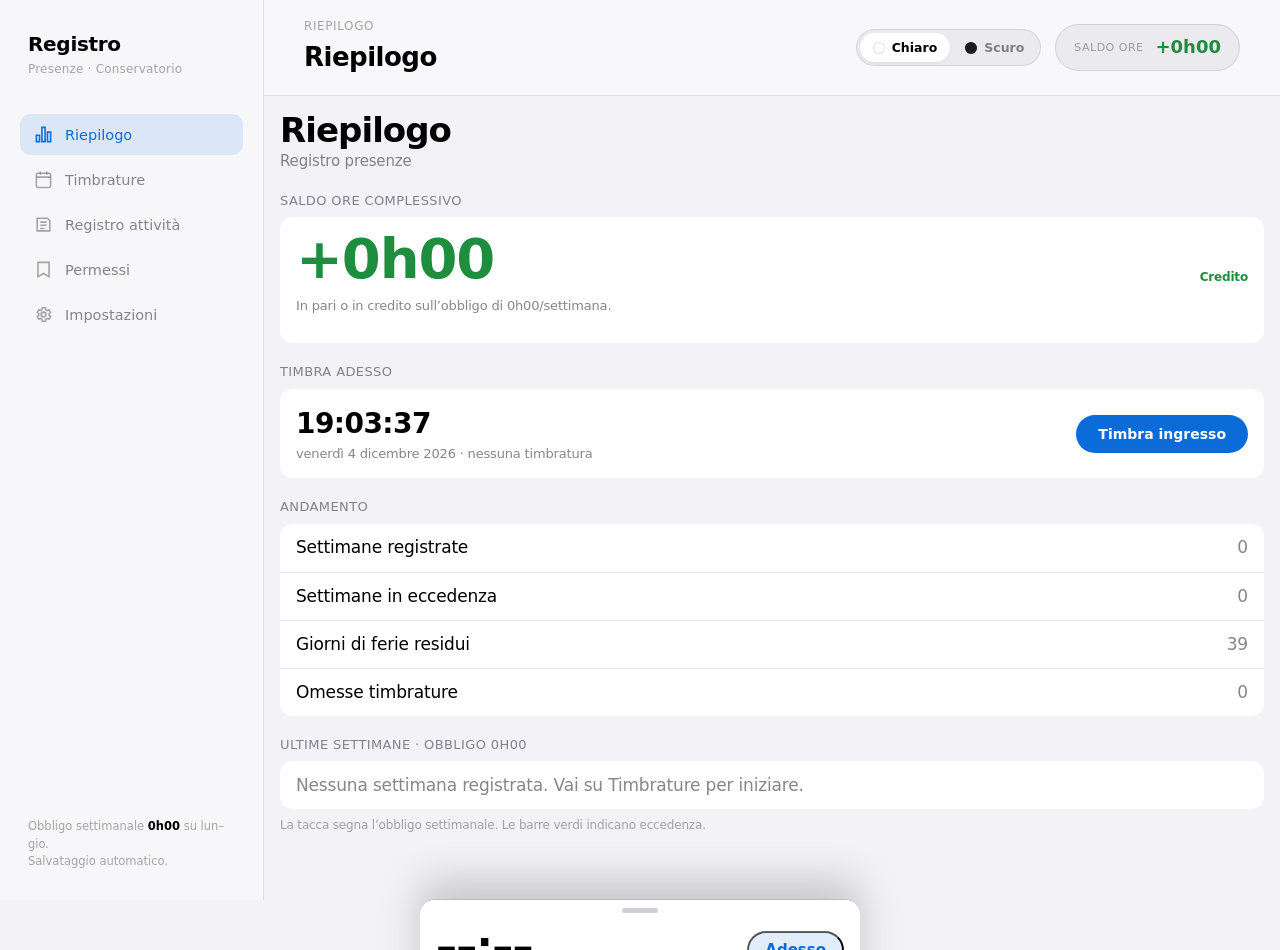
<file: registro-presenze.html>
<!DOCTYPE html>
<html lang="it">
<head>
<meta charset="utf-8">
<meta name="viewport" content="width=device-width, initial-scale=1, viewport-fit=cover">
<meta name="theme-color" content="#F2F2F7">
<title>Registro presenze · Conservatorio</title>
<style>
  *{box-sizing:border-box}
  html,body{margin:0;padding:0}
  html,body{margin:0;background:#F2F2F7}

  #appRoot{
    --sans:-apple-system,BlinkMacSystemFont,"SF Pro Text","Helvetica Neue",system-ui,"Segoe UI",Roboto,sans-serif;
    --mono:-apple-system,BlinkMacSystemFont,"SF Pro Display","SF Pro Text","Helvetica Neue",system-ui,sans-serif;
    --shadow:0 1px 3px rgba(0,0,0,.06);
    --shadow-lg:0 2px 6px rgba(20,20,30,.06),0 26px 64px -22px rgba(20,20,30,.32);
    background:var(--paper);color:var(--ink);font-family:var(--sans);
    -webkit-font-smoothing:antialiased;line-height:1.45;min-height:100vh;
  }
  #appRoot{--bar:rgba(249,249,251,.82)}
  #appRoot svg{stroke-width:2}


  #appRoot[data-theme="dark"]{
    --paper:#000000; --surface:#1C1C1E; --panel:#2C2C2E; --rest:#1C1C1E;
    --line:rgba(84,84,88,.5); --line-strong:rgba(84,84,88,.65);
    --ink:#FFFFFF; --ink-soft:rgba(235,235,245,.62); --muted:rgba(235,235,245,.42);
    --side-bg:rgba(28,28,30,.86); --bar:rgba(20,20,22,.8);
    --accent:#409CFF; --accent2:#5aa8ff; --accent-soft:rgba(64,156,255,.2);
    --grad:linear-gradient(135deg,var(--accent),var(--accent2));
    --pos:#30D158; --pos-soft:rgba(48,209,88,.2);
    --neg:#FF9F0A; --neg-soft:rgba(255,159,10,.2);
  }
  #appRoot[data-theme="light"]{
    --paper:#F2F2F7; --surface:#FFFFFF; --panel:#EAEAEF; --rest:#F2F2F7;
    --line:rgba(60,60,67,.13); --line-strong:rgba(60,60,67,.24);
    --ink:#000000; --ink-soft:rgba(60,60,67,.62); --muted:rgba(60,60,67,.45);
    --side-bg:rgba(249,249,251,.86); --bar:rgba(249,249,251,.82);
    --accent:#0B6CD9; --accent2:#3f93e6; --accent-soft:rgba(11,108,217,.12);
    --grad:linear-gradient(135deg,var(--accent),var(--accent2));
    --pos:#1E8E3E; --pos-soft:rgba(30,142,62,.14);
    --neg:#C2560A; --neg-soft:rgba(194,86,10,.14);
  }

  button{font-family:inherit;cursor:pointer}
  .mono{font-family:var(--mono);font-variant-numeric:tabular-nums}
  .app{display:flex;min-height:100vh}

  /* ---- Sidebar ---- */
  .side{width:264px;flex:none;background:var(--side-bg);color:var(--ink-soft);padding:30px 20px;display:flex;flex-direction:column;gap:6px;position:sticky;top:0;height:100vh;border-right:1px solid var(--line)}
  .brand{display:flex;flex-direction:column;gap:2px;margin-bottom:30px;padding:0 8px}
  .brand .mark{font-size:20px;font-weight:700;color:var(--ink);letter-spacing:-.3px}
  .brand .sub{font-size:12px;color:var(--muted);letter-spacing:.2px}
  .nav{display:flex;flex-direction:column;gap:4px}
  .nav button{display:flex;align-items:center;gap:12px;width:100%;text-align:left;background:none;border:0;color:var(--ink-soft);padding:11px 14px;border-radius:10px;font-size:14.5px;font-weight:500;transition:.15s}
  .nav button .ic{width:19px;height:19px;flex:none;opacity:.72}
  .nav button:hover{background:rgba(0,0,0,.045);color:var(--ink)}
  .nav button.active{background:var(--accent-soft);color:var(--accent)}
  .nav button.active .ic{opacity:1}
  .side-foot{margin-top:auto;padding:0 8px;font-size:11.5px;color:var(--muted);line-height:1.5}
  .side-foot b{color:var(--ink)}

  /* ---- Main ---- */
  .main{flex:1;min-width:0;display:flex;flex-direction:column}
  .topbar{display:flex;align-items:center;justify-content:space-between;gap:16px;padding:18px 40px;border-bottom:.5px solid var(--line);background:var(--bar);backdrop-filter:saturate(180%) blur(20px);-webkit-backdrop-filter:saturate(180%) blur(20px);position:sticky;top:0;z-index:20}
  .topbar h1{font-weight:700;font-size:26px;margin:0;letter-spacing:-.5px}
  .topbar .crumb{font-size:12px;color:var(--muted);margin-bottom:4px;letter-spacing:.6px;text-transform:uppercase}
  .topbar-right{display:flex;align-items:center;gap:14px;flex-wrap:wrap;justify-content:flex-end}
  .theme-switch{display:inline-flex;background:var(--panel);border:1px solid var(--line);border-radius:999px;padding:3px;gap:2px}
  .theme-switch button{border:0;background:none;padding:7px 13px;border-radius:999px;font-size:12.5px;font-weight:600;color:var(--ink-soft);display:flex;align-items:center;gap:7px}
  .theme-switch button .sw{width:12px;height:12px;border-radius:50%;display:inline-block;box-shadow:inset 0 0 0 1px rgba(0,0,0,.12)}
  .theme-switch button.active{background:var(--surface);color:var(--ink);box-shadow:var(--shadow)}
  .balance-chip{display:flex;align-items:center;gap:12px;background:var(--panel);border:1px solid var(--line);border-radius:999px;padding:9px 18px}
  .balance-chip .lab{font-size:11px;color:var(--muted);text-transform:uppercase;letter-spacing:.5px}
  .balance-chip .val{font-size:18px;font-weight:700}
  .pos{color:var(--pos)} .neg{color:var(--neg)}
  .content{padding:36px 40px 90px;max-width:1040px}

  /* ---- Cards / generic ---- */
  .card{background:var(--surface);border-radius:12px;box-shadow:var(--shadow)}
  .sec-h{font-size:19px;font-weight:700;margin:0 0 3px;letter-spacing:-.3px}
  .sec-d{font-size:13px;color:var(--muted);margin:0 0 18px}

  /* ---- Hero ---- */
  .hero{padding:36px 36px 30px;margin-bottom:24px;display:flex;flex-wrap:wrap;gap:36px;align-items:flex-start}
  .hero .big{flex:1;min-width:240px}
  .hero .eyebrow{font-size:11.5px;letter-spacing:.6px;text-transform:uppercase;color:var(--muted);margin-bottom:10px}
  .hero .figure{font-variant-numeric:tabular-nums;font-size:56px;font-weight:700;line-height:1;letter-spacing:-2px}
  .hero .note{font-size:13.5px;color:var(--ink-soft);margin-top:12px;max-width:340px}
  .stat-grid{display:grid;grid-template-columns:repeat(3,1fr);gap:12px;min-width:290px}
  .stat{background:var(--panel);border:1px solid var(--line);border-radius:12px;padding:16px 16px}
  .stat .n{font-family:var(--mono);font-size:24px;font-weight:800;line-height:1}
  .stat .l{font-size:11.5px;color:var(--muted);margin-top:7px;letter-spacing:.2px}
  .stat:nth-child(6n+1){background:#fdeee6;border-color:#f8ddcd}
  .stat:nth-child(6n+2){background:#e3f3ec;border-color:#cfeadd}
  .stat:nth-child(6n+3){background:#ece8fa;border-color:#ddd5f2}
  .stat:nth-child(6n+4){background:#e4f0fb;border-color:#d0e3f6}
  .stat:nth-child(6n+5){background:#fdf2d8;border-color:#f5e5be}
  .stat:nth-child(6n+6){background:#fce7ee;border-color:#f4d0de}

  .bars{padding:26px 30px;margin-bottom:24px}
  .bars-head{display:flex;justify-content:space-between;align-items:baseline;margin-bottom:20px}
  .barrow{display:grid;grid-template-columns:128px 1fr 92px;align-items:center;gap:14px;padding:8px 0;border-top:1px solid var(--line)}
  .barrow:first-of-type{border-top:0}
  .barrow .wk{font-size:12.5px;color:var(--ink-soft)}
  .barrow .track{position:relative;height:12px;background:var(--panel);border-radius:999px;overflow:hidden}
  .barrow .fill{position:absolute;inset:0 auto 0 0;background:var(--ink);border-radius:999px}
  .barrow .fill.over{background:var(--pos)}
  .barrow .goal{position:absolute;top:-3px;bottom:-3px;width:2px;background:var(--line-strong)}
  .barrow .res{font-family:var(--mono);font-size:13px;text-align:right;font-weight:500}

  /* ---- Week navigator ---- */
  .weeknav{display:flex;align-items:center;justify-content:space-between;gap:14px;margin-bottom:16px}
  .weeknav .arrows{display:flex;gap:8px}
  .iconbtn{width:40px;height:40px;border-radius:10px;border:1px solid var(--line);background:var(--surface);display:grid;place-items:center;color:var(--ink);font-size:17px}
  .iconbtn:hover{background:var(--panel)}
  .weeklabel{font-size:20px;font-weight:700;letter-spacing:-.3px}
  .weeklabel .yr{color:var(--muted);font-weight:400;font-size:14px;margin-left:8px}
  .wk-summary{display:flex;align-items:center;gap:18px;flex-wrap:wrap;background:var(--surface);border:1px solid var(--line);border-radius:12px;padding:13px 20px;margin-bottom:16px;box-shadow:var(--shadow)}
  .wk-summary .blk{display:flex;flex-direction:column}
  .wk-summary .blk .l{font-size:11px;text-transform:uppercase;letter-spacing:.4px;color:var(--muted)}
  .wk-summary .blk .v{font-family:var(--mono);font-size:17px;font-weight:700}
  .wk-summary .esito{margin-left:auto;font-size:13px;font-weight:600;padding:6px 14px;border-radius:999px}
  .auth-bar{display:flex;align-items:center;gap:11px;flex-wrap:wrap;background:var(--neg-soft);border:1px solid color-mix(in srgb,var(--neg) 20%,transparent);border-radius:11px;padding:12px 18px;margin:0 0 16px;font-size:13.5px;color:var(--ink-soft)}
  .auth-bar.done{background:var(--pos-soft);border-color:color-mix(in srgb,var(--pos) 20%,transparent)}
  .auth-bar .ab-sp{flex:1}
  .auth-bar .ab-txt b{color:var(--ink)}
  .auth-bar .ab-u{font-weight:600;margin-left:-4px}
  .auth-bar .btn{padding:8px 15px;font-size:13px}
  .auth-num{width:68px;font-family:var(--mono);font-size:15px;font-weight:600;text-align:center;border:1px solid var(--line-strong);border-radius:12px;padding:7px}
  .wk-actions{display:flex;align-items:center;gap:8px;flex-wrap:wrap;margin:-4px 0 16px;font-size:13px}
  .wk-actions .wa-lab{color:var(--muted);margin-right:4px}
  .study-in{background:var(--pos-soft)}
  .esito.ok{background:var(--panel);color:var(--ink-soft)}
  .esito.over{background:var(--pos-soft);color:var(--pos)}
  .esito.under{background:var(--neg-soft);color:var(--neg)}

  .day{display:grid;grid-template-columns:100px 1fr;border-top:1px solid var(--line);border-left:4px solid var(--dac,transparent)}
  .daylist .day:first-child{border-top:0}
  .day.rest{background:var(--rest)}
  .day .dcol{padding:14px 16px;display:flex;flex-direction:column;gap:2px;border-right:1px solid var(--line);justify-content:center}
  .day .dname{font-size:13px;font-weight:600;text-transform:capitalize}
  .day .ddate{font-family:var(--mono);font-size:12px;color:var(--muted)}
  .day.today{background:color-mix(in srgb,var(--accent-soft) 45%,var(--surface))}
  .day.today.rest{background:color-mix(in srgb,var(--accent-soft) 45%,var(--rest))}
  .today-pill{display:inline-block;font-size:9px;font-weight:700;text-transform:uppercase;letter-spacing:.4px;color:#fff;background:var(--grad);border-radius:999px;padding:2px 8px;margin-left:6px;vertical-align:middle}
  .tdur{font-family:var(--mono);font-size:11.5px;color:var(--muted);align-self:center;margin-left:2px}
  .study-chip{align-self:center;font-size:12px;color:var(--pos);background:var(--pos-soft);border:1px solid color-mix(in srgb,var(--pos) 25%,transparent);border-radius:10px;padding:5px 10px;white-space:nowrap}
  .study-chip b{font-family:var(--mono);font-weight:700}
  .wk-progress{flex-basis:100%;margin-top:4px}
  .wp-track{position:relative;height:7px;background:var(--panel);border-radius:999px;overflow:hidden}
  .wp-fill{position:absolute;inset:0 auto 0 0;background:var(--ink);border-radius:999px}
  .wp-fill.over{background:var(--pos)}
  .wp-goal{position:absolute;top:-2px;bottom:-2px;width:2px;background:var(--line-strong)}
  .wjump{position:relative;overflow:hidden}
  .wjump input[type=date]{position:absolute;inset:0;opacity:0;cursor:pointer;font-size:16px}
  .day .body{padding:14px 16px;display:flex;flex-wrap:wrap;gap:12px 16px;align-items:center}
  .day .total{margin-left:auto;font-family:var(--mono);font-weight:700;font-size:15px;text-align:right;min-width:70px}
  .day .total small{display:block;font-weight:400;font-size:10px;color:var(--muted);letter-spacing:.3px}
  .dayremove{font-size:12px;padding:4px 6px;order:99;margin-left:6px}
  .autobreak{flex-basis:100%;text-align:right;font-size:11.5px;color:var(--neg);font-weight:500;margin-top:-4px}
  .field{display:flex;flex-direction:column;gap:3px}
  .field label{font-size:9.5px;text-transform:uppercase;letter-spacing:.3px;color:var(--muted)}
  select,input[type=time],input[type=number],input[type=text],input[type=date]{font-family:inherit;font-size:14px;color:var(--ink);border:1px solid var(--line-strong);background:var(--surface);border-radius:10px;padding:9px 12px}
  select:focus,input:focus{outline:none;border-color:var(--accent);box-shadow:0 0 0 3px var(--accent-soft)}
  .day select{min-width:150px}
  .day input[type=time]{width:104px}
  .tinput{width:64px;text-align:center;font-family:var(--mono);font-size:15px;font-weight:500;letter-spacing:.5px;cursor:pointer;caret-color:transparent}
  .tinput::placeholder{letter-spacing:1px;color:#c2bdad}
  .tinput:focus{outline:none;border-color:var(--accent);box-shadow:0 0 0 3px var(--accent-soft)}
  .tsep{color:var(--muted);font-size:13px;align-self:center}

  /* tastierino orario */
  .kp{position:fixed;left:0;right:0;bottom:0;z-index:70;transform:translateY(115%);transition:transform .22s ease;pointer-events:none}
  .kp.show{transform:translateY(0);pointer-events:auto}
  .kp-sheet{background:var(--surface);border-top:1px solid var(--line);border-radius:10px 24px 0 0;box-shadow:0 -14px 44px -18px rgba(20,26,48,.4);padding:16px 16px calc(18px + env(safe-area-inset-bottom));max-width:440px;margin:0 auto}
  .kp-head{display:flex;align-items:center;justify-content:space-between;gap:12px;margin-bottom:14px}
  .kp-label{font-size:12px;color:var(--muted)}
  .kp-label b{display:block;color:var(--ink);font-size:13.5px;font-weight:600;text-transform:capitalize;margin-top:2px}
  .kp-display{font-size:32px;font-weight:700;letter-spacing:2px}
  .kp-tools{display:grid;grid-template-columns:repeat(3,1fr);gap:9px;margin-bottom:9px}
  .kp-tool{padding:11px 0;border:1px solid var(--line);background:var(--panel);border-radius:10px;font-size:13.5px;font-weight:600;color:var(--ink-soft)}
  .kp-tool:active{background:var(--line)}
  .kp-tool.kp-now{background:var(--pos-soft);color:var(--pos);border-color:transparent}
  .kp-grid{display:grid;grid-template-columns:repeat(3,1fr);gap:9px}
  .kp-grid button{font-family:var(--mono);font-size:21px;font-weight:600;padding:17px 0;border:1px solid var(--line);background:var(--surface);border-radius:11px;color:var(--ink)}
  .kp-grid button:active{background:var(--panel);transform:scale(.97)}
  .kp-grid .kp-act{font-family:var(--sans);font-size:16px;color:var(--ink-soft)}
  .kp-done{width:100%;margin-top:10px;padding:15px 0;border:0;background:var(--accent);color:#fff;border-radius:11px;font-size:15px;font-weight:600}
  .kp-done:active{filter:brightness(.93)}
  .content.kp-open{padding-bottom:340px}
  .day input.note{flex:1;min-width:130px}
  .times{display:flex;gap:10px;flex-wrap:wrap}
  .rest-tag{font-size:12.5px;color:var(--muted);font-style:italic}

  /* ---- Permessi ---- */
  .perm-grid{display:grid;grid-template-columns:repeat(2,1fr);gap:14px}
  .perm{background:var(--surface);border:1px solid var(--line);border-radius:13px;padding:18px 18px;box-shadow:var(--shadow)}
  .perm .top{display:flex;justify-content:space-between;align-items:baseline;gap:8px;margin-bottom:11px}
  .perm .name{font-weight:600;font-size:14.5px}
  .perm .unit{font-size:11px;color:var(--muted);text-transform:uppercase;letter-spacing:.4px}
  .perm .track{height:9px;background:var(--panel);border-radius:999px;overflow:hidden}
  .perm .fill{height:100%;background:var(--ink);border-radius:999px}
  .perm .fill.full{background:var(--neg)}
  .perm .nums{display:flex;justify-content:space-between;margin-top:10px;font-size:12.5px}
  .perm .nums .r{font-weight:600}
  .perm .nums .mono{font-family:var(--mono)}
  .perm-note{margin-top:7px;font-size:11px;color:var(--pos);font-weight:600;text-transform:uppercase;letter-spacing:.3px}

  /* ---- Impostazioni ---- */
  .setrow{display:flex;flex-wrap:wrap;gap:18px;align-items:flex-end;margin-bottom:22px}
  .sched{display:grid;grid-template-columns:repeat(7,1fr);gap:10px;margin:6px 0 4px}
  .sched .d{display:flex;flex-direction:column;gap:5px}
  .sched .d span{font-size:11px;text-transform:uppercase;letter-spacing:.3px;color:var(--muted);text-align:center}
  .sched .d input{text-align:center;padding:8px 4px}
  .schhead{display:grid;grid-template-columns:44px 78px 1fr 74px;gap:10px;align-items:center;padding:0 2px 6px;font-size:10.5px;text-transform:uppercase;letter-spacing:.3px;color:var(--muted)}
  .schhead span:nth-child(3){padding-left:2px}
  .schlist{display:flex;flex-direction:column}
  .schrow{display:grid;grid-template-columns:44px 78px 1fr 74px;gap:10px;align-items:center;padding:7px 2px;border-top:1px solid var(--line)}
  .schrow:first-child{border-top:0}
  .schd{font-size:13px;font-weight:600;text-transform:capitalize}
  .schog{display:flex;align-items:center;gap:5px}
  .schpz{display:flex;align-items:center;gap:4px}
  .schpzin{width:52px;text-align:center;font-family:var(--mono)}
  .schfg{display:flex;align-items:center;gap:6px}
  .schoro{display:inline-block;min-width:56px;text-align:center;font-family:var(--mono);font-size:13px;font-weight:700;color:var(--ink);background:var(--panel);border:1px solid var(--line);border-radius:9px;padding:7px 6px}
  .schu{font-size:12px;color:var(--muted)}
  .scht{flex:1;min-width:0;padding:7px 8px;font-family:var(--mono);font-size:13px}
  .scharr{color:var(--muted);font-size:12px}
  .saldo-edit{display:flex;align-items:center;gap:7px}
  .saldo-edit select{padding:9px 8px}
  .period{border:1px solid var(--line);border-radius:11px;padding:14px 16px;margin-bottom:12px;background:var(--panel)}
  .period-head{display:flex;align-items:flex-end;gap:14px;flex-wrap:wrap;margin-bottom:8px}
  .period-head .field{gap:4px}
  .period-sum{font-family:var(--mono);font-size:13px;font-weight:700;color:var(--ink)}
  .period-base{font-size:11.5px;color:var(--muted);text-transform:uppercase;letter-spacing:.3px}
  .period .schhead,.period .schrow{grid-template-columns:44px 78px 1fr 74px}
  .addperiod{font-size:13.5px;padding:9px 16px;margin-top:2px}
  .ent-table{width:100%;border-collapse:collapse;margin-top:8px}
  .ent-table th{font-size:11px;text-transform:uppercase;letter-spacing:.4px;color:var(--muted);text-align:left;font-weight:500;padding:6px 8px;border-bottom:1px solid var(--line)}
  .ent-table td{padding:5px 8px;border-bottom:1px solid var(--line);font-size:13.5px}
  .ent-table input{width:74px;padding:6px 8px}
  .ent-table select{padding:6px 8px;font-size:13px}
  .ent-table td:first-child{font-weight:500}
  .btn{border:0;background:var(--grad);color:#fff;padding:11px 22px;border-radius:999px;font-size:14px;font-weight:600}
  .btn:hover{filter:brightness(1.04)}
  .btn.ghost{background:var(--panel);color:var(--ink)}
  .btn.ghost:hover{background:var(--line);filter:none}
  .btn.danger{border:1px solid var(--neg);color:var(--neg);background:transparent}
  .btn.danger:hover{background:var(--neg-soft);filter:none}
  .btn.warn{border:1px solid #c99a3a;color:#9a6a12;background:transparent}
  .btn.warn:hover{background:#f7edd6;filter:none}
  .hint{font-size:12.5px;color:var(--muted);margin-top:5px}
  .divider{height:1px;background:var(--line);margin:28px 0}
  .share-wrap{display:flex;gap:18px;align-items:center;flex-wrap:wrap}
  .qr-box{width:180px;height:180px;flex:0 0 auto;background:#fff;border:1px solid var(--line);border-radius:10px;padding:10px;display:flex;align-items:center;justify-content:center}
  .qr-box svg{width:100%;height:100%;display:block}
  .share-side{flex:1;min-width:200px;display:flex;flex-direction:column;gap:8px;align-items:flex-start}
  .share-lbl{font-size:11px;text-transform:uppercase;letter-spacing:.4px;color:var(--muted)}
  .share-url{font-family:var(--mono);font-size:12.5px;word-break:break-all;background:var(--panel);border-radius:9px;padding:9px 11px;width:100%}
  .ok-chip{font-size:13px;font-weight:600;color:var(--pos);background:var(--pos-soft);border-radius:12px;padding:7px 14px}
  .toast{position:fixed;bottom:24px;left:50%;transform:translateX(-50%) translateY(20px);background:var(--ink);color:var(--surface);padding:12px 20px;border-radius:10px;font-size:13.5px;opacity:0;transition:.25s;pointer-events:none;z-index:50}
  .toast.show{opacity:1;transform:translateX(-50%) translateY(0)}

  /* ---- Timbratura ---- */
  .punch{display:flex;align-items:center;justify-content:space-between;gap:24px;flex-wrap:wrap;padding:22px 28px;margin-bottom:24px;background:linear-gradient(180deg,var(--surface),var(--panel))}
  .punch-date{font-size:12.5px;color:var(--muted);text-transform:capitalize;letter-spacing:.3px}
  .punch-clock{font-size:46px;font-weight:800;line-height:1;letter-spacing:-1.5px;margin-top:2px;background:var(--grad);-webkit-background-clip:text;background-clip:text;-webkit-text-fill-color:transparent}
  .punch-today{font-size:12.5px;color:var(--ink-soft);margin-top:8px}
  .punch-btn{font-size:16px;font-weight:600;padding:16px 28px;border-radius:999px;display:inline-flex;align-items:center;gap:11px}
  .punch-btn svg{width:19px;height:19px}
  .punch-btn:disabled{cursor:default;background:var(--panel);color:var(--muted);border:1px solid var(--line);filter:none}

  /* ---- Registro attività (calendario) ---- */
  .diary-intro{font-size:13px;color:var(--muted);margin:0 0 16px}
  .seg{display:inline-flex;background:var(--panel);border:1px solid var(--line);border-radius:10px;padding:4px;gap:2px;margin-bottom:18px}
  .seg button{border:0;background:none;padding:8px 16px;border-radius:10px;font-size:13.5px;font-weight:600;color:var(--ink-soft)}
  .seg button.active{background:var(--surface);color:var(--ink);box-shadow:var(--shadow)}

  .cal-wrap{overflow-x:auto;border:1px solid var(--line);border-radius:12px;background:var(--surface);box-shadow:var(--shadow)}
  .cal{min-width:660px;position:relative}
  .cal-head{display:grid;grid-template-columns:54px repeat(7,1fr);position:sticky;top:0;background:var(--surface);z-index:5;border-bottom:1px solid var(--line)}
  .cal-head .ch{padding:9px 4px;text-align:center;border-left:1px solid var(--line)}
  .cal-head .ch:first-child{border-left:0}
  .cal-head .dn{font-size:10.5px;text-transform:uppercase;letter-spacing:.4px;color:var(--muted)}
  .cal-head .dd{font-family:var(--mono);font-size:16px;font-weight:700;margin-top:2px}
  .cal-head .ch.today .dd{color:var(--accent)}
  .cal-body{display:grid;grid-template-columns:54px repeat(7,1fr)}
  .cal-gutter .hr{height:46px;position:relative}
  .cal-gutter .hr span{position:absolute;top:-7px;right:7px;font-family:var(--mono);font-size:10px;color:var(--muted)}
  .cal-col{position:relative;border-left:1px solid var(--line)}
  .cal-col.today{background:color-mix(in srgb,var(--accent-soft) 35%,var(--surface))}
  .cal-col .hr{height:46px;border-top:1px solid var(--line)}
  .cal-col .hr:first-child{border-top:0}
  .cal-band{position:absolute;left:0;right:0;pointer-events:none;z-index:1}
  .cal-band.pres{background:rgba(47,111,94,.13);border-top:2px solid rgba(47,111,94,.4);border-bottom:2px solid rgba(47,111,94,.4)}
  .cal-band.study{background:rgba(212,170,40,.20);border-top:2px solid rgba(190,140,20,.5);border-bottom:2px solid rgba(190,140,20,.5)}
  .lg-dot{display:inline-block;width:10px;height:10px;border-radius:3px;vertical-align:middle;margin:0 2px 0 6px}
  .lg-dot.pres{background:rgba(47,111,94,.35)}
  .lg-dot.study{background:rgba(212,170,40,.5)}
  .event{position:absolute;border-radius:9px;padding:3px 7px;overflow:hidden;cursor:grab;color:#fff;box-shadow:0 1px 3px rgba(20,26,48,.18);z-index:3;touch-action:none;user-select:none}
  .event.dragging,.event:active{cursor:grabbing}
  .event .et{font-weight:600;font-size:11.5px;white-space:nowrap;overflow:hidden;text-overflow:ellipsis}
  .event .eh{font-family:var(--mono);font-size:9.5px;opacity:.92}
  .event .rep{position:absolute;top:2px;right:4px;font-size:10px;opacity:.9}

  /* modale */
  .modal-bg{position:fixed;inset:0;background:rgba(20,26,48,.42);display:none;align-items:center;justify-content:center;z-index:60;padding:18px}
  .modal-bg.show{display:flex}
  .modal{background:var(--surface);border-radius:10px;width:100%;max-width:450px;box-shadow:var(--shadow-lg);max-height:92vh;overflow:auto}
  .modal h3{font-size:20px;font-weight:700;margin:0;padding:20px 22px 0;letter-spacing:-.3px}
  .modal .mbody{padding:15px 22px 4px;display:flex;flex-direction:column;gap:13px}
  .mfield{display:flex;flex-direction:column;gap:5px}
  .mfield label{font-size:11px;text-transform:uppercase;letter-spacing:.4px;color:var(--muted)}
  .mfield input,.mfield select,.mfield textarea{font-family:inherit;font-size:14px;border:1px solid var(--line-strong);border-radius:12px;padding:9px 11px;color:var(--ink);background:var(--surface);width:100%}
  .mfield textarea{resize:vertical;min-height:54px;line-height:1.5}
  .mfield input:focus,.mfield select:focus,.mfield textarea:focus{outline:none;border-color:var(--accent);box-shadow:0 0 0 3px var(--accent-soft)}
  .mrow{display:flex;gap:12px}.mrow .mfield{flex:1}
  .mcheck{display:flex;align-items:center;gap:9px;font-size:14px;font-weight:500}
  .mcheck input{width:17px;height:17px}
  .mnote{font-size:11.5px;color:var(--muted);margin:2px 0 0}
  .mfoot{display:flex;gap:10px;align-items:center;padding:14px 22px 20px}
  .mfoot .spacer{flex:1}

  /* persone & ore */
  .ppl-add{display:flex;gap:10px;flex-wrap:wrap;align-items:flex-end;margin-bottom:20px}
  .ppl{display:flex;flex-direction:column;gap:8px}
  .ppl-item{display:flex;align-items:center;gap:12px;padding:12px 15px;border:1px solid var(--line);border-radius:10px;background:var(--surface)}
  .dot{width:12px;height:12px;border-radius:50%;flex:none}
  .ppl-item .nm{font-weight:600;font-size:14px}
  .ppl-item .rl{font-size:11px;text-transform:uppercase;letter-spacing:.4px;color:var(--muted)}
  .ppl-item .sp{flex:1}
  .linkbtn{background:none;border:0;color:var(--ink-soft);font-size:13px;font-weight:600;padding:6px 9px;border-radius:9px}
  .linkbtn:hover{background:var(--panel)}
  .linkbtn.del{color:var(--neg)}
  .subh{font-size:12px;text-transform:uppercase;letter-spacing:.5px;color:var(--muted);margin:24px 0 6px}
  .hours-row{display:grid;grid-template-columns:1fr 96px;align-items:center;gap:16px;padding:13px 0;border-top:1px solid var(--line)}
  .hours-row:first-of-type{border-top:0}
  .who{display:flex;align-items:center;gap:11px;font-size:14.5px}
  .who-sub{font-size:11.5px;color:var(--muted);font-weight:400}
  .ppl-teacher{font-size:13px;padding:7px 9px;border:1px solid var(--line-strong);border-radius:12px;background:var(--surface);max-width:150px}
  .hbar{height:8px;background:var(--panel);border-radius:999px;overflow:hidden;margin:8px 0 4px}
  .hbar i{display:block;height:100%;border-radius:999px}
  .hours-row .meta{font-size:11.5px;color:var(--muted)}
  .hours-row .htot{font-family:var(--mono);font-weight:700;font-size:16px;text-align:right}

  /* ---- Mobile ---- */
  .mobnav{display:none}
  @media(max-width:820px){
    .app{flex-direction:column}
    .side{display:none}
    .mobnav{display:flex;position:fixed;bottom:0;left:0;right:0;top:auto;z-index:40;background:var(--bar);backdrop-filter:saturate(180%) blur(20px);-webkit-backdrop-filter:saturate(180%) blur(20px);border-top:.5px solid var(--line);padding:6px 4px calc(6px + env(safe-area-inset-bottom));gap:0}
    .mobnav button{flex:1;min-width:0;display:flex;flex-direction:column;align-items:center;gap:3px;background:none;border:0;color:var(--muted);padding:6px 2px;border-radius:12px;font-size:9.5px;font-weight:600;min-height:50px;letter-spacing:-.1px}
    .mobnav button svg{width:21px;height:21px}
    .mobnav button span{max-width:100%;overflow:hidden;text-overflow:ellipsis;white-space:nowrap}
    .mobnav button.active{color:var(--accent)}
    .topbar{padding:15px 18px;flex-wrap:wrap}
    .topbar h1{font-size:20px}
    .topbar-right{gap:10px}
    .theme-switch button{padding:7px 11px;font-size:12px}
    .content{padding:20px 16px 104px}
    .hero{padding:24px 20px}
    .stat-grid{grid-template-columns:repeat(3,1fr);min-width:0;width:100%}
    .perm-grid{grid-template-columns:1fr}
    .barrow{grid-template-columns:74px 1fr 72px;gap:8px}
    .sched{grid-template-columns:repeat(4,1fr)}
    .iconbtn{width:44px;height:44px}
    select,input[type=time],input[type=number],input[type=text],input[type=date]{font-size:16px;padding:11px 12px}
    .btn{padding:13px 20px}
    .linkbtn{padding:9px 11px}
    .seg button{padding:11px 16px}
    .card.daylist{background:transparent;border:0;box-shadow:none;border-radius:0}
    .daylist .day{display:block;border:1px solid var(--line);border-radius:12px;background:var(--surface);box-shadow:var(--shadow);margin-bottom:11px;overflow:hidden}
    .daylist .day.rest{background:var(--rest)}
    .day .dcol{flex-direction:row;align-items:baseline;gap:8px;border-right:0;border-bottom:1px solid var(--line);padding:12px 15px}
    .day .dcol .dname{font-size:15px}
    .day .dcol .ddate{margin-left:auto;font-size:13px}
    .day .body{padding:14px 15px;flex-direction:column;align-items:stretch;gap:14px}
    .day .field{width:100%}
    .day select{width:100%;min-width:0;min-height:46px}
    .day .times{gap:10px}
    .tinput{flex:1;width:auto;min-height:48px;font-size:18px}
    .day .note{width:100%;min-height:46px}
    .day .total{margin-left:0;text-align:left;display:flex;align-items:baseline;gap:8px;font-size:18px;padding-top:2px;border-top:1px solid var(--line)}
    .day .total small{display:inline;margin-left:0}
    .dayremove{flex-basis:auto;text-align:center;border:1px solid var(--line);border-radius:12px;padding:11px}
    .auth-bar,.wk-actions{margin-top:0}
    .wk-actions{gap:8px}
    .wk-actions .linkbtn{border:1px solid var(--line);border-radius:10px}
    .cal{min-width:600px}
    .toast{bottom:96px}
  }
  @media(prefers-reduced-motion:reduce){*{transition:none!important}}
  /* ============ PORT iOS (guscio Claude Design) — vista Timbrature ============ */
  #appRoot{
    --tint:var(--accent); --tint-weak:var(--accent-soft); --on-tint:#fff;
    --pos-weak:var(--pos-soft); --neg-weak:var(--neg-soft);
    --card:var(--surface); --card-2:var(--panel); --bg:var(--paper);
    --sep:var(--line); --fill:var(--panel); --fill-2:var(--line-strong);
    --ink-2:var(--ink-soft); --ink-3:var(--muted); --f:var(--sans); --f-num:var(--mono);
    --r-card:12px; --r-ctl:10px; --hit:44px; --gutter:16px;
    --s1:4px;--s2:8px;--s3:12px;--s4:16px;--s5:20px;--s6:28px;--s7:40px;
    --t-caption2:11px;--t-caption:12px;--t-footnote:13px;--t-sub:15px;--t-body:17px;--t-title3:20px;--t-title2:22px;--t-title1:28px;--t-large:34px;--t-hero:56px;
  }
  .content.bare{padding:0;max-width:none}
  .content.bare.kp-open{padding:0 0 360px}
  .ios{padding:8px 0 calc(96px + env(safe-area-inset-bottom));font-size:var(--t-body);line-height:1.35;letter-spacing:-.01em}
  .ios .num,.ios .mono{font-family:var(--f-num);font-variant-numeric:tabular-nums;letter-spacing:-.02em}
  .ios .muted{color:var(--ink-2)} .ios .pos{color:var(--pos)} .ios .neg{color:var(--neg)}
  .ios .hero-title{padding:8px var(--gutter) 12px;display:flex;align-items:flex-end;justify-content:space-between;gap:12px}
  .ios .large-title{font-size:var(--t-large);font-weight:700;line-height:1.1;letter-spacing:-.028em;margin:0}
  .ios .hero-title p{color:var(--ink-2);font-size:var(--t-sub);margin:2px 0 0}
  .ios .stack{display:flex;flex-direction:column;gap:20px;padding:8px 0 20px}
  .ios .card{background:var(--card);border-radius:var(--r-card);margin:0 var(--gutter);padding:16px;box-shadow:none;border:0}
  .ios .foot{font-size:var(--t-footnote)} .ios .sub{font-size:var(--t-sub)}
  .ios .badge{display:inline-flex;align-items:center;font-size:var(--t-caption);font-weight:600;background:transparent;color:var(--ink-2);white-space:nowrap;padding:0}
  .ios .badge--pos{color:var(--pos)}
  .ios .badge--neg{color:var(--neg)}
  .ios .badge--tint{color:var(--tint)}
  .ios .badge--today{color:var(--tint)}
  .ios .meter{position:relative;height:8px;background:var(--fill);border-radius:999px;display:block}
  .ios .meter__fill{position:absolute;inset:0 auto 0 0;background:var(--tint);border-radius:999px}
  .ios .meter__fill--pos{background:var(--pos)} .ios .meter__fill--neg{background:var(--neg)}
  .ios .meter__goal{position:absolute;top:-3px;bottom:-3px;width:2px;border-radius:2px;background:var(--ink);opacity:.55}
  .ios .navbtn{min-height:var(--hit);min-width:var(--hit);border-radius:999px;background:var(--fill);color:var(--ink);font-size:20px;font-weight:600;display:inline-flex;align-items:center;justify-content:center}
  .ios .navbtn:active{opacity:.5}
  .ios .wjump2{position:relative;overflow:hidden}
  .ios .wjump2 input{position:absolute;inset:0;opacity:0;cursor:pointer;font-size:16px}
  .ios .daylist{display:flex;flex-direction:column;gap:12px}
  .ios .day{background:var(--card);border-radius:var(--r-card);margin:0 var(--gutter);overflow:hidden}
  .ios .day--oggi{box-shadow:0 0 0 2px var(--tint)}
  .ios .day__head{display:flex;align-items:center;justify-content:space-between;gap:8px;padding:11px 16px;border-bottom:.5px solid var(--sep)}
  .ios .day__hl{display:flex;align-items:center;gap:10px;flex-wrap:wrap;min-width:0}
  .ios .day__kindline{width:3px;height:20px;border-radius:2px;background:var(--dac,var(--tint))}
  .ios .day__name{font-size:var(--t-body);font-weight:600;text-transform:capitalize}
  .ios .day__date{font-size:var(--t-sub);color:var(--ink-2);font-family:var(--f-num)}
  .ios .act-sel{border:0;background:var(--tint-weak);color:var(--tint);font-weight:600;font-size:var(--t-caption);border-radius:999px;padding:6px 10px;min-height:34px;max-width:150px;-webkit-appearance:none;appearance:none;text-align:center}
  .ios .day__body{padding:12px 16px;display:flex;flex-direction:column;gap:10px}
  .ios .punch{display:flex;align-items:center;gap:8px}
  .ios .input--time{background:var(--fill);border:0;border-radius:var(--r-ctl);min-height:var(--hit);min-width:88px;font-family:var(--f-num);font-variant-numeric:tabular-nums;font-weight:500;font-size:var(--t-body);text-align:center;color:var(--ink)}
  .ios .input--time.is-empty{color:var(--ink-3)}
  .ios .input--time.is-active{box-shadow:inset 0 0 0 2px var(--tint);color:var(--tint)}
  .ios .punch__arrow{color:var(--ink-3)}
  .ios .punch__dur{margin-left:auto;font-size:var(--t-footnote);color:var(--ink-2);font-family:var(--f-num)}
  .ios .note{width:100%;background:var(--fill);border:0;border-radius:var(--r-ctl);min-height:40px;padding:10px 12px;font-size:var(--t-sub);color:var(--ink)}
  .ios .note::placeholder{color:var(--ink-3)}
  .ios .day__foot{display:flex;align-items:center;justify-content:space-between;gap:8px;padding-top:12px;border-top:.5px solid var(--sep)}
  .ios .day__total{font-size:var(--t-title3);font-weight:600;font-family:var(--f-num);font-variant-numeric:tabular-nums}
  .ios .day__total small{display:block;font-size:var(--t-caption2);color:var(--ink-2);font-weight:400;font-family:var(--f);text-align:right}
  .ios .day__note{font-size:var(--t-caption);color:var(--neg);text-align:right}
  .ios .phfield{display:flex;align-items:center;gap:8px;font-size:var(--t-sub)}
  .ios .phield input{width:90px}
  .ios .day--riposo{display:flex;align-items:center;justify-content:space-between;gap:8px;padding:13px 16px;background:transparent;box-shadow:inset 0 0 0 .5px var(--sep)}
  .ios .day__leaverow{display:flex;align-items:center;justify-content:space-between;gap:8px}
  .ios .linkrow{display:flex;align-items:center;gap:14px;flex-wrap:wrap;font-size:var(--t-sub)}
  .ios .ilink{display:inline-flex;align-items:center;gap:5px;min-height:34px;padding:7px 15px;border-radius:999px;background:var(--tint-weak);color:var(--tint);font-weight:600;font-size:14px}
  .ios .idanger{display:inline-flex;align-items:center;gap:5px;min-height:34px;padding:7px 15px;border-radius:999px;background:var(--neg-weak);color:var(--neg);font-weight:600;font-size:14px}
  .ios .ilink:active,.ios .idanger:active,.ios .ios-btn:active{opacity:.55}
  .ios .authbox{background:var(--card);border-radius:var(--r-card);margin:0 var(--gutter);padding:14px 16px;display:flex;align-items:center;gap:10px;flex-wrap:wrap;font-size:var(--t-sub)}
  .ios .authbox input{width:60px;background:var(--fill);border:0;border-radius:8px;min-height:38px;text-align:center;font-family:var(--f-num)}
  .ios .ios-btn{min-height:40px;padding:9px 16px;border-radius:999px;background:var(--tint);color:#fff;font-weight:600;font-size:var(--t-sub)}
  .ios .esito-badge{align-self:center}
  .ios .group-header{font-size:13px;color:var(--ink-2);text-transform:uppercase;letter-spacing:.03em;margin:0 var(--gutter) 8px}
  .ios .group{background:var(--card);border-radius:var(--r-card);margin:0 var(--gutter);overflow:hidden}
  .ios .row{display:flex;align-items:center;justify-content:space-between;gap:12px;min-height:48px;padding:11px 16px;border-top:.5px solid var(--sep)}
  .ios .row:first-child{border-top:0}
  .ios .row__label{font-size:var(--t-body)}
  .ios .row__value{font-size:var(--t-body);color:var(--ink-2);font-family:var(--f-num);font-variant-numeric:tabular-nums}
  .ios .weekrow{display:grid;grid-template-columns:52px 1fr auto;align-items:center;gap:12px;min-height:44px;padding:9px 16px;border-top:.5px solid var(--sep)}
  .ios .weekrow:first-child{border-top:0}
  .ios .weekrow__k{font-size:13px;color:var(--ink-2);font-family:var(--f-num)}
  .ios .weekrow__v{font-size:14px;font-weight:600;font-family:var(--f-num);text-align:right;min-width:56px}
  .ios .group-note{font-size:12px;color:var(--ink-3);margin:8px var(--gutter) 0}
  .ios .btn--filled{background:var(--tint);color:#fff;border:0}
  .ios .btn--pill{border-radius:999px}
  .ios .btn[disabled]{opacity:.4}

  /* foglio tastierino (stile iOS) */
  .kp-scrim{position:fixed;inset:0;z-index:60;background:rgba(0,0,0,.4);opacity:0;pointer-events:none;transition:opacity .25s}
  .kp-scrim.is-open{opacity:1;pointer-events:auto}
  .sheet2{position:fixed;left:0;right:0;bottom:0;z-index:70;background:var(--surface);
    border-radius:14px 14px 0 0;box-shadow:0 -1px 0 var(--line),0 -20px 40px rgba(0,0,0,.18);
    padding:8px 16px calc(20px + env(safe-area-inset-bottom));max-width:440px;margin:0 auto;
    transform:translateY(100%);transition:transform .32s cubic-bezier(.32,.72,0,1)}
  .sheet2.is-open{transform:none}
  .sheet2 .grab{width:36px;height:5px;border-radius:999px;background:var(--line-strong);margin:0 auto 12px}
  .sheet2 .kphead{display:flex;align-items:flex-end;justify-content:space-between;gap:12px;padding-bottom:12px;margin-bottom:16px;border-bottom:.5px solid var(--line)}
  .sheet2 .kplabel{font-size:13px;color:var(--ink-soft)}
  .sheet2 .kpval{font-size:42px;font-weight:600;font-family:var(--mono);font-variant-numeric:tabular-nums;line-height:1.05;letter-spacing:-.02em;color:var(--ink)}
  .sheet2 .kpnow{background:var(--accent-soft);color:var(--accent);border-radius:999px;padding:8px 16px;font-weight:600;font-size:15px}
  .sheet2 .kpgrid{display:grid;grid-template-columns:repeat(3,1fr);gap:12px}
  .sheet2 .kpgrid button{min-height:56px;border-radius:14px;background:var(--panel);font-size:26px;font-family:var(--mono);color:var(--ink)}
  .sheet2 .kpgrid button:active{background:var(--line-strong)}
  .sheet2 .kpgrid button.alt{background:transparent;font-family:var(--sans);font-size:15px;font-weight:500;color:var(--ink-soft)}
  .sheet2 .kpdone{width:100%;min-height:50px;margin-top:16px;border-radius:14px;background:var(--accent);color:#fff;font-weight:600;font-size:17px}
  /* ---- rifiniture mobile-first (iOS) ---- */
  .ios .punch{gap:8px}
  .ios .input--time{flex:1 1 0;min-width:0;padding-left:6px;padding-right:6px}
  .ios .punch__arrow{flex:0 0 auto}
  .ios .punch__dur{flex:0 0 auto;margin-left:2px;white-space:nowrap}
  .ios .act-sel{max-width:46%}
  .ios .day__head{flex-wrap:wrap;row-gap:6px}
  @media(max-width:820px){
    .topbar{padding:calc(9px + env(safe-area-inset-top)) 16px 9px}
    .topbar h1{font-size:18px;letter-spacing:-.3px}
    .topbar .crumb{display:none}
    .ios{padding-top:4px}
    .ios .hero-title{flex-wrap:wrap;row-gap:8px}
    .ios .large-title{font-size:30px}
    .ios .navbtn{min-width:40px;min-height:40px;font-size:19px}
    .ios .card,.ios .group,.ios .day,.ios .group-header,.ios .group-note,.ios .authbox,.ios .hero-title,.ios .linkrow{margin-left:12px;margin-right:12px}
    .ios .hero-title{padding-left:0;padding-right:0}
  }
</style>
</head>
<body>
<div id="appRoot" data-theme="light">
  <div class="app">
    <aside class="side">
      <div class="brand">
        <div class="mark">Registro</div>
        <div class="sub">Presenze · Conservatorio</div>
      </div>
      <nav class="nav" id="nav">
        <button data-v="riepilogo" class="active"><svg class="ic" viewBox="0 0 24 24" fill="none" stroke="currentColor"><path d="M3 13h4v8H3zM10 3h4v18h-4zM17 9h4v12h-4z"></path></svg>Riepilogo</button>
        <button data-v="registro"><svg class="ic" viewBox="0 0 24 24" fill="none" stroke="currentColor"><rect x="3" y="4" width="18" height="18" rx="2"></rect><path d="M3 9h18M8 2v4M16 2v4"></path></svg>Timbrature</button>
        <button data-v="attivita"><svg class="ic" viewBox="0 0 24 24" fill="none" stroke="currentColor"><path d="M4 4h13l3 3v13H4z"></path><path d="M8 9h8M8 13h8M8 17h5"></path></svg>Registro attività</button>
        <button data-v="permessi"><svg class="ic" viewBox="0 0 24 24" fill="none" stroke="currentColor"><path d="M5 3h14v18l-7-4-7 4z"></path></svg>Permessi</button>
        <button data-v="impostazioni"><svg class="ic" viewBox="0 0 24 24" fill="none" stroke="currentColor"><circle cx="12" cy="12" r="3"></circle><path d="M19 12a7 7 0 0 0-.1-1l2-1.6-2-3.4-2.4 1a7 7 0 0 0-1.7-1l-.3-2.5h-4l-.3 2.5a7 7 0 0 0-1.7 1l-2.4-1-2 3.4 2 1.6a7 7 0 0 0 0 2l-2 1.6 2 3.4 2.4-1a7 7 0 0 0 1.7 1l.3 2.5h4l.3-2.5a7 7 0 0 0 1.7-1l2.4 1 2-3.4-2-1.6c.07-.33.1-.66.1-1z"></path></svg>Impostazioni</button>
      </nav>
      <div class="side-foot">Obbligo settimanale <b id="footObl">24h</b> su lun–gio.<br>Salvataggio automatico.</div>
    </aside>

    <nav class="mobnav" id="mobnav">
      <button data-v="riepilogo" class="active"><svg viewBox="0 0 24 24" fill="none" stroke="currentColor"><path d="M3 13h4v8H3zM10 3h4v18h-4zM17 9h4v12h-4z"></path></svg><span>Riepilogo</span></button>
      <button data-v="registro"><svg viewBox="0 0 24 24" fill="none" stroke="currentColor"><rect x="3" y="4" width="18" height="18" rx="2"></rect><path d="M3 9h18M8 2v4M16 2v4"></path></svg><span>Timbrature</span></button>
      <button data-v="attivita"><svg viewBox="0 0 24 24" fill="none" stroke="currentColor"><path d="M4 4h13l3 3v13H4z"></path><path d="M8 9h8M8 13h8M8 17h5"></path></svg><span>Attività</span></button>
      <button data-v="permessi"><svg viewBox="0 0 24 24" fill="none" stroke="currentColor"><path d="M5 3h14v18l-7-4-7 4z"></path></svg><span>Permessi</span></button>
      <button data-v="impostazioni"><svg viewBox="0 0 24 24" fill="none" stroke="currentColor"><circle cx="12" cy="12" r="3"></circle><path d="M19 12a7 7 0 0 0-.1-1l2-1.6-2-3.4-2.4 1a7 7 0 0 0-1.7-1l-.3-2.5h-4l-.3 2.5a7 7 0 0 0-1.7 1l-2.4-1-2 3.4 2 1.6a7 7 0 0 0 0 2l-2 1.6 2 3.4 2.4-1a7 7 0 0 0 1.7 1l.3 2.5h4l.3-2.5a7 7 0 0 0 1.7-1l2.4 1 2-3.4-2-1.6c.07-.33.1-.66.1-1z"></path></svg><span>Impostazioni</span></button>
    </nav>

    <div class="main">
      <header class="topbar">
        <div>
          <div class="crumb" id="crumb">Riepilogo</div>
          <h1 id="title">Riepilogo</h1>
        </div>
        <div class="topbar-right">
          <div class="theme-switch" id="themeSwitch">
            <button data-theme="light"><span class="sw" style="background:#ffffff"></span>Chiaro</button>
            <button data-theme="dark"><span class="sw" style="background:#1c1c1e"></span>Scuro</button>
          </div>

          <div class="balance-chip">
            <span class="lab">Saldo ore</span>
            <span class="val mono" id="chipBal">—</span>
          </div>
        </div>
      </header>
      <div class="content" id="view"></div>
    </div>
  </div>
  <div class="toast" id="toast"></div>
  <div class="modal-bg" id="modalBg"></div>
  <div class="kp-scrim" id="kpScrim"></div>
  <div class="sheet2" id="keypad" role="dialog" aria-label="Inserimento orario"></div>
</div>
<script>
/* qrcode-generator (MIT, Kazuhiko Arase) */
//---------------------------------------------------------------------
//
// QR Code Generator for JavaScript
//
// Copyright (c) 2009 Kazuhiko Arase
//
// URL: http://www.d-project.com/
//
// Licensed under the MIT license:
//  http://www.opensource.org/licenses/mit-license.php
//
// The word 'QR Code' is registered trademark of
// DENSO WAVE INCORPORATED
//  http://www.denso-wave.com/qrcode/faqpatent-e.html
//
//---------------------------------------------------------------------

var qrcode = function() {

  //---------------------------------------------------------------------
  // qrcode
  //---------------------------------------------------------------------

  /**
   * qrcode
   * @param typeNumber 1 to 40
   * @param errorCorrectionLevel 'L','M','Q','H'
   */
  var qrcode = function(typeNumber, errorCorrectionLevel) {

    var PAD0 = 0xEC;
    var PAD1 = 0x11;

    var _typeNumber = typeNumber;
    var _errorCorrectionLevel = QRErrorCorrectionLevel[errorCorrectionLevel];
    var _modules = null;
    var _moduleCount = 0;
    var _dataCache = null;
    var _dataList = [];

    var _this = {};

    var makeImpl = function(test, maskPattern) {

      _moduleCount = _typeNumber * 4 + 17;
      _modules = function(moduleCount) {
        var modules = new Array(moduleCount);
        for (var row = 0; row < moduleCount; row += 1) {
          modules[row] = new Array(moduleCount);
          for (var col = 0; col < moduleCount; col += 1) {
            modules[row][col] = null;
          }
        }
        return modules;
      }(_moduleCount);

      setupPositionProbePattern(0, 0);
      setupPositionProbePattern(_moduleCount - 7, 0);
      setupPositionProbePattern(0, _moduleCount - 7);
      setupPositionAdjustPattern();
      setupTimingPattern();
      setupTypeInfo(test, maskPattern);

      if (_typeNumber >= 7) {
        setupTypeNumber(test);
      }

      if (_dataCache == null) {
        _dataCache = createData(_typeNumber, _errorCorrectionLevel, _dataList);
      }

      mapData(_dataCache, maskPattern);
    };

    var setupPositionProbePattern = function(row, col) {

      for (var r = -1; r <= 7; r += 1) {

        if (row + r <= -1 || _moduleCount <= row + r) continue;

        for (var c = -1; c <= 7; c += 1) {

          if (col + c <= -1 || _moduleCount <= col + c) continue;

          if ( (0 <= r && r <= 6 && (c == 0 || c == 6) )
              || (0 <= c && c <= 6 && (r == 0 || r == 6) )
              || (2 <= r && r <= 4 && 2 <= c && c <= 4) ) {
            _modules[row + r][col + c] = true;
          } else {
            _modules[row + r][col + c] = false;
          }
        }
      }
    };

    var getBestMaskPattern = function() {

      var minLostPoint = 0;
      var pattern = 0;

      for (var i = 0; i < 8; i += 1) {

        makeImpl(true, i);

        var lostPoint = QRUtil.getLostPoint(_this);

        if (i == 0 || minLostPoint > lostPoint) {
          minLostPoint = lostPoint;
          pattern = i;
        }
      }

      return pattern;
    };

    var setupTimingPattern = function() {

      for (var r = 8; r < _moduleCount - 8; r += 1) {
        if (_modules[r][6] != null) {
          continue;
        }
        _modules[r][6] = (r % 2 == 0);
      }

      for (var c = 8; c < _moduleCount - 8; c += 1) {
        if (_modules[6][c] != null) {
          continue;
        }
        _modules[6][c] = (c % 2 == 0);
      }
    };

    var setupPositionAdjustPattern = function() {

      var pos = QRUtil.getPatternPosition(_typeNumber);

      for (var i = 0; i < pos.length; i += 1) {

        for (var j = 0; j < pos.length; j += 1) {

          var row = pos[i];
          var col = pos[j];

          if (_modules[row][col] != null) {
            continue;
          }

          for (var r = -2; r <= 2; r += 1) {

            for (var c = -2; c <= 2; c += 1) {

              if (r == -2 || r == 2 || c == -2 || c == 2
                  || (r == 0 && c == 0) ) {
                _modules[row + r][col + c] = true;
              } else {
                _modules[row + r][col + c] = false;
              }
            }
          }
        }
      }
    };

    var setupTypeNumber = function(test) {

      var bits = QRUtil.getBCHTypeNumber(_typeNumber);

      for (var i = 0; i < 18; i += 1) {
        var mod = (!test && ( (bits >> i) & 1) == 1);
        _modules[Math.floor(i / 3)][i % 3 + _moduleCount - 8 - 3] = mod;
      }

      for (var i = 0; i < 18; i += 1) {
        var mod = (!test && ( (bits >> i) & 1) == 1);
        _modules[i % 3 + _moduleCount - 8 - 3][Math.floor(i / 3)] = mod;
      }
    };

    var setupTypeInfo = function(test, maskPattern) {

      var data = (_errorCorrectionLevel << 3) | maskPattern;
      var bits = QRUtil.getBCHTypeInfo(data);

      // vertical
      for (var i = 0; i < 15; i += 1) {

        var mod = (!test && ( (bits >> i) & 1) == 1);

        if (i < 6) {
          _modules[i][8] = mod;
        } else if (i < 8) {
          _modules[i + 1][8] = mod;
        } else {
          _modules[_moduleCount - 15 + i][8] = mod;
        }
      }

      // horizontal
      for (var i = 0; i < 15; i += 1) {

        var mod = (!test && ( (bits >> i) & 1) == 1);

        if (i < 8) {
          _modules[8][_moduleCount - i - 1] = mod;
        } else if (i < 9) {
          _modules[8][15 - i - 1 + 1] = mod;
        } else {
          _modules[8][15 - i - 1] = mod;
        }
      }

      // fixed module
      _modules[_moduleCount - 8][8] = (!test);
    };

    var mapData = function(data, maskPattern) {

      var inc = -1;
      var row = _moduleCount - 1;
      var bitIndex = 7;
      var byteIndex = 0;
      var maskFunc = QRUtil.getMaskFunction(maskPattern);

      for (var col = _moduleCount - 1; col > 0; col -= 2) {

        if (col == 6) col -= 1;

        while (true) {

          for (var c = 0; c < 2; c += 1) {

            if (_modules[row][col - c] == null) {

              var dark = false;

              if (byteIndex < data.length) {
                dark = ( ( (data[byteIndex] >>> bitIndex) & 1) == 1);
              }

              var mask = maskFunc(row, col - c);

              if (mask) {
                dark = !dark;
              }

              _modules[row][col - c] = dark;
              bitIndex -= 1;

              if (bitIndex == -1) {
                byteIndex += 1;
                bitIndex = 7;
              }
            }
          }

          row += inc;

          if (row < 0 || _moduleCount <= row) {
            row -= inc;
            inc = -inc;
            break;
          }
        }
      }
    };

    var createBytes = function(buffer, rsBlocks) {

      var offset = 0;

      var maxDcCount = 0;
      var maxEcCount = 0;

      var dcdata = new Array(rsBlocks.length);
      var ecdata = new Array(rsBlocks.length);

      for (var r = 0; r < rsBlocks.length; r += 1) {

        var dcCount = rsBlocks[r].dataCount;
        var ecCount = rsBlocks[r].totalCount - dcCount;

        maxDcCount = Math.max(maxDcCount, dcCount);
        maxEcCount = Math.max(maxEcCount, ecCount);

        dcdata[r] = new Array(dcCount);

        for (var i = 0; i < dcdata[r].length; i += 1) {
          dcdata[r][i] = 0xff & buffer.getBuffer()[i + offset];
        }
        offset += dcCount;

        var rsPoly = QRUtil.getErrorCorrectPolynomial(ecCount);
        var rawPoly = qrPolynomial(dcdata[r], rsPoly.getLength() - 1);

        var modPoly = rawPoly.mod(rsPoly);
        ecdata[r] = new Array(rsPoly.getLength() - 1);
        for (var i = 0; i < ecdata[r].length; i += 1) {
          var modIndex = i + modPoly.getLength() - ecdata[r].length;
          ecdata[r][i] = (modIndex >= 0)? modPoly.getAt(modIndex) : 0;
        }
      }

      var totalCodeCount = 0;
      for (var i = 0; i < rsBlocks.length; i += 1) {
        totalCodeCount += rsBlocks[i].totalCount;
      }

      var data = new Array(totalCodeCount);
      var index = 0;

      for (var i = 0; i < maxDcCount; i += 1) {
        for (var r = 0; r < rsBlocks.length; r += 1) {
          if (i < dcdata[r].length) {
            data[index] = dcdata[r][i];
            index += 1;
          }
        }
      }

      for (var i = 0; i < maxEcCount; i += 1) {
        for (var r = 0; r < rsBlocks.length; r += 1) {
          if (i < ecdata[r].length) {
            data[index] = ecdata[r][i];
            index += 1;
          }
        }
      }

      return data;
    };

    var createData = function(typeNumber, errorCorrectionLevel, dataList) {

      var rsBlocks = QRRSBlock.getRSBlocks(typeNumber, errorCorrectionLevel);

      var buffer = qrBitBuffer();

      for (var i = 0; i < dataList.length; i += 1) {
        var data = dataList[i];
        buffer.put(data.getMode(), 4);
        buffer.put(data.getLength(), QRUtil.getLengthInBits(data.getMode(), typeNumber) );
        data.write(buffer);
      }

      // calc num max data.
      var totalDataCount = 0;
      for (var i = 0; i < rsBlocks.length; i += 1) {
        totalDataCount += rsBlocks[i].dataCount;
      }

      if (buffer.getLengthInBits() > totalDataCount * 8) {
        throw 'code length overflow. ('
          + buffer.getLengthInBits()
          + '>'
          + totalDataCount * 8
          + ')';
      }

      // end code
      if (buffer.getLengthInBits() + 4 <= totalDataCount * 8) {
        buffer.put(0, 4);
      }

      // padding
      while (buffer.getLengthInBits() % 8 != 0) {
        buffer.putBit(false);
      }

      // padding
      while (true) {

        if (buffer.getLengthInBits() >= totalDataCount * 8) {
          break;
        }
        buffer.put(PAD0, 8);

        if (buffer.getLengthInBits() >= totalDataCount * 8) {
          break;
        }
        buffer.put(PAD1, 8);
      }

      return createBytes(buffer, rsBlocks);
    };

    _this.addData = function(data, mode) {

      mode = mode || 'Byte';

      var newData = null;

      switch(mode) {
      case 'Numeric' :
        newData = qrNumber(data);
        break;
      case 'Alphanumeric' :
        newData = qrAlphaNum(data);
        break;
      case 'Byte' :
        newData = qr8BitByte(data);
        break;
      case 'Kanji' :
        newData = qrKanji(data);
        break;
      default :
        throw 'mode:' + mode;
      }

      _dataList.push(newData);
      _dataCache = null;
    };

    _this.isDark = function(row, col) {
      if (row < 0 || _moduleCount <= row || col < 0 || _moduleCount <= col) {
        throw row + ',' + col;
      }
      return _modules[row][col];
    };

    _this.getModuleCount = function() {
      return _moduleCount;
    };

    _this.make = function() {
      if (_typeNumber < 1) {
        var typeNumber = 1;

        for (; typeNumber < 40; typeNumber++) {
          var rsBlocks = QRRSBlock.getRSBlocks(typeNumber, _errorCorrectionLevel);
          var buffer = qrBitBuffer();

          for (var i = 0; i < _dataList.length; i++) {
            var data = _dataList[i];
            buffer.put(data.getMode(), 4);
            buffer.put(data.getLength(), QRUtil.getLengthInBits(data.getMode(), typeNumber) );
            data.write(buffer);
          }

          var totalDataCount = 0;
          for (var i = 0; i < rsBlocks.length; i++) {
            totalDataCount += rsBlocks[i].dataCount;
          }

          if (buffer.getLengthInBits() <= totalDataCount * 8) {
            break;
          }
        }

        _typeNumber = typeNumber;
      }

      makeImpl(false, getBestMaskPattern() );
    };

    _this.createTableTag = function(cellSize, margin) {

      cellSize = cellSize || 2;
      margin = (typeof margin == 'undefined')? cellSize * 4 : margin;

      var qrHtml = '';

      qrHtml += '<table style="';
      qrHtml += ' border-width: 0px; border-style: none;';
      qrHtml += ' border-collapse: collapse;';
      qrHtml += ' padding: 0px; margin: ' + margin + 'px;';
      qrHtml += '">';
      qrHtml += '<tbody>';

      for (var r = 0; r < _this.getModuleCount(); r += 1) {

        qrHtml += '<tr>';

        for (var c = 0; c < _this.getModuleCount(); c += 1) {
          qrHtml += '<td style="';
          qrHtml += ' border-width: 0px; border-style: none;';
          qrHtml += ' border-collapse: collapse;';
          qrHtml += ' padding: 0px; margin: 0px;';
          qrHtml += ' width: ' + cellSize + 'px;';
          qrHtml += ' height: ' + cellSize + 'px;';
          qrHtml += ' background-color: ';
          qrHtml += _this.isDark(r, c)? '#000000' : '#ffffff';
          qrHtml += ';';
          qrHtml += '"/>';
        }

        qrHtml += '</tr>';
      }

      qrHtml += '</tbody>';
      qrHtml += '</table>';

      return qrHtml;
    };

    _this.createSvgTag = function(cellSize, margin, alt, title) {

      var opts = {};
      if (typeof arguments[0] == 'object') {
        // Called by options.
        opts = arguments[0];
        // overwrite cellSize and margin.
        cellSize = opts.cellSize;
        margin = opts.margin;
        alt = opts.alt;
        title = opts.title;
      }

      cellSize = cellSize || 2;
      margin = (typeof margin == 'undefined')? cellSize * 4 : margin;

      // Compose alt property surrogate
      alt = (typeof alt === 'string') ? {text: alt} : alt || {};
      alt.text = alt.text || null;
      alt.id = (alt.text) ? alt.id || 'qrcode-description' : null;

      // Compose title property surrogate
      title = (typeof title === 'string') ? {text: title} : title || {};
      title.text = title.text || null;
      title.id = (title.text) ? title.id || 'qrcode-title' : null;

      var size = _this.getModuleCount() * cellSize + margin * 2;
      var c, mc, r, mr, qrSvg='', rect;

      rect = 'l' + cellSize + ',0 0,' + cellSize +
        ' -' + cellSize + ',0 0,-' + cellSize + 'z ';

      qrSvg += '<svg version="1.1" xmlns="http://www.w3.org/2000/svg"';
      qrSvg += !opts.scalable ? ' width="' + size + 'px" height="' + size + 'px"' : '';
      qrSvg += ' viewBox="0 0 ' + size + ' ' + size + '" ';
      qrSvg += ' preserveAspectRatio="xMinYMin meet"';
      qrSvg += (title.text || alt.text) ? ' role="img" aria-labelledby="' +
          escapeXml([title.id, alt.id].join(' ').trim() ) + '"' : '';
      qrSvg += '>';
      qrSvg += (title.text) ? '<title id="' + escapeXml(title.id) + '">' +
          escapeXml(title.text) + '</title>' : '';
      qrSvg += (alt.text) ? '<description id="' + escapeXml(alt.id) + '">' +
          escapeXml(alt.text) + '</description>' : '';
      qrSvg += '<rect width="100%" height="100%" fill="white" cx="0" cy="0"/>';
      qrSvg += '<path d="';

      for (r = 0; r < _this.getModuleCount(); r += 1) {
        mr = r * cellSize + margin;
        for (c = 0; c < _this.getModuleCount(); c += 1) {
          if (_this.isDark(r, c) ) {
            mc = c*cellSize+margin;
            qrSvg += 'M' + mc + ',' + mr + rect;
          }
        }
      }

      qrSvg += '" stroke="transparent" fill="black"/>';
      qrSvg += '</svg>';

      return qrSvg;
    };

    _this.createDataURL = function(cellSize, margin) {

      cellSize = cellSize || 2;
      margin = (typeof margin == 'undefined')? cellSize * 4 : margin;

      var size = _this.getModuleCount() * cellSize + margin * 2;
      var min = margin;
      var max = size - margin;

      return createDataURL(size, size, function(x, y) {
        if (min <= x && x < max && min <= y && y < max) {
          var c = Math.floor( (x - min) / cellSize);
          var r = Math.floor( (y - min) / cellSize);
          return _this.isDark(r, c)? 0 : 1;
        } else {
          return 1;
        }
      } );
    };

    _this.createImgTag = function(cellSize, margin, alt) {

      cellSize = cellSize || 2;
      margin = (typeof margin == 'undefined')? cellSize * 4 : margin;

      var size = _this.getModuleCount() * cellSize + margin * 2;

      var img = '';
      img += '<img';
      img += '\u0020src="';
      img += _this.createDataURL(cellSize, margin);
      img += '"';
      img += '\u0020width="';
      img += size;
      img += '"';
      img += '\u0020height="';
      img += size;
      img += '"';
      if (alt) {
        img += '\u0020alt="';
        img += escapeXml(alt);
        img += '"';
      }
      img += '/>';

      return img;
    };

    var escapeXml = function(s) {
      var escaped = '';
      for (var i = 0; i < s.length; i += 1) {
        var c = s.charAt(i);
        switch(c) {
        case '<': escaped += '&lt;'; break;
        case '>': escaped += '&gt;'; break;
        case '&': escaped += '&amp;'; break;
        case '"': escaped += '&quot;'; break;
        default : escaped += c; break;
        }
      }
      return escaped;
    };

    var _createHalfASCII = function(margin) {
      var cellSize = 1;
      margin = (typeof margin == 'undefined')? cellSize * 2 : margin;

      var size = _this.getModuleCount() * cellSize + margin * 2;
      var min = margin;
      var max = size - margin;

      var y, x, r1, r2, p;

      var blocks = {
        '██': '█',
        '█ ': '▀',
        ' █': '▄',
        '  ': ' '
      };

      var blocksLastLineNoMargin = {
        '██': '▀',
        '█ ': '▀',
        ' █': ' ',
        '  ': ' '
      };

      var ascii = '';
      for (y = 0; y < size; y += 2) {
        r1 = Math.floor((y - min) / cellSize);
        r2 = Math.floor((y + 1 - min) / cellSize);
        for (x = 0; x < size; x += 1) {
          p = '█';

          if (min <= x && x < max && min <= y && y < max && _this.isDark(r1, Math.floor((x - min) / cellSize))) {
            p = ' ';
          }

          if (min <= x && x < max && min <= y+1 && y+1 < max && _this.isDark(r2, Math.floor((x - min) / cellSize))) {
            p += ' ';
          }
          else {
            p += '█';
          }

          // Output 2 characters per pixel, to create full square. 1 character per pixels gives only half width of square.
          ascii += (margin < 1 && y+1 >= max) ? blocksLastLineNoMargin[p] : blocks[p];
        }

        ascii += '\n';
      }

      if (size % 2 && margin > 0) {
        return ascii.substring(0, ascii.length - size - 1) + Array(size+1).join('▀');
      }

      return ascii.substring(0, ascii.length-1);
    };

    _this.createASCII = function(cellSize, margin) {
      cellSize = cellSize || 1;

      if (cellSize < 2) {
        return _createHalfASCII(margin);
      }

      cellSize -= 1;
      margin = (typeof margin == 'undefined')? cellSize * 2 : margin;

      var size = _this.getModuleCount() * cellSize + margin * 2;
      var min = margin;
      var max = size - margin;

      var y, x, r, p;

      var white = Array(cellSize+1).join('██');
      var black = Array(cellSize+1).join('  ');

      var ascii = '';
      var line = '';
      for (y = 0; y < size; y += 1) {
        r = Math.floor( (y - min) / cellSize);
        line = '';
        for (x = 0; x < size; x += 1) {
          p = 1;

          if (min <= x && x < max && min <= y && y < max && _this.isDark(r, Math.floor((x - min) / cellSize))) {
            p = 0;
          }

          // Output 2 characters per pixel, to create full square. 1 character per pixels gives only half width of square.
          line += p ? white : black;
        }

        for (r = 0; r < cellSize; r += 1) {
          ascii += line + '\n';
        }
      }

      return ascii.substring(0, ascii.length-1);
    };

    _this.renderTo2dContext = function(context, cellSize) {
      cellSize = cellSize || 2;
      var length = _this.getModuleCount();
      for (var row = 0; row < length; row++) {
        for (var col = 0; col < length; col++) {
          context.fillStyle = _this.isDark(row, col) ? 'black' : 'white';
          context.fillRect(col * cellSize, row * cellSize, cellSize, cellSize);
        }
      }
    }

    return _this;
  };

  //---------------------------------------------------------------------
  // qrcode.stringToBytes
  //---------------------------------------------------------------------

  qrcode.stringToBytesFuncs = {
    'default' : function(s) {
      var bytes = [];
      for (var i = 0; i < s.length; i += 1) {
        var c = s.charCodeAt(i);
        bytes.push(c & 0xff);
      }
      return bytes;
    }
  };

  qrcode.stringToBytes = qrcode.stringToBytesFuncs['default'];

  //---------------------------------------------------------------------
  // qrcode.createStringToBytes
  //---------------------------------------------------------------------

  /**
   * @param unicodeData base64 string of byte array.
   * [16bit Unicode],[16bit Bytes], ...
   * @param numChars
   */
  qrcode.createStringToBytes = function(unicodeData, numChars) {

    // create conversion map.

    var unicodeMap = function() {

      var bin = base64DecodeInputStream(unicodeData);
      var read = function() {
        var b = bin.read();
        if (b == -1) throw 'eof';
        return b;
      };

      var count = 0;
      var unicodeMap = {};
      while (true) {
        var b0 = bin.read();
        if (b0 == -1) break;
        var b1 = read();
        var b2 = read();
        var b3 = read();
        var k = String.fromCharCode( (b0 << 8) | b1);
        var v = (b2 << 8) | b3;
        unicodeMap[k] = v;
        count += 1;
      }
      if (count != numChars) {
        throw count + ' != ' + numChars;
      }

      return unicodeMap;
    }();

    var unknownChar = '?'.charCodeAt(0);

    return function(s) {
      var bytes = [];
      for (var i = 0; i < s.length; i += 1) {
        var c = s.charCodeAt(i);
        if (c < 128) {
          bytes.push(c);
        } else {
          var b = unicodeMap[s.charAt(i)];
          if (typeof b == 'number') {
            if ( (b & 0xff) == b) {
              // 1byte
              bytes.push(b);
            } else {
              // 2bytes
              bytes.push(b >>> 8);
              bytes.push(b & 0xff);
            }
          } else {
            bytes.push(unknownChar);
          }
        }
      }
      return bytes;
    };
  };

  //---------------------------------------------------------------------
  // QRMode
  //---------------------------------------------------------------------

  var QRMode = {
    MODE_NUMBER :    1 << 0,
    MODE_ALPHA_NUM : 1 << 1,
    MODE_8BIT_BYTE : 1 << 2,
    MODE_KANJI :     1 << 3
  };

  //---------------------------------------------------------------------
  // QRErrorCorrectionLevel
  //---------------------------------------------------------------------

  var QRErrorCorrectionLevel = {
    L : 1,
    M : 0,
    Q : 3,
    H : 2
  };

  //---------------------------------------------------------------------
  // QRMaskPattern
  //---------------------------------------------------------------------

  var QRMaskPattern = {
    PATTERN000 : 0,
    PATTERN001 : 1,
    PATTERN010 : 2,
    PATTERN011 : 3,
    PATTERN100 : 4,
    PATTERN101 : 5,
    PATTERN110 : 6,
    PATTERN111 : 7
  };

  //---------------------------------------------------------------------
  // QRUtil
  //---------------------------------------------------------------------

  var QRUtil = function() {

    var PATTERN_POSITION_TABLE = [
      [],
      [6, 18],
      [6, 22],
      [6, 26],
      [6, 30],
      [6, 34],
      [6, 22, 38],
      [6, 24, 42],
      [6, 26, 46],
      [6, 28, 50],
      [6, 30, 54],
      [6, 32, 58],
      [6, 34, 62],
      [6, 26, 46, 66],
      [6, 26, 48, 70],
      [6, 26, 50, 74],
      [6, 30, 54, 78],
      [6, 30, 56, 82],
      [6, 30, 58, 86],
      [6, 34, 62, 90],
      [6, 28, 50, 72, 94],
      [6, 26, 50, 74, 98],
      [6, 30, 54, 78, 102],
      [6, 28, 54, 80, 106],
      [6, 32, 58, 84, 110],
      [6, 30, 58, 86, 114],
      [6, 34, 62, 90, 118],
      [6, 26, 50, 74, 98, 122],
      [6, 30, 54, 78, 102, 126],
      [6, 26, 52, 78, 104, 130],
      [6, 30, 56, 82, 108, 134],
      [6, 34, 60, 86, 112, 138],
      [6, 30, 58, 86, 114, 142],
      [6, 34, 62, 90, 118, 146],
      [6, 30, 54, 78, 102, 126, 150],
      [6, 24, 50, 76, 102, 128, 154],
      [6, 28, 54, 80, 106, 132, 158],
      [6, 32, 58, 84, 110, 136, 162],
      [6, 26, 54, 82, 110, 138, 166],
      [6, 30, 58, 86, 114, 142, 170]
    ];
    var G15 = (1 << 10) | (1 << 8) | (1 << 5) | (1 << 4) | (1 << 2) | (1 << 1) | (1 << 0);
    var G18 = (1 << 12) | (1 << 11) | (1 << 10) | (1 << 9) | (1 << 8) | (1 << 5) | (1 << 2) | (1 << 0);
    var G15_MASK = (1 << 14) | (1 << 12) | (1 << 10) | (1 << 4) | (1 << 1);

    var _this = {};

    var getBCHDigit = function(data) {
      var digit = 0;
      while (data != 0) {
        digit += 1;
        data >>>= 1;
      }
      return digit;
    };

    _this.getBCHTypeInfo = function(data) {
      var d = data << 10;
      while (getBCHDigit(d) - getBCHDigit(G15) >= 0) {
        d ^= (G15 << (getBCHDigit(d) - getBCHDigit(G15) ) );
      }
      return ( (data << 10) | d) ^ G15_MASK;
    };

    _this.getBCHTypeNumber = function(data) {
      var d = data << 12;
      while (getBCHDigit(d) - getBCHDigit(G18) >= 0) {
        d ^= (G18 << (getBCHDigit(d) - getBCHDigit(G18) ) );
      }
      return (data << 12) | d;
    };

    _this.getPatternPosition = function(typeNumber) {
      return PATTERN_POSITION_TABLE[typeNumber - 1];
    };

    _this.getMaskFunction = function(maskPattern) {

      switch (maskPattern) {

      case QRMaskPattern.PATTERN000 :
        return function(i, j) { return (i + j) % 2 == 0; };
      case QRMaskPattern.PATTERN001 :
        return function(i, j) { return i % 2 == 0; };
      case QRMaskPattern.PATTERN010 :
        return function(i, j) { return j % 3 == 0; };
      case QRMaskPattern.PATTERN011 :
        return function(i, j) { return (i + j) % 3 == 0; };
      case QRMaskPattern.PATTERN100 :
        return function(i, j) { return (Math.floor(i / 2) + Math.floor(j / 3) ) % 2 == 0; };
      case QRMaskPattern.PATTERN101 :
        return function(i, j) { return (i * j) % 2 + (i * j) % 3 == 0; };
      case QRMaskPattern.PATTERN110 :
        return function(i, j) { return ( (i * j) % 2 + (i * j) % 3) % 2 == 0; };
      case QRMaskPattern.PATTERN111 :
        return function(i, j) { return ( (i * j) % 3 + (i + j) % 2) % 2 == 0; };

      default :
        throw 'bad maskPattern:' + maskPattern;
      }
    };

    _this.getErrorCorrectPolynomial = function(errorCorrectLength) {
      var a = qrPolynomial([1], 0);
      for (var i = 0; i < errorCorrectLength; i += 1) {
        a = a.multiply(qrPolynomial([1, QRMath.gexp(i)], 0) );
      }
      return a;
    };

    _this.getLengthInBits = function(mode, type) {

      if (1 <= type && type < 10) {

        // 1 - 9

        switch(mode) {
        case QRMode.MODE_NUMBER    : return 10;
        case QRMode.MODE_ALPHA_NUM : return 9;
        case QRMode.MODE_8BIT_BYTE : return 8;
        case QRMode.MODE_KANJI     : return 8;
        default :
          throw 'mode:' + mode;
        }

      } else if (type < 27) {

        // 10 - 26

        switch(mode) {
        case QRMode.MODE_NUMBER    : return 12;
        case QRMode.MODE_ALPHA_NUM : return 11;
        case QRMode.MODE_8BIT_BYTE : return 16;
        case QRMode.MODE_KANJI     : return 10;
        default :
          throw 'mode:' + mode;
        }

      } else if (type < 41) {

        // 27 - 40

        switch(mode) {
        case QRMode.MODE_NUMBER    : return 14;
        case QRMode.MODE_ALPHA_NUM : return 13;
        case QRMode.MODE_8BIT_BYTE : return 16;
        case QRMode.MODE_KANJI     : return 12;
        default :
          throw 'mode:' + mode;
        }

      } else {
        throw 'type:' + type;
      }
    };

    _this.getLostPoint = function(qrcode) {

      var moduleCount = qrcode.getModuleCount();

      var lostPoint = 0;

      // LEVEL1

      for (var row = 0; row < moduleCount; row += 1) {
        for (var col = 0; col < moduleCount; col += 1) {

          var sameCount = 0;
          var dark = qrcode.isDark(row, col);

          for (var r = -1; r <= 1; r += 1) {

            if (row + r < 0 || moduleCount <= row + r) {
              continue;
            }

            for (var c = -1; c <= 1; c += 1) {

              if (col + c < 0 || moduleCount <= col + c) {
                continue;
              }

              if (r == 0 && c == 0) {
                continue;
              }

              if (dark == qrcode.isDark(row + r, col + c) ) {
                sameCount += 1;
              }
            }
          }

          if (sameCount > 5) {
            lostPoint += (3 + sameCount - 5);
          }
        }
      };

      // LEVEL2

      for (var row = 0; row < moduleCount - 1; row += 1) {
        for (var col = 0; col < moduleCount - 1; col += 1) {
          var count = 0;
          if (qrcode.isDark(row, col) ) count += 1;
          if (qrcode.isDark(row + 1, col) ) count += 1;
          if (qrcode.isDark(row, col + 1) ) count += 1;
          if (qrcode.isDark(row + 1, col + 1) ) count += 1;
          if (count == 0 || count == 4) {
            lostPoint += 3;
          }
        }
      }

      // LEVEL3

      for (var row = 0; row < moduleCount; row += 1) {
        for (var col = 0; col < moduleCount - 6; col += 1) {
          if (qrcode.isDark(row, col)
              && !qrcode.isDark(row, col + 1)
              &&  qrcode.isDark(row, col + 2)
              &&  qrcode.isDark(row, col + 3)
              &&  qrcode.isDark(row, col + 4)
              && !qrcode.isDark(row, col + 5)
              &&  qrcode.isDark(row, col + 6) ) {
            lostPoint += 40;
          }
        }
      }

      for (var col = 0; col < moduleCount; col += 1) {
        for (var row = 0; row < moduleCount - 6; row += 1) {
          if (qrcode.isDark(row, col)
              && !qrcode.isDark(row + 1, col)
              &&  qrcode.isDark(row + 2, col)
              &&  qrcode.isDark(row + 3, col)
              &&  qrcode.isDark(row + 4, col)
              && !qrcode.isDark(row + 5, col)
              &&  qrcode.isDark(row + 6, col) ) {
            lostPoint += 40;
          }
        }
      }

      // LEVEL4

      var darkCount = 0;

      for (var col = 0; col < moduleCount; col += 1) {
        for (var row = 0; row < moduleCount; row += 1) {
          if (qrcode.isDark(row, col) ) {
            darkCount += 1;
          }
        }
      }

      var ratio = Math.abs(100 * darkCount / moduleCount / moduleCount - 50) / 5;
      lostPoint += ratio * 10;

      return lostPoint;
    };

    return _this;
  }();

  //---------------------------------------------------------------------
  // QRMath
  //---------------------------------------------------------------------

  var QRMath = function() {

    var EXP_TABLE = new Array(256);
    var LOG_TABLE = new Array(256);

    // initialize tables
    for (var i = 0; i < 8; i += 1) {
      EXP_TABLE[i] = 1 << i;
    }
    for (var i = 8; i < 256; i += 1) {
      EXP_TABLE[i] = EXP_TABLE[i - 4]
        ^ EXP_TABLE[i - 5]
        ^ EXP_TABLE[i - 6]
        ^ EXP_TABLE[i - 8];
    }
    for (var i = 0; i < 255; i += 1) {
      LOG_TABLE[EXP_TABLE[i] ] = i;
    }

    var _this = {};

    _this.glog = function(n) {

      if (n < 1) {
        throw 'glog(' + n + ')';
      }

      return LOG_TABLE[n];
    };

    _this.gexp = function(n) {

      while (n < 0) {
        n += 255;
      }

      while (n >= 256) {
        n -= 255;
      }

      return EXP_TABLE[n];
    };

    return _this;
  }();

  //---------------------------------------------------------------------
  // qrPolynomial
  //---------------------------------------------------------------------

  function qrPolynomial(num, shift) {

    if (typeof num.length == 'undefined') {
      throw num.length + '/' + shift;
    }

    var _num = function() {
      var offset = 0;
      while (offset < num.length && num[offset] == 0) {
        offset += 1;
      }
      var _num = new Array(num.length - offset + shift);
      for (var i = 0; i < num.length - offset; i += 1) {
        _num[i] = num[i + offset];
      }
      return _num;
    }();

    var _this = {};

    _this.getAt = function(index) {
      return _num[index];
    };

    _this.getLength = function() {
      return _num.length;
    };

    _this.multiply = function(e) {

      var num = new Array(_this.getLength() + e.getLength() - 1);

      for (var i = 0; i < _this.getLength(); i += 1) {
        for (var j = 0; j < e.getLength(); j += 1) {
          num[i + j] ^= QRMath.gexp(QRMath.glog(_this.getAt(i) ) + QRMath.glog(e.getAt(j) ) );
        }
      }

      return qrPolynomial(num, 0);
    };

    _this.mod = function(e) {

      if (_this.getLength() - e.getLength() < 0) {
        return _this;
      }

      var ratio = QRMath.glog(_this.getAt(0) ) - QRMath.glog(e.getAt(0) );

      var num = new Array(_this.getLength() );
      for (var i = 0; i < _this.getLength(); i += 1) {
        num[i] = _this.getAt(i);
      }

      for (var i = 0; i < e.getLength(); i += 1) {
        num[i] ^= QRMath.gexp(QRMath.glog(e.getAt(i) ) + ratio);
      }

      // recursive call
      return qrPolynomial(num, 0).mod(e);
    };

    return _this;
  };

  //---------------------------------------------------------------------
  // QRRSBlock
  //---------------------------------------------------------------------

  var QRRSBlock = function() {

    var RS_BLOCK_TABLE = [

      // L
      // M
      // Q
      // H

      // 1
      [1, 26, 19],
      [1, 26, 16],
      [1, 26, 13],
      [1, 26, 9],

      // 2
      [1, 44, 34],
      [1, 44, 28],
      [1, 44, 22],
      [1, 44, 16],

      // 3
      [1, 70, 55],
      [1, 70, 44],
      [2, 35, 17],
      [2, 35, 13],

      // 4
      [1, 100, 80],
      [2, 50, 32],
      [2, 50, 24],
      [4, 25, 9],

      // 5
      [1, 134, 108],
      [2, 67, 43],
      [2, 33, 15, 2, 34, 16],
      [2, 33, 11, 2, 34, 12],

      // 6
      [2, 86, 68],
      [4, 43, 27],
      [4, 43, 19],
      [4, 43, 15],

      // 7
      [2, 98, 78],
      [4, 49, 31],
      [2, 32, 14, 4, 33, 15],
      [4, 39, 13, 1, 40, 14],

      // 8
      [2, 121, 97],
      [2, 60, 38, 2, 61, 39],
      [4, 40, 18, 2, 41, 19],
      [4, 40, 14, 2, 41, 15],

      // 9
      [2, 146, 116],
      [3, 58, 36, 2, 59, 37],
      [4, 36, 16, 4, 37, 17],
      [4, 36, 12, 4, 37, 13],

      // 10
      [2, 86, 68, 2, 87, 69],
      [4, 69, 43, 1, 70, 44],
      [6, 43, 19, 2, 44, 20],
      [6, 43, 15, 2, 44, 16],

      // 11
      [4, 101, 81],
      [1, 80, 50, 4, 81, 51],
      [4, 50, 22, 4, 51, 23],
      [3, 36, 12, 8, 37, 13],

      // 12
      [2, 116, 92, 2, 117, 93],
      [6, 58, 36, 2, 59, 37],
      [4, 46, 20, 6, 47, 21],
      [7, 42, 14, 4, 43, 15],

      // 13
      [4, 133, 107],
      [8, 59, 37, 1, 60, 38],
      [8, 44, 20, 4, 45, 21],
      [12, 33, 11, 4, 34, 12],

      // 14
      [3, 145, 115, 1, 146, 116],
      [4, 64, 40, 5, 65, 41],
      [11, 36, 16, 5, 37, 17],
      [11, 36, 12, 5, 37, 13],

      // 15
      [5, 109, 87, 1, 110, 88],
      [5, 65, 41, 5, 66, 42],
      [5, 54, 24, 7, 55, 25],
      [11, 36, 12, 7, 37, 13],

      // 16
      [5, 122, 98, 1, 123, 99],
      [7, 73, 45, 3, 74, 46],
      [15, 43, 19, 2, 44, 20],
      [3, 45, 15, 13, 46, 16],

      // 17
      [1, 135, 107, 5, 136, 108],
      [10, 74, 46, 1, 75, 47],
      [1, 50, 22, 15, 51, 23],
      [2, 42, 14, 17, 43, 15],

      // 18
      [5, 150, 120, 1, 151, 121],
      [9, 69, 43, 4, 70, 44],
      [17, 50, 22, 1, 51, 23],
      [2, 42, 14, 19, 43, 15],

      // 19
      [3, 141, 113, 4, 142, 114],
      [3, 70, 44, 11, 71, 45],
      [17, 47, 21, 4, 48, 22],
      [9, 39, 13, 16, 40, 14],

      // 20
      [3, 135, 107, 5, 136, 108],
      [3, 67, 41, 13, 68, 42],
      [15, 54, 24, 5, 55, 25],
      [15, 43, 15, 10, 44, 16],

      // 21
      [4, 144, 116, 4, 145, 117],
      [17, 68, 42],
      [17, 50, 22, 6, 51, 23],
      [19, 46, 16, 6, 47, 17],

      // 22
      [2, 139, 111, 7, 140, 112],
      [17, 74, 46],
      [7, 54, 24, 16, 55, 25],
      [34, 37, 13],

      // 23
      [4, 151, 121, 5, 152, 122],
      [4, 75, 47, 14, 76, 48],
      [11, 54, 24, 14, 55, 25],
      [16, 45, 15, 14, 46, 16],

      // 24
      [6, 147, 117, 4, 148, 118],
      [6, 73, 45, 14, 74, 46],
      [11, 54, 24, 16, 55, 25],
      [30, 46, 16, 2, 47, 17],

      // 25
      [8, 132, 106, 4, 133, 107],
      [8, 75, 47, 13, 76, 48],
      [7, 54, 24, 22, 55, 25],
      [22, 45, 15, 13, 46, 16],

      // 26
      [10, 142, 114, 2, 143, 115],
      [19, 74, 46, 4, 75, 47],
      [28, 50, 22, 6, 51, 23],
      [33, 46, 16, 4, 47, 17],

      // 27
      [8, 152, 122, 4, 153, 123],
      [22, 73, 45, 3, 74, 46],
      [8, 53, 23, 26, 54, 24],
      [12, 45, 15, 28, 46, 16],

      // 28
      [3, 147, 117, 10, 148, 118],
      [3, 73, 45, 23, 74, 46],
      [4, 54, 24, 31, 55, 25],
      [11, 45, 15, 31, 46, 16],

      // 29
      [7, 146, 116, 7, 147, 117],
      [21, 73, 45, 7, 74, 46],
      [1, 53, 23, 37, 54, 24],
      [19, 45, 15, 26, 46, 16],

      // 30
      [5, 145, 115, 10, 146, 116],
      [19, 75, 47, 10, 76, 48],
      [15, 54, 24, 25, 55, 25],
      [23, 45, 15, 25, 46, 16],

      // 31
      [13, 145, 115, 3, 146, 116],
      [2, 74, 46, 29, 75, 47],
      [42, 54, 24, 1, 55, 25],
      [23, 45, 15, 28, 46, 16],

      // 32
      [17, 145, 115],
      [10, 74, 46, 23, 75, 47],
      [10, 54, 24, 35, 55, 25],
      [19, 45, 15, 35, 46, 16],

      // 33
      [17, 145, 115, 1, 146, 116],
      [14, 74, 46, 21, 75, 47],
      [29, 54, 24, 19, 55, 25],
      [11, 45, 15, 46, 46, 16],

      // 34
      [13, 145, 115, 6, 146, 116],
      [14, 74, 46, 23, 75, 47],
      [44, 54, 24, 7, 55, 25],
      [59, 46, 16, 1, 47, 17],

      // 35
      [12, 151, 121, 7, 152, 122],
      [12, 75, 47, 26, 76, 48],
      [39, 54, 24, 14, 55, 25],
      [22, 45, 15, 41, 46, 16],

      // 36
      [6, 151, 121, 14, 152, 122],
      [6, 75, 47, 34, 76, 48],
      [46, 54, 24, 10, 55, 25],
      [2, 45, 15, 64, 46, 16],

      // 37
      [17, 152, 122, 4, 153, 123],
      [29, 74, 46, 14, 75, 47],
      [49, 54, 24, 10, 55, 25],
      [24, 45, 15, 46, 46, 16],

      // 38
      [4, 152, 122, 18, 153, 123],
      [13, 74, 46, 32, 75, 47],
      [48, 54, 24, 14, 55, 25],
      [42, 45, 15, 32, 46, 16],

      // 39
      [20, 147, 117, 4, 148, 118],
      [40, 75, 47, 7, 76, 48],
      [43, 54, 24, 22, 55, 25],
      [10, 45, 15, 67, 46, 16],

      // 40
      [19, 148, 118, 6, 149, 119],
      [18, 75, 47, 31, 76, 48],
      [34, 54, 24, 34, 55, 25],
      [20, 45, 15, 61, 46, 16]
    ];

    var qrRSBlock = function(totalCount, dataCount) {
      var _this = {};
      _this.totalCount = totalCount;
      _this.dataCount = dataCount;
      return _this;
    };

    var _this = {};

    var getRsBlockTable = function(typeNumber, errorCorrectionLevel) {

      switch(errorCorrectionLevel) {
      case QRErrorCorrectionLevel.L :
        return RS_BLOCK_TABLE[(typeNumber - 1) * 4 + 0];
      case QRErrorCorrectionLevel.M :
        return RS_BLOCK_TABLE[(typeNumber - 1) * 4 + 1];
      case QRErrorCorrectionLevel.Q :
        return RS_BLOCK_TABLE[(typeNumber - 1) * 4 + 2];
      case QRErrorCorrectionLevel.H :
        return RS_BLOCK_TABLE[(typeNumber - 1) * 4 + 3];
      default :
        return undefined;
      }
    };

    _this.getRSBlocks = function(typeNumber, errorCorrectionLevel) {

      var rsBlock = getRsBlockTable(typeNumber, errorCorrectionLevel);

      if (typeof rsBlock == 'undefined') {
        throw 'bad rs block @ typeNumber:' + typeNumber +
            '/errorCorrectionLevel:' + errorCorrectionLevel;
      }

      var length = rsBlock.length / 3;

      var list = [];

      for (var i = 0; i < length; i += 1) {

        var count = rsBlock[i * 3 + 0];
        var totalCount = rsBlock[i * 3 + 1];
        var dataCount = rsBlock[i * 3 + 2];

        for (var j = 0; j < count; j += 1) {
          list.push(qrRSBlock(totalCount, dataCount) );
        }
      }

      return list;
    };

    return _this;
  }();

  //---------------------------------------------------------------------
  // qrBitBuffer
  //---------------------------------------------------------------------

  var qrBitBuffer = function() {

    var _buffer = [];
    var _length = 0;

    var _this = {};

    _this.getBuffer = function() {
      return _buffer;
    };

    _this.getAt = function(index) {
      var bufIndex = Math.floor(index / 8);
      return ( (_buffer[bufIndex] >>> (7 - index % 8) ) & 1) == 1;
    };

    _this.put = function(num, length) {
      for (var i = 0; i < length; i += 1) {
        _this.putBit( ( (num >>> (length - i - 1) ) & 1) == 1);
      }
    };

    _this.getLengthInBits = function() {
      return _length;
    };

    _this.putBit = function(bit) {

      var bufIndex = Math.floor(_length / 8);
      if (_buffer.length <= bufIndex) {
        _buffer.push(0);
      }

      if (bit) {
        _buffer[bufIndex] |= (0x80 >>> (_length % 8) );
      }

      _length += 1;
    };

    return _this;
  };

  //---------------------------------------------------------------------
  // qrNumber
  //---------------------------------------------------------------------

  var qrNumber = function(data) {

    var _mode = QRMode.MODE_NUMBER;
    var _data = data;

    var _this = {};

    _this.getMode = function() {
      return _mode;
    };

    _this.getLength = function(buffer) {
      return _data.length;
    };

    _this.write = function(buffer) {

      var data = _data;

      var i = 0;

      while (i + 2 < data.length) {
        buffer.put(strToNum(data.substring(i, i + 3) ), 10);
        i += 3;
      }

      if (i < data.length) {
        if (data.length - i == 1) {
          buffer.put(strToNum(data.substring(i, i + 1) ), 4);
        } else if (data.length - i == 2) {
          buffer.put(strToNum(data.substring(i, i + 2) ), 7);
        }
      }
    };

    var strToNum = function(s) {
      var num = 0;
      for (var i = 0; i < s.length; i += 1) {
        num = num * 10 + chatToNum(s.charAt(i) );
      }
      return num;
    };

    var chatToNum = function(c) {
      if ('0' <= c && c <= '9') {
        return c.charCodeAt(0) - '0'.charCodeAt(0);
      }
      throw 'illegal char :' + c;
    };

    return _this;
  };

  //---------------------------------------------------------------------
  // qrAlphaNum
  //---------------------------------------------------------------------

  var qrAlphaNum = function(data) {

    var _mode = QRMode.MODE_ALPHA_NUM;
    var _data = data;

    var _this = {};

    _this.getMode = function() {
      return _mode;
    };

    _this.getLength = function(buffer) {
      return _data.length;
    };

    _this.write = function(buffer) {

      var s = _data;

      var i = 0;

      while (i + 1 < s.length) {
        buffer.put(
          getCode(s.charAt(i) ) * 45 +
          getCode(s.charAt(i + 1) ), 11);
        i += 2;
      }

      if (i < s.length) {
        buffer.put(getCode(s.charAt(i) ), 6);
      }
    };

    var getCode = function(c) {

      if ('0' <= c && c <= '9') {
        return c.charCodeAt(0) - '0'.charCodeAt(0);
      } else if ('A' <= c && c <= 'Z') {
        return c.charCodeAt(0) - 'A'.charCodeAt(0) + 10;
      } else {
        switch (c) {
        case ' ' : return 36;
        case '$' : return 37;
        case '%' : return 38;
        case '*' : return 39;
        case '+' : return 40;
        case '-' : return 41;
        case '.' : return 42;
        case '/' : return 43;
        case ':' : return 44;
        default :
          throw 'illegal char :' + c;
        }
      }
    };

    return _this;
  };

  //---------------------------------------------------------------------
  // qr8BitByte
  //---------------------------------------------------------------------

  var qr8BitByte = function(data) {

    var _mode = QRMode.MODE_8BIT_BYTE;
    var _data = data;
    var _bytes = qrcode.stringToBytes(data);

    var _this = {};

    _this.getMode = function() {
      return _mode;
    };

    _this.getLength = function(buffer) {
      return _bytes.length;
    };

    _this.write = function(buffer) {
      for (var i = 0; i < _bytes.length; i += 1) {
        buffer.put(_bytes[i], 8);
      }
    };

    return _this;
  };

  //---------------------------------------------------------------------
  // qrKanji
  //---------------------------------------------------------------------

  var qrKanji = function(data) {

    var _mode = QRMode.MODE_KANJI;
    var _data = data;

    var stringToBytes = qrcode.stringToBytesFuncs['SJIS'];
    if (!stringToBytes) {
      throw 'sjis not supported.';
    }
    !function(c, code) {
      // self test for sjis support.
      var test = stringToBytes(c);
      if (test.length != 2 || ( (test[0] << 8) | test[1]) != code) {
        throw 'sjis not supported.';
      }
    }('\u53cb', 0x9746);

    var _bytes = stringToBytes(data);

    var _this = {};

    _this.getMode = function() {
      return _mode;
    };

    _this.getLength = function(buffer) {
      return ~~(_bytes.length / 2);
    };

    _this.write = function(buffer) {

      var data = _bytes;

      var i = 0;

      while (i + 1 < data.length) {

        var c = ( (0xff & data[i]) << 8) | (0xff & data[i + 1]);

        if (0x8140 <= c && c <= 0x9FFC) {
          c -= 0x8140;
        } else if (0xE040 <= c && c <= 0xEBBF) {
          c -= 0xC140;
        } else {
          throw 'illegal char at ' + (i + 1) + '/' + c;
        }

        c = ( (c >>> 8) & 0xff) * 0xC0 + (c & 0xff);

        buffer.put(c, 13);

        i += 2;
      }

      if (i < data.length) {
        throw 'illegal char at ' + (i + 1);
      }
    };

    return _this;
  };

  //=====================================================================
  // GIF Support etc.
  //

  //---------------------------------------------------------------------
  // byteArrayOutputStream
  //---------------------------------------------------------------------

  var byteArrayOutputStream = function() {

    var _bytes = [];

    var _this = {};

    _this.writeByte = function(b) {
      _bytes.push(b & 0xff);
    };

    _this.writeShort = function(i) {
      _this.writeByte(i);
      _this.writeByte(i >>> 8);
    };

    _this.writeBytes = function(b, off, len) {
      off = off || 0;
      len = len || b.length;
      for (var i = 0; i < len; i += 1) {
        _this.writeByte(b[i + off]);
      }
    };

    _this.writeString = function(s) {
      for (var i = 0; i < s.length; i += 1) {
        _this.writeByte(s.charCodeAt(i) );
      }
    };

    _this.toByteArray = function() {
      return _bytes;
    };

    _this.toString = function() {
      var s = '';
      s += '[';
      for (var i = 0; i < _bytes.length; i += 1) {
        if (i > 0) {
          s += ',';
        }
        s += _bytes[i];
      }
      s += ']';
      return s;
    };

    return _this;
  };

  //---------------------------------------------------------------------
  // base64EncodeOutputStream
  //---------------------------------------------------------------------

  var base64EncodeOutputStream = function() {

    var _buffer = 0;
    var _buflen = 0;
    var _length = 0;
    var _base64 = '';

    var _this = {};

    var writeEncoded = function(b) {
      _base64 += String.fromCharCode(encode(b & 0x3f) );
    };

    var encode = function(n) {
      if (n < 0) {
        // error.
      } else if (n < 26) {
        return 0x41 + n;
      } else if (n < 52) {
        return 0x61 + (n - 26);
      } else if (n < 62) {
        return 0x30 + (n - 52);
      } else if (n == 62) {
        return 0x2b;
      } else if (n == 63) {
        return 0x2f;
      }
      throw 'n:' + n;
    };

    _this.writeByte = function(n) {

      _buffer = (_buffer << 8) | (n & 0xff);
      _buflen += 8;
      _length += 1;

      while (_buflen >= 6) {
        writeEncoded(_buffer >>> (_buflen - 6) );
        _buflen -= 6;
      }
    };

    _this.flush = function() {

      if (_buflen > 0) {
        writeEncoded(_buffer << (6 - _buflen) );
        _buffer = 0;
        _buflen = 0;
      }

      if (_length % 3 != 0) {
        // padding
        var padlen = 3 - _length % 3;
        for (var i = 0; i < padlen; i += 1) {
          _base64 += '=';
        }
      }
    };

    _this.toString = function() {
      return _base64;
    };

    return _this;
  };

  //---------------------------------------------------------------------
  // base64DecodeInputStream
  //---------------------------------------------------------------------

  var base64DecodeInputStream = function(str) {

    var _str = str;
    var _pos = 0;
    var _buffer = 0;
    var _buflen = 0;

    var _this = {};

    _this.read = function() {

      while (_buflen < 8) {

        if (_pos >= _str.length) {
          if (_buflen == 0) {
            return -1;
          }
          throw 'unexpected end of file./' + _buflen;
        }

        var c = _str.charAt(_pos);
        _pos += 1;

        if (c == '=') {
          _buflen = 0;
          return -1;
        } else if (c.match(/^\s$/) ) {
          // ignore if whitespace.
          continue;
        }

        _buffer = (_buffer << 6) | decode(c.charCodeAt(0) );
        _buflen += 6;
      }

      var n = (_buffer >>> (_buflen - 8) ) & 0xff;
      _buflen -= 8;
      return n;
    };

    var decode = function(c) {
      if (0x41 <= c && c <= 0x5a) {
        return c - 0x41;
      } else if (0x61 <= c && c <= 0x7a) {
        return c - 0x61 + 26;
      } else if (0x30 <= c && c <= 0x39) {
        return c - 0x30 + 52;
      } else if (c == 0x2b) {
        return 62;
      } else if (c == 0x2f) {
        return 63;
      } else {
        throw 'c:' + c;
      }
    };

    return _this;
  };

  //---------------------------------------------------------------------
  // gifImage (B/W)
  //---------------------------------------------------------------------

  var gifImage = function(width, height) {

    var _width = width;
    var _height = height;
    var _data = new Array(width * height);

    var _this = {};

    _this.setPixel = function(x, y, pixel) {
      _data[y * _width + x] = pixel;
    };

    _this.write = function(out) {

      //---------------------------------
      // GIF Signature

      out.writeString('GIF87a');

      //---------------------------------
      // Screen Descriptor

      out.writeShort(_width);
      out.writeShort(_height);

      out.writeByte(0x80); // 2bit
      out.writeByte(0);
      out.writeByte(0);

      //---------------------------------
      // Global Color Map

      // black
      out.writeByte(0x00);
      out.writeByte(0x00);
      out.writeByte(0x00);

      // white
      out.writeByte(0xff);
      out.writeByte(0xff);
      out.writeByte(0xff);

      //---------------------------------
      // Image Descriptor

      out.writeString(',');
      out.writeShort(0);
      out.writeShort(0);
      out.writeShort(_width);
      out.writeShort(_height);
      out.writeByte(0);

      //---------------------------------
      // Local Color Map

      //---------------------------------
      // Raster Data

      var lzwMinCodeSize = 2;
      var raster = getLZWRaster(lzwMinCodeSize);

      out.writeByte(lzwMinCodeSize);

      var offset = 0;

      while (raster.length - offset > 255) {
        out.writeByte(255);
        out.writeBytes(raster, offset, 255);
        offset += 255;
      }

      out.writeByte(raster.length - offset);
      out.writeBytes(raster, offset, raster.length - offset);
      out.writeByte(0x00);

      //---------------------------------
      // GIF Terminator
      out.writeString(';');
    };

    var bitOutputStream = function(out) {

      var _out = out;
      var _bitLength = 0;
      var _bitBuffer = 0;

      var _this = {};

      _this.write = function(data, length) {

        if ( (data >>> length) != 0) {
          throw 'length over';
        }

        while (_bitLength + length >= 8) {
          _out.writeByte(0xff & ( (data << _bitLength) | _bitBuffer) );
          length -= (8 - _bitLength);
          data >>>= (8 - _bitLength);
          _bitBuffer = 0;
          _bitLength = 0;
        }

        _bitBuffer = (data << _bitLength) | _bitBuffer;
        _bitLength = _bitLength + length;
      };

      _this.flush = function() {
        if (_bitLength > 0) {
          _out.writeByte(_bitBuffer);
        }
      };

      return _this;
    };

    var getLZWRaster = function(lzwMinCodeSize) {

      var clearCode = 1 << lzwMinCodeSize;
      var endCode = (1 << lzwMinCodeSize) + 1;
      var bitLength = lzwMinCodeSize + 1;

      // Setup LZWTable
      var table = lzwTable();

      for (var i = 0; i < clearCode; i += 1) {
        table.add(String.fromCharCode(i) );
      }
      table.add(String.fromCharCode(clearCode) );
      table.add(String.fromCharCode(endCode) );

      var byteOut = byteArrayOutputStream();
      var bitOut = bitOutputStream(byteOut);

      // clear code
      bitOut.write(clearCode, bitLength);

      var dataIndex = 0;

      var s = String.fromCharCode(_data[dataIndex]);
      dataIndex += 1;

      while (dataIndex < _data.length) {

        var c = String.fromCharCode(_data[dataIndex]);
        dataIndex += 1;

        if (table.contains(s + c) ) {

          s = s + c;

        } else {

          bitOut.write(table.indexOf(s), bitLength);

          if (table.size() < 0xfff) {

            if (table.size() == (1 << bitLength) ) {
              bitLength += 1;
            }

            table.add(s + c);
          }

          s = c;
        }
      }

      bitOut.write(table.indexOf(s), bitLength);

      // end code
      bitOut.write(endCode, bitLength);

      bitOut.flush();

      return byteOut.toByteArray();
    };

    var lzwTable = function() {

      var _map = {};
      var _size = 0;

      var _this = {};

      _this.add = function(key) {
        if (_this.contains(key) ) {
          throw 'dup key:' + key;
        }
        _map[key] = _size;
        _size += 1;
      };

      _this.size = function() {
        return _size;
      };

      _this.indexOf = function(key) {
        return _map[key];
      };

      _this.contains = function(key) {
        return typeof _map[key] != 'undefined';
      };

      return _this;
    };

    return _this;
  };

  var createDataURL = function(width, height, getPixel) {
    var gif = gifImage(width, height);
    for (var y = 0; y < height; y += 1) {
      for (var x = 0; x < width; x += 1) {
        gif.setPixel(x, y, getPixel(x, y) );
      }
    }

    var b = byteArrayOutputStream();
    gif.write(b);

    var base64 = base64EncodeOutputStream();
    var bytes = b.toByteArray();
    for (var i = 0; i < bytes.length; i += 1) {
      base64.writeByte(bytes[i]);
    }
    base64.flush();

    return 'data:image/gif;base64,' + base64;
  };

  //---------------------------------------------------------------------
  // returns qrcode function.

  return qrcode;
}();

// multibyte support
!function() {

  qrcode.stringToBytesFuncs['UTF-8'] = function(s) {
    // http://stackoverflow.com/questions/18729405/how-to-convert-utf8-string-to-byte-array
    function toUTF8Array(str) {
      var utf8 = [];
      for (var i=0; i < str.length; i++) {
        var charcode = str.charCodeAt(i);
        if (charcode < 0x80) utf8.push(charcode);
        else if (charcode < 0x800) {
          utf8.push(0xc0 | (charcode >> 6),
              0x80 | (charcode & 0x3f));
        }
        else if (charcode < 0xd800 || charcode >= 0xe000) {
          utf8.push(0xe0 | (charcode >> 12),
              0x80 | ((charcode>>6) & 0x3f),
              0x80 | (charcode & 0x3f));
        }
        // surrogate pair
        else {
          i++;
          // UTF-16 encodes 0x10000-0x10FFFF by
          // subtracting 0x10000 and splitting the
          // 20 bits of 0x0-0xFFFFF into two halves
          charcode = 0x10000 + (((charcode & 0x3ff)<<10)
            | (str.charCodeAt(i) & 0x3ff));
          utf8.push(0xf0 | (charcode >>18),
              0x80 | ((charcode>>12) & 0x3f),
              0x80 | ((charcode>>6) & 0x3f),
              0x80 | (charcode & 0x3f));
        }
      }
      return utf8;
    }
    return toUTF8Array(s);
  };

}();

(function (factory) {
  if (typeof define === 'function' && define.amd) {
      define([], factory);
  } else if (typeof exports === 'object') {
      module.exports = factory();
  }
}(function () {
    return qrcode;
}));

</script>
<script>
(function(){

    const self={};

    /* ============================================================ Storage */
    let deferredPrompt=null;
    window.addEventListener('beforeinstallprompt',function(e){e.preventDefault();deferredPrompt=e;if(current==='impostazioni')try{renderImpostazioni();}catch(_){}});
    window.addEventListener('appinstalled',function(){deferredPrompt=null;});
    function renderQR(url){
      const box=document.getElementById('qrBox'); if(!box)return;
      if(!/^https?:/i.test(url)){box.innerHTML='<p class="hint">Pubblica l’app per generare il codice QR da condividere.</p>';return;}
      try{const qr=qrcode(0,'M');qr.addData(url);qr.make();box.innerHTML=qr.createSvgTag(5,8);const svg=box.querySelector('svg');if(svg){svg.removeAttribute('width');svg.removeAttribute('height');}}
      catch(e){box.innerHTML='<p class="hint">Codice QR non disponibile.</p>';}
    }
    const KEY='consba:registro:v2';
    const mem={};
    const Store={
      async get(){
        if(window.storage){ try{const r=await window.storage.get(KEY); return r?JSON.parse(r.value):null;}catch(e){ return null; } }
        try{ if(typeof localStorage!=='undefined'){const v=localStorage.getItem(KEY); return v?JSON.parse(v):null;} }catch(e){}
        return mem[KEY]?JSON.parse(mem[KEY]):null;
      },
      async set(obj){
        const s=JSON.stringify(obj); mem[KEY]=s;
        if(window.storage){
          try{ await window.storage.set(KEY,s); return; }
          catch(e){ /* storage anteprima non disponibile: ripiego */ }
        }
        try{ if(typeof localStorage!=='undefined'){ localStorage.setItem(KEY,s); } }catch(e){}
      },
      async clear(){
        delete mem[KEY];
        if(window.storage){ try{await window.storage.delete(KEY);}catch(e){} return; }
        try{ if(typeof localStorage!=='undefined') localStorage.removeItem(KEY); }catch(e){}
      }
    };

    /* ============================================================ Activity catalog */
    const ACT = [
      {id:'presenza',     label:'Presenza',                  beh:'work'},
      {id:'straordinario',label:'Straordinario',             beh:'work'},
      {id:'compensazione',label:'Compensazione',             beh:'work'},
      {id:'pausa',        label:'Pausa 30 min',              beh:'work'},
      {id:'ferie',        label:'Ferie',                     beh:'day',  ent:'ferie',  unit:'GG'},
      {id:'paternita',    label:'Paternità',                 beh:'day',  ent:'paternita', unit:'GG'},
      {id:'fest_soppressa',label:'Festività soppressa',      beh:'day',  ent:'fest_soppressa', unit:'GG'},
      {id:'matrimonio',   label:'Congedo matrimoniale',      beh:'day',  ent:'matrimonio', unit:'GG'},
      {id:'sangue',       label:'Donazione sangue',          beh:'day',  ent:'sangue', unit:'GG'},
      {id:'lutto',        label:'Lutto',                     beh:'day',  ent:'lutto', unit:'GG'},
      {id:'esami',        label:'Permesso esami / concorsi', beh:'day',  ent:'esami', unit:'GG'},
      {id:'mal_figlio',   label:'Malattia figlio retribuita',beh:'day',  ent:'mal_figlio', unit:'GG'},
      {id:'studio',       label:'Permesso studio',           beh:'hour', ent:'studio', unit:'ORE'},
      {id:'l104',         label:'L. 104',                    beh:'hour', ent:'l104',  unit:'ORE'},
      {id:'visita',       label:'Permesso visita medica',    beh:'hour', ent:'visita', unit:'ORE'},
      {id:'personali',    label:'Permesso motivi personali', beh:'hour', ent:'personali', unit:'ORE'},
      {id:'sindacale',    label:'Sindacale',                 beh:'hour', ent:'sindacale', unit:'ORE'},
      {id:'festa',        label:'Festa',                     beh:'holiday'},
      {id:'patronale',    label:'Festa patronale',           beh:'holiday'},
      {id:'malattia',     label:'Malattia',                  beh:'special'},
      {id:'omessa',       label:'Omessa timbratura',         beh:'special', count:'omessa'},
    ];
    const ACTBY = Object.fromEntries(ACT.map(a=>[a.id,a]));
    function actAccent(id){
      const beh=ACTBY[id]?.beh;
      if(id==='straordinario')return '#3a5ad6';
      if(beh==='work')return '#2f6f5e';
      if(beh==='hour')return '#3a5ad6';
      if(beh==='day')return '#b56a2a';
      if(beh==='holiday')return '#15807a';
      if(beh==='special')return '#8c8775';
      return 'transparent';
    }

    function seedData(){
      return {
        startDate:'',
        yearLabel:'',
        schedulePeriods:[{from:'', schedule:{1:0,2:0,3:0,4:0,5:0,6:0,0:0}, slots:{1:{},2:{},3:{},4:{},5:{},6:{},0:{}}}],
        studyPeriods:[{from:'', schedule:{1:0,2:0,3:0,4:0,5:0,6:0,0:0}, slots:{1:{},2:{},3:{},4:{},5:{},6:{},0:{}}}],
        initialBalanceMin:0,
        entitlements:[
          {id:'ferie',        label:'Ferie',                      unit:'GG', total:39, used0:0},
          {id:'ferie_prec',   label:'Ferie anno precedente',      unit:'GG', total:0,  used0:0},
          {id:'paternita',    label:'Paternità',                  unit:'GG', total:10, used0:0},
          {id:'fest_soppressa',label:'Festività soppressa',       unit:'GG', total:4,  used0:0},
          {id:'matrimonio',   label:'Congedo matrimoniale',       unit:'GG', total:15, used0:0},
          {id:'sangue',       label:'Donazione sangue',           unit:'GG', total:12, used0:0},
          {id:'esami',        label:'Permesso esami / concorsi',  unit:'GG', total:8,  used0:0},
          {id:'mal_figlio',   label:'Malattia figlio retribuita', unit:'GG', total:5,  used0:0},
          {id:'lutto',        label:'Lutto',                      unit:'GG', total:3,  used0:0},
          {id:'studio',       label:'Permesso studio',            unit:'ORE',total:150,used0:0},
          {id:'l104',         label:'L. 104',                     unit:'ORE',total:36, used0:0},
          {id:'visita',       label:'Permesso visita medica',     unit:'ORE',total:36, used0:0},
          {id:'personali',    label:'Permesso motivi personali',  unit:'ORE',total:18, used0:0},
          {id:'sindacale',    label:'Sindacale',                  unit:'ORE',total:10, used0:0},
        ],
        entries:{},
        authorized:{},
        skipDays:{},
        diary:{},
        people:[],
        events:[]
      };
    }

    let DB=null;

    /* ============================================================ helpers */
    const pad=n=>String(n).padStart(2,'0');
    function iso(d){return d.getFullYear()+'-'+pad(d.getMonth()+1)+'-'+pad(d.getDate());}
    function parseISO(s){const[y,m,d]=s.split('-').map(Number);return new Date(y,m-1,d);}
    function aaLabel(startISO){
      if(!startISO)return '';
      const d=parseISO(startISO); if(isNaN(d))return '';
      const y=d.getFullYear(), m=d.getMonth();
      const s = m>=8 ? y : y-1;
      return s+' / '+(s+1);
    }
    function mondayOf(d){const x=new Date(d);const wd=(x.getDay()+6)%7;x.setDate(x.getDate()-wd);x.setHours(0,0,0,0);return x;}
    function addDays(d,n){const x=new Date(d);x.setDate(x.getDate()+n);return x;}
    const DAYNAMES=['lunedì','martedì','mercoledì','giovedì','venerdì','sabato','domenica'];
    const MONTHS=['gennaio','febbraio','marzo','aprile','maggio','giugno','luglio','agosto','settembre','ottobre','novembre','dicembre'];
    function t2m(t){if(!t)return null;const m=/^(\d{1,2}):(\d{2})$/.exec(String(t).trim());if(!m)return null;const h=+m[1],mi=+m[2];if(h>23||mi>59)return null;return h*60+mi;}
    function normalizeTime(s){
      const d=String(s).replace(/\D/g,'').slice(0,4);
      if(!d)return '';
      let h,mi;
      if(d.length<=2){h=d;mi='00';}
      else{h=d.slice(0,d.length-2);mi=d.slice(-2);}
      h=pad(Math.min(23,parseInt(h,10)||0));
      mi=pad(Math.min(59,parseInt(mi,10)||0));
      return h+':'+mi;
    }
    function fmtHM(min,sign){
      if(min==null)return '—';
      const s=min<0?'-':(sign?'+':''); min=Math.abs(min);
      const h=Math.floor(min/60),m=min%60;
      return s+h+'h'+(m?pad(m):'00');
    }
    function periodFor(list,monISO){let chosen=list[0];for(const p of list){if(p.from<=monISO)chosen=p;else break;}return chosen;}
    function monOf(dISO){return iso(mondayOf(parseISO(dISO)));}
    function scheduleForWeek(mon){return (periodFor(DB.schedulePeriods,mon)||{}).schedule||{};}
    function studyScheduleForWeek(mon){return (periodFor(DB.studyPeriods,mon)||{}).schedule||{};}
    function presSlotsForWeek(mon){return (periodFor(DB.schedulePeriods,mon)||{}).slots||{};}
    function studySlotsForWeek(mon){return (periodFor(DB.studyPeriods,mon)||{}).slots||{};}
    function thisWeekMon(){return iso(mondayOf(new Date()));}
    function obligation(){return Object.values(scheduleForWeek(thisWeekMon())).reduce((a,b)=>a+(+b||0),0);}
    function expectedFor(date){return +scheduleForWeek(monOf(date))[parseISO(date).getDay()]||0;}
    function isSkipped(dISO){return !!DB.skipDays[dISO];}
    function obligationForWeek(mon){
      const sch=scheduleForWeek(mon); let s=0; const m=parseISO(mon);
      for(let i=0;i<7;i++){const d=addDays(m,i),k=iso(d); if(isSkipped(k))continue; s+=(+sch[d.getDay()]||0);}
      return s;
    }

    function studyDefaultFor(date){return +studyScheduleForWeek(monOf(date))[parseISO(date).getDay()]||0;}
    function workableForStudy(date,e){
      const expected=expectedFor(date), beh=ACTBY[e&&e.act]?.beh;
      return beh==='work'||beh==='hour'||beh==='special'||(!(e&&e.act)&&expected>0);
    }
    function dayStudyMin(date,e){
      if(!workableForStudy(date,e))return 0;
      return studyDefaultFor(date);
    }
    const AUTO_BREAK_THRESHOLD=432;
    const AUTO_BREAK=30;
    const DAILY_CAP=540;
    function presenceWork(e){
      const s1i=t2m(e&&e.m1in),s1o=t2m(e&&e.m1out),s2i=t2m(e&&e.m2in),s2o=t2m(e&&e.m2out);
      const span1=(s1i!=null&&s1o!=null)?Math.max(0,s1o-s1i):0;
      const span2=(s2i!=null&&s2o!=null)?Math.max(0,s2o-s2i):0;
      const gross=span1+span2, breakPunched=span1>0&&span2>0;
      let net=gross, autoBreak=0;
      if(!breakPunched && gross>AUTO_BREAK_THRESHOLD){
        autoBreak=Math.min(AUTO_BREAK, gross-AUTO_BREAK_THRESHOLD);
        net=gross-autoBreak;
      }
      return {gross,net,autoBreak,breakPunched};
    }
    function dayWorkInfo(date,e){
      const study=dayStudyMin(date,e);
      const beh=ACTBY[e&&e.act]?.beh;
      const pw=presenceWork(e);
      let base;
      if(!e||!e.act) base=study;
      else if(beh==='work'||beh==='hour') base=pw.net+study;
      else if(beh==='special') base=(pw.net>0?pw.net:expectedFor(date))+study;
      else base=study;
      const capped=Math.max(0, base-DAILY_CAP);
      return {study, pw, base, capped, cappedBase:Math.min(base,DAILY_CAP), beh, deducted:pw.autoBreak+capped};
    }
    function dayMinutes(date,e){
      if(e&&e.act){const beh=ACTBY[e.act]?.beh; if(beh==='day'||beh==='holiday')return expectedFor(date);}
      const info=dayWorkInfo(date,e);
      let total=info.cappedBase;
      if(e&&ACTBY[e.act]?.beh==='hour') total+=(+e.ph||0);
      return total;
    }
    function hasEntry(e){return e&&e.act;}

    function weeksWithData(){
      const set=new Set();
      Object.keys(DB.entries).forEach(d=>{ if(hasEntry(DB.entries[d])) set.add(iso(mondayOf(parseISO(d)))); });
      return [...set].sort();
    }
    function weekTotal(mon){
      let tot=0; for(let i=0;i<7;i++){const d=iso(addDays(parseISO(mon),i)); if(isSkipped(d))continue; tot+=dayMinutes(d,DB.entries[d]);}
      return tot;
    }
    function weekExcessMin(mon){return Math.max(0,weekTotal(mon)-obligationForWeek(mon));}
    function authForWeek(mon){return Math.min(DB.authorized[mon]||0, weekExcessMin(mon));}
    function runningBalance(){
      let bal=DB.initialBalanceMin||0;
      weeksWithData().forEach(mon=>{
        const c=weekTotal(mon)-obligationForWeek(mon);
        if(c>0) bal += authForWeek(mon);
        else    bal += c;
      });
      return bal;
    }
    function usage(entId){
      const ent=DB.entitlements.find(x=>x.id===entId);
      const unit=ent?ent.unit:'GG';
      let used=0;
      Object.entries(DB.entries).forEach(([d,e])=>{
        if(!hasEntry(e))return;
        const a=ACTBY[e.act];
        if(a&&a.ent===entId){ used += unit==='GG'?1:(+e.ph||0); }
      });
      return used;
    }
    function omessaCount(){let n=0;Object.values(DB.entries).forEach(e=>{if(e&&e.act==='omessa')n++;});return n;}
    function ferieAlloc(){
      const prev=DB.entitlements.find(e=>e.id==='ferie_prec')||{total:0,used0:0};
      const cur=DB.entitlements.find(e=>e.id==='ferie')||{total:0,used0:0};
      const taken=usage('ferie');
      const prevAvail=Math.max(0,(prev.total||0)-(prev.used0||0));
      const fromPrev=Math.min(taken,prevAvail);
      const fromCur=taken-fromPrev;
      const prevUsed=(prev.used0||0)+fromPrev, curUsed=(cur.used0||0)+fromCur;
      return {prevUsed, prevRes:(prev.total||0)-prevUsed, curUsed, curRes:(cur.total||0)-curUsed, fromPrev, fromCur, taken};
    }

    /* ============================================================ rendering */
    const view=document.getElementById('view');
    const modalBg=document.getElementById('modalBg');
    let current='riepilogo';
    let weekCursor=null;
    let authEditWeek=null;
    let diaryCursor=null;
    let clockTimer=null;

    const PUNCH=[['m1in','Ingresso'],['m1out','Uscita'],['m2in','Rientro'],['m2out','Uscita pom.']];
    function nextPunch(e){for(const[f,l]of PUNCH){if(!e||!e[f])return{f,l};}return null;}
    function doTimbra(){
      const now=new Date();
      const key=iso(now);
      const hhmm=pad(now.getHours())+':'+pad(now.getMinutes());
      const e=DB.entries[key]||(DB.entries[key]={});
      if(!e.act)e.act='presenza';
      const slot=nextPunch(e);
      if(!slot){toast('Tutte le timbrature di oggi sono già registrate');return;}
      e[slot.f]=hhmm;
      save();refreshChip();
      toast(slot.l+' registrato alle '+hhmm);
      renderRiepilogo();
    }

    function setView(v){
      current=v;
      view.classList.toggle('bare', v==='registro'||v==='riepilogo');
      clearInterval(clockTimer);
      closeKeypad();
      document.querySelectorAll('#nav button,#mobnav button').forEach(b=>b.classList.toggle('active',b.dataset.v===v));
      const titles={riepilogo:'Riepilogo',registro:'Timbrature',attivita:'Registro attività',permessi:'Permessi e assenze',impostazioni:'Impostazioni'};
      document.getElementById('title').textContent=titles[v];
      document.getElementById('crumb').textContent=titles[v];
      if(v==='riepilogo')renderRiepilogo();
      if(v==='registro')renderRegistro();
      if(v==='attivita')renderAttivita();
      if(v==='permessi')renderPermessi();
      if(v==='impostazioni')renderImpostazioni();
      refreshChip();
    }
    function refreshChip(){
      const b=runningBalance();
      const el=document.getElementById('chipBal');
      el.textContent=fmtHM(b,true); el.className='val mono '+(b<0?'neg':'pos');
      document.getElementById('footObl').textContent=fmtHM(obligation());
    }

    /* ---------- Riepilogo ---------- */
    function renderRiepilogo(){
      const bal=runningBalance();
      const wks=weeksWithData();
      let ok=0,over=0,under=0;
      wks.forEach(m=>{const c=weekTotal(m)-obligationForWeek(m); if(c>0)over++;else if(c<0)under++;else ok++;});
      const ferie=DB.entitlements.find(e=>e.id==='ferie');
      const fAlloc=ferieAlloc();
      const ferieRes=fAlloc.prevRes+fAlloc.curRes;

      const recent=wks.slice(-10);
      const obl=obligation();
      let bars=recent.map(m=>{
        const owk=obligationForWeek(m), tot=weekTotal(m), c=tot-owk;
        const md=parseISO(m);
        const wkLabel=md.getDate()+' '+MONTHS[md.getMonth()].slice(0,3);
        const pct=Math.min(100, owk? (Math.min(tot,owk)/owk)*100 :0);
        const overPct=tot>owk&&owk? Math.min(40,((tot-owk)/owk)*100):0;
        const goalLeft=owk?Math.min(100,(owk/Math.max(tot,owk))*100):100;
        return '<div class="barrow">'
           +'<span class="wk">'+wkLabel+'</span>'
           +'<div class="track">'
             +'<div class="fill '+(c>0?'over':'')+'" style="width:'+Math.min(100,pct+overPct)+'%"></div>'
             +'<div class="goal" style="left:'+goalLeft+'%"></div>'
           +'</div>'
           +'<span class="res '+(c<0?'neg':(c>0?'pos':''))+'">'+fmtHM(c,true)+'</span>'
         +'</div>';
      }).join('');
      if(!recent.length) bars='<p class="hint">Nessuna settimana registrata. Vai su <b>Registro</b> per iniziare.</p>';

      const now=new Date(), tkey=iso(now), te=DB.entries[tkey]||{};
      const slot=nextPunch(te);
      const todayStr=DAYNAMES[(now.getDay()+6)%7]+' '+now.getDate()+' '+MONTHS[now.getMonth()]+' '+now.getFullYear();
      const done=PUNCH.filter(([f])=>te[f]).map(([f,l])=>l+' <b class="mono">'+te[f]+'</b>');
      const clockTxt=pad(now.getHours())+':'+pad(now.getMinutes())+':'+pad(now.getSeconds());
      const recent5=wks.slice(-5).reverse();
      let weekrows=recent5.map(m=>{
        const owk=obligationForWeek(m),tot=weekTotal(m),cc=tot-owk;
        const md=parseISO(m), lbl=md.getDate()+' '+MONTHS[md.getMonth()].slice(0,3);
        const pct=Math.min(100,owk?(Math.min(tot,owk)/owk)*100:0);
        const overPct=tot>owk&&owk?Math.min(40,((tot-owk)/owk)*100):0;
        const goalLeft=owk?Math.min(100,(owk/Math.max(tot,owk))*100):100;
        const fcls=cc>0?'meter__fill--pos':(cc<0?'meter__fill--neg':'');
        const vcls=cc<0?'neg':(cc>0?'pos':'muted'), vtxt=cc===0?'in pari':fmtHM(cc,true);
        return '<div class="weekrow"><span class="weekrow__k">'+lbl+'</span>'
          +'<span class="meter"><span class="meter__fill '+fcls+'" style="width:'+Math.min(100,pct+overPct)+'%"></span><span class="meter__goal" style="left:'+goalLeft+'%"></span></span>'
          +'<span class="weekrow__v '+vcls+'">'+vtxt+'</span></div>';
      }).join('');
      if(!recent5.length)weekrows='<div class="row"><span class="row__label muted">Nessuna settimana registrata. Vai su Timbrature per iniziare.</span></div>';
      const doneTxt=PUNCH.filter(([f])=>te[f]).map(([f,l])=>l+' '+te[f]).join(' \u00b7 ');

      view.innerHTML=
        '<div class="ios">'
        +'<div class="hero-title" style="display:block"><h1 class="large-title">Riepilogo</h1><p>'+(DB.yearLabel?('Anno accademico '+DB.yearLabel):'Registro presenze')+'</p></div>'
        +'<div class="stack">'
          +'<div><div class="group-header">Saldo ore complessivo</div><div class="card">'
            +'<div style="display:flex;align-items:flex-end;justify-content:space-between;gap:12px">'
              +'<div class="num '+(bal<0?'neg':'pos')+'" style="font-size:var(--t-hero);font-weight:600;line-height:.92">'+fmtHM(bal,true)+'</div>'
              +'<span class="badge '+(bal<0?'badge--neg':'badge--pos')+'">'+(bal<0?'Debito':'Credito')+'</span>'
            +'</div>'
            +'<p class="foot muted" style="margin-top:12px">'+(bal>=0?('In pari o in credito sull\u2019obbligo di '+fmtHM(obl)+'/settimana.'):('Ore da recuperare sull\u2019obbligo di '+fmtHM(obl)+'/settimana.'))+'</p>'
          +'</div></div>'
          +'<div><div class="group-header">Timbra adesso</div><div class="card">'
            +'<div style="display:flex;align-items:center;justify-content:space-between;gap:16px;flex-wrap:wrap">'
              +'<div><div class="num" id="liveClock" style="font-size:var(--t-title1);font-weight:600">'+clockTxt+'</div>'
                +'<div class="foot muted" style="margin-top:2px">'+todayStr+' \u00b7 '+(doneTxt||'nessuna timbratura')+'</div></div>'
              +'<button class="btn btn--filled btn--pill" id="btnTimbra" '+(slot?'':'disabled')+'>'+(slot?('Timbra '+slot.l.toLowerCase()):'Giornata completa')+'</button>'
            +'</div>'
          +'</div></div>'
          +'<div><div class="group-header">Andamento</div><div class="group">'
            +'<div class="row"><span class="row__label">Settimane registrate</span><span class="row__value">'+wks.length+'</span></div>'
            +'<div class="row"><span class="row__label">Settimane in eccedenza</span><span class="row__value pos">'+over+'</span></div>'
            +'<div class="row"><span class="row__label">Giorni di ferie residui</span><span class="row__value">'+ferieRes+'</span></div>'
            +'<div class="row"><span class="row__label">Omesse timbrature</span><span class="row__value">'+omessaCount()+'</span></div>'
          +'</div></div>'
          +'<div><div class="group-header">Ultime settimane \u00b7 obbligo '+fmtHM(obl)+'</div><div class="group">'+weekrows+'</div>'
            +'<p class="group-note">La tacca segna l\u2019obbligo settimanale. Le barre verdi indicano eccedenza.</p></div>'
        +'</div>'
        +'</div>';

      const btn=document.getElementById('btnTimbra');
      if(btn) btn.onclick=doTimbra;
      clearInterval(clockTimer);
      clockTimer=setInterval(()=>{
        const el=document.getElementById('liveClock');
        if(!el){clearInterval(clockTimer);return;}
        const n=new Date();
        el.textContent=pad(n.getHours())+':'+pad(n.getMinutes())+':'+pad(n.getSeconds());
      },1000);
    }

    /* ---------- Registro ---------- */
    function renderRegistro(){
      if(!weekCursor) weekCursor=iso(mondayOf(new Date()));
      const mon=parseISO(weekCursor), sun=addDays(mon,6);
      const obl=obligationForWeek(weekCursor), tot=weekTotal(weekCursor), c=tot-obl;
      const esitoCls = c>0?'over':(c<0?'under':'ok');
      const esitoTxt = c>0?'😎 Eccedenza':(c<0?'⚠️ Sotto soglia':'✅ In pari');
      const range = mon.getMonth()===sun.getMonth()
          ? mon.getDate()+'–'+sun.getDate()+' '+MONTHS[sun.getMonth()]
          : mon.getDate()+' '+MONTHS[mon.getMonth()].slice(0,3)+' – '+sun.getDate()+' '+MONTHS[sun.getMonth()].slice(0,3);

      const todayISO=iso(new Date());
      let days='';
      for(let i=0;i<7;i++){
        const dd=addDays(mon,i), key=iso(dd), e=DB.entries[key]||{};
        const wd=dd.getDay(), expected=expectedFor(key);
        const skipped=isSkipped(key);
        const naturalRest = expected===0;
        const isToday = key===todayISO;
        const beh=ACTBY[e.act]?.beh;
        const showTimes = beh==='work'||beh==='hour'||beh==='special'||(!e.act&&expected>0);
        const showPh = beh==='hour';
        const dm=dayMinutes(key,e);
        const sp1=(t2m(e.m1in)!=null&&t2m(e.m1out)!=null)?Math.max(0,t2m(e.m1out)-t2m(e.m1in)):null;
        const sp2=(t2m(e.m2in)!=null&&t2m(e.m2out)!=null)?Math.max(0,t2m(e.m2out)-t2m(e.m2in)):null;
        const opts='<option value="">— seleziona —</option>'+ACT.map(a=>'<option value="'+a.id+'" '+(e.act===a.id?'selected':'')+'>'+a.label+'</option>').join('');
        const dstr=pad(dd.getDate())+'/'+pad(dd.getMonth()+1);
        const accent=(e.act&&!skipped)?actAccent(e.act):'var(--tint)';
        if(skipped){
          days+='<article class="day day--riposo">'
            +'<div class="day__hl"><span class="day__name muted">'+DAYNAMES[i]+'</span><span class="day__date">'+dstr+'</span></div>'
            +'<span class="linkrow"><span class="badge">Rimosso</span><button class="ilink" data-restore="'+key+'">Ripristina</button></span>'
          +'</article>';
        } else if(naturalRest && !hasEntry(e)){
          days+='<article class="day day--riposo">'
            +'<div class="day__hl"><span class="day__name muted">'+DAYNAMES[i]+'</span><span class="day__date">'+dstr+'</span></div>'
            +'<span class="linkrow"><span class="badge">Riposo</span><button class="ilink" data-unlock="'+key+'">+ Straordinario</button></span>'
          +'</article>';
        } else {
          const actSel='<select class="act-sel" data-k="'+key+'" data-f="act">'+opts+'</select>';
          const tbtn=(f)=>'<button class="input input--time tinput '+(e[f]?'':'is-empty')+'" data-k="'+key+'" data-f="'+f+'" data-val="'+(e[f]||'')+'">'+(e[f]||'\u2013\u2013:\u2013\u2013')+'</button>';
          let inner='';
          if(showTimes){
            inner+='<div class="punch">'+tbtn('m1in')+'<span class="punch__arrow">\u2192</span>'+tbtn('m1out')+(sp1!=null?'<span class="punch__dur">'+fmtHM(sp1)+'</span>':'')+'</div>';
            inner+='<div class="punch">'+tbtn('m2in')+'<span class="punch__arrow">\u2192</span>'+tbtn('m2out')+(sp2!=null?'<span class="punch__dur">'+fmtHM(sp2)+'</span>':'')+'</div>';
          }
          if(showPh){
            inner+='<div class="phfield"><span class="muted">Ore permesso</span><input class="note" style="width:90px" type="number" min="0" step="0.25" data-k="'+key+'" data-f="phh" value="'+(e.ph!=null?(e.ph/60):'')+'" placeholder="es. 2"></div>';
          }
          inner+='<input class="note" type="text" data-k="'+key+'" data-f="note" value="'+((e.note||'').replace(/"/g,'&quot;'))+'" placeholder="Note (facoltative)">';
          if(!showTimes){
            inner='<div class="day__leaverow"><span class="muted sub">'+(ACTBY[e.act]?ACTBY[e.act].label:'Assenza')+'</span><span class="day__total">'+fmtHM(dm)+'</span></div>'+inner;
          } else {
            const wI=dayWorkInfo(key,e);
            if(wI.deducted>0){const parts=[];if(wI.pw.autoBreak>0)parts.push('pausa '+fmtHM(wI.pw.autoBreak));if(wI.capped>0)parts.push('tetto 9h');inner+='<div class="day__note">\u2212'+fmtHM(wI.deducted)+' \u00b7 '+parts.join(' + ')+'</div>';}
            inner+='<div class="day__foot"><div style="display:flex;align-items:center;gap:8px;min-width:0">'
              +(studyDefaultFor(key)>0?'<span class="badge badge--pos">Studio '+fmtHM(studyDefaultFor(key))+'</span>':'')
              +'</div>'
              +((e.act||dayStudyMin(key,e))?'<span class="day__total">'+fmtHM(dm)+(expected?'<small>su '+fmtHM(expected)+'</small>':'')+'</span>':'')
            +'</div>';
          }
          inner+='<button class="idanger" data-removeday="'+key+'" style="align-self:flex-start;margin-top:2px">Rimuovi giornata</button>';
          days+='<article class="day '+(isToday?'day--oggi':'')+'">'
            +'<div class="day__head"><div class="day__hl"><span class="day__kindline" style="background:'+accent+'"></span>'
              +'<span class="day__name">'+DAYNAMES[i]+'</span><span class="day__date">'+dstr+'</span>'
              +(isToday?'<span class="badge badge--today">Oggi</span>':'')+'</div>'+actSel+'</div>'
            +'<div class="day__body">'+inner+'</div>'
          +'</article>';
        }
      }

      const excessMin=Math.max(0,c), authMin=authForWeek(weekCursor);
      let authBar='';
      if(c>0){
        if(authEditWeek===weekCursor){
          const dh=Math.floor((authMin||excessMin)/60), dmn=(authMin||excessMin)%60;
          authBar='<div class="authbox"><span>Eccedenza <b>autorizzata</b> (max '+fmtHM(excessMin)+'):</span>'
            +'<input type="number" id="authH" min="0" max="'+Math.floor(excessMin/60)+'" value="'+dh+'">h'
            +'<input type="number" id="authM" min="0" max="59" value="'+dmn+'">m'
            +'<button class="ios-btn" id="authSave">Conferma</button><button class="ilink" id="authCancel">Annulla</button></div>';
        } else if(authMin>0){
          authBar='<div class="authbox"><span>\u2713 <b>'+fmtHM(authMin)+'</b> nel saldo \u00b7 eccedenza '+fmtHM(excessMin)+'</span><span style="flex:1"></span>'
            +'<button class="ilink" id="authEdit">Modifica</button><button class="idanger" id="authRemove">Rimuovi</button></div>';
        } else {
          authBar='<div class="authbox"><span>Eccedenza di <b>'+fmtHM(excessMin)+'</b> non nel saldo.</span><span style="flex:1"></span>'
            +'<button class="ios-btn" id="authAdd">Aggiungi al saldo</button></div>';
        }
      }

      const wkDays=[]; for(let i=0;i<7;i++){const dd=addDays(mon,i);if(expectedFor(iso(dd))>0)wkDays.push(iso(dd));}
      const allSkipped = wkDays.length>0 && wkDays.every(k=>isSkipped(k));
      const weekActions = '<div class="linkrow" style="margin:0 16px">'+( allSkipped
          ? '<span class="muted">Settimana rimossa.</span><button class="ilink" id="waRestore">Ripristina settimana</button>'
          : '<span class="muted">Azioni settimana:</span><button class="ilink" id="waFerie">Tutta ferie</button><button class="idanger" id="waRemove">Rimuovi settimana</button>' )+'</div>';

      const pctFill=obl?Math.min(100,(Math.min(tot,obl)/obl)*100):0;
      const overPct=tot>obl&&obl?Math.min(35,((tot-obl)/obl)*100):0;
      const goalLeft=obl?Math.min(100,(obl/Math.max(tot,obl))*100):100;

      view.innerHTML=
        '<div class="ios">'
        +'<div class="hero-title"><div><h1 class="large-title">'+range+'</h1><p>Settimana del '+pad(mon.getDate())+'/'+pad(mon.getMonth()+1)+'</p></div>'
          +'<div style="display:flex;gap:6px;align-items:center">'
            +'<label class="navbtn wjump2" title="Vai a una settimana">\ud83d\udcc5<input type="date" id="wJump" value="'+weekCursor+'"></label>'
            +'<button class="navbtn" id="wPrev" aria-label="settimana precedente">\u2039</button>'
            +'<button class="navbtn" id="wToday" style="font-size:13px;padding:0 12px;min-width:auto">Oggi</button>'
            +'<button class="navbtn" id="wNext" aria-label="settimana successiva">\u203a</button>'
          +'</div></div>'
        +'<div class="stack">'
          +'<div class="card"><div style="display:grid;grid-template-columns:repeat(3,1fr);gap:10px;align-items:start">'
            +'<div><div class="foot muted">Svolte</div><div class="num sum-v" style="font-size:var(--t-title2);font-weight:600">'+fmtHM(tot)+'</div></div>'
            +'<div><div class="foot muted">Dovute</div><div class="num sum-v" style="font-size:var(--t-title2);font-weight:600">'+fmtHM(obl)+'</div></div>'
            +'<div><div class="foot muted">Credito</div><div class="num sum-v '+(c<0?'neg':(c>0?'pos':''))+'" style="font-size:var(--t-title2);font-weight:600">'+fmtHM(c,true)+'</div></div>'
          +'</div>'
          +'<div style="display:flex;align-items:center;gap:12px;margin-top:14px">'
            +'<span class="meter" style="flex:1"><span class="meter__fill '+(c>0?'meter__fill--pos':(c<0?'meter__fill--neg':''))+'" style="width:'+Math.min(100,pctFill+overPct)+'%"></span><span class="meter__goal" style="left:'+goalLeft+'%"></span></span>'
            +'<span class="badge sum-esito esito-badge '+(c>0?'badge--pos':(c<0?'badge--neg':''))+'">'+(c>0?'Eccedenza':(c<0?'Sotto soglia':'In pari'))+'</span>'
          +'</div>'
          +'</div>'
          +authBar
          +weekActions
          +'<div class="daylist">'+days+'</div>'
        +'</div>'
        +'</div>';

      document.getElementById('wJump').onchange=e=>{if(e.target.value){weekCursor=iso(mondayOf(parseISO(e.target.value)));renderRegistro();}};
      document.getElementById('wPrev').onclick=()=>{weekCursor=iso(addDays(mon,-7));renderRegistro();};
      document.getElementById('wNext').onclick=()=>{weekCursor=iso(addDays(mon,7));renderRegistro();};
      document.getElementById('wToday').onclick=()=>{weekCursor=iso(mondayOf(new Date()));renderRegistro();};
      view.querySelectorAll('[data-k]').forEach(el=>{
        if(el.classList.contains('tinput')){
          el.addEventListener('click',()=>openKeypad(el));
        } else {
          const ev = el.tagName==='SELECT'?'change':'input';
          el.addEventListener(ev,onEntryChange);
        }
      });
      view.querySelectorAll('[data-unlock]').forEach(b=>b.onclick=()=>{
        const key=b.dataset.unlock;
        DB.entries[key]={act:'straordinario'};
        save(); refreshChip(); renderRegistro();
      });
      view.querySelectorAll('[data-removeday]').forEach(b=>b.onclick=()=>{
        const key=b.dataset.removeday;
        if(!confirm('Rimuovere questo giorno come giornata lavorativa? Eventuali orari inseriti verranno cancellati e il giorno non peserà sull\'obbligo settimanale.'))return;
        DB.skipDays[key]=true; delete DB.entries[key];
        save(); refreshChip(); renderRegistro();
      });
      view.querySelectorAll('[data-restore]').forEach(b=>b.onclick=()=>{
        delete DB.skipDays[b.dataset.restore];
        save(); refreshChip(); renderRegistro();
      });
      const waRemove=document.getElementById('waRemove'); if(waRemove)waRemove.onclick=()=>{
        if(!confirm('Rimuovere l\'intera settimana come giornate lavorative? Gli orari inseriti verranno cancellati e la settimana non peserà sull\'obbligo.'))return;
        for(let i=0;i<7;i++){const dd=addDays(mon,i),k=iso(dd); if(expectedFor(k)>0){DB.skipDays[k]=true;delete DB.entries[k];}}
        delete DB.authorized[weekCursor]; save(); refreshChip(); renderRegistro();
      };
      const waRestore=document.getElementById('waRestore'); if(waRestore)waRestore.onclick=()=>{
        for(let i=0;i<7;i++)delete DB.skipDays[iso(addDays(mon,i))];
        save(); refreshChip(); renderRegistro();
      };
      const waFerie=document.getElementById('waFerie'); if(waFerie)waFerie.onclick=()=>{
        if(!confirm('Impostare tutti i giorni lavorativi della settimana come Ferie? Sovrascrive le voci esistenti.'))return;
        for(let i=0;i<7;i++){const dd=addDays(mon,i),k=iso(dd); if(expectedFor(k)>0){delete DB.skipDays[k];DB.entries[k]={act:'ferie'};}}
        save(); refreshChip(); renderRegistro();
      };
      const aAdd=document.getElementById('authAdd'); if(aAdd)aAdd.onclick=()=>{authEditWeek=weekCursor;renderRegistro();};
      const aEdit=document.getElementById('authEdit'); if(aEdit)aEdit.onclick=()=>{authEditWeek=weekCursor;renderRegistro();};
      const aRem=document.getElementById('authRemove'); if(aRem)aRem.onclick=()=>{delete DB.authorized[weekCursor];authEditWeek=null;save();refreshChip();renderRegistro();};
      const aCancel=document.getElementById('authCancel'); if(aCancel)aCancel.onclick=()=>{authEditWeek=null;renderRegistro();};
      const aSave=document.getElementById('authSave'); if(aSave)aSave.onclick=()=>{
        let h=parseInt(document.getElementById('authH').value,10); if(isNaN(h)||h<0)h=0;
        let m=parseInt(document.getElementById('authM').value,10); if(isNaN(m)||m<0)m=0; if(m>59)m=59;
        let total=Math.min(h*60+m, excessMin);
        if(total>0)DB.authorized[weekCursor]=total; else delete DB.authorized[weekCursor];
        authEditWeek=null; save(); refreshChip(); renderRegistro();
      };
    }
    function recalcWeekLive(el,key,e){
      const obl=obligationForWeek(weekCursor), tot=weekTotal(weekCursor), c=tot-obl;
      const sums=view.querySelectorAll('.sum-v');
      if(sums[0]){sums[0].textContent=fmtHM(tot); sums[1].textContent=fmtHM(obl); sums[2].textContent=fmtHM(c,true); sums[2].className='num sum-v '+(c<0?'neg':(c>0?'pos':''));}
      const esEl=view.querySelector('.sum-esito');
      if(esEl){esEl.className='badge sum-esito esito-badge '+(c>0?'badge--pos':(c<0?'badge--neg':''));esEl.textContent=c>0?'Eccedenza':(c<0?'Sotto soglia':'In pari');}
      const dayEl=el&&el.closest('.day'); const tEl=dayEl&&dayEl.querySelector('.day__total');
      if(tEl){tEl.firstChild.textContent=fmtHM(dayMinutes(key,e));}
      refreshChip();
    }
    /* ---- tastierino orario ---- */
    let kpField=null, kpBuf='';
    const KP_LABELS={m1in:'ingresso mattina',m1out:'uscita mattina',m2in:'ingresso pomeriggio',m2out:'uscita pomeriggio'};
    function kpFmt(b){return b.length>2?b.slice(0,2)+':'+b.slice(2):b;}
    function kpDisplay(b){return b.length===0?'––:––':(b.length===2?b+':':kpFmt(b));}
    function kpRefresh(){
      const disp=document.getElementById('kpDisp');
      if(disp)disp.textContent=kpDisplay(kpBuf);
      if(kpField){
        const v=kpFmt(kpBuf);
        kpField.textContent=v||'– –:– –';
        kpField.classList.toggle('is-empty', !v);
        kpField.dataset.val=v;
        const key=kpField.dataset.k,f=kpField.dataset.f;
        const e=DB.entries[key]||(DB.entries[key]={});
        e[f]=v;
        if(!e.act && (e.m1in||e.m1out||e.m2in||e.m2out)) e.act='presenza';
        save(); recalcWeekLive(kpField,key,e);
      }
    }
    function bufToTime(b){
      if(!b)return '';
      const hh = b.length===1 ? pad(+b) : b.slice(0,2);
      if(b.length<=2) return hh+':00';
      if(b.length===3) return hh+':'+b[2]+'0';
      return hh+':'+b.slice(2);
    }
    function finalizeField(){
      if(!kpField)return;
      const val=bufToTime(kpBuf);
      kpField.textContent=val||'– –:– –';
      kpField.classList.toggle('is-empty', !val);
      kpField.dataset.val=val;
      const key=kpField.dataset.k,f=kpField.dataset.f;
      const e=DB.entries[key]||(DB.entries[key]={});
      e[f]=val; save(); recalcWeekLive(kpField,key,e);
    }
    function openKeypad(el){
      if(kpField&&kpField!==el)finalizeField();
      if(kpField)kpField.classList.remove('is-active');
      kpField=el; el.classList.add('is-active');
      kpBuf=(el.value||el.dataset.val||'').replace(/\D/g,'').slice(0,4);
      const dd=parseISO(el.dataset.k);
      const w=document.getElementById('kpWhich');
      if(w)w.textContent=(KP_LABELS[el.dataset.f]||'')+' · '+DAYNAMES[(dd.getDay()+6)%7]+' '+pad(dd.getDate())+'/'+pad(dd.getMonth()+1);
      kpRefresh();
      document.getElementById('keypad').classList.add('is-open');
      document.getElementById('kpScrim').classList.add('is-open');
      view.classList.add('kp-open');
    }
    function closeKeypad(){
      finalizeField();
      if(kpField)kpField.classList.remove('is-active');
      kpField=null;
      const k=document.getElementById('keypad'); if(k)k.classList.remove('is-open');
      const sc=document.getElementById('kpScrim'); if(sc)sc.classList.remove('is-open');
      if(view)view.classList.remove('kp-open');
      if(current==='registro')renderRegistro();
    }
    function kpPress(d){
      d=+d;
      const b=kpBuf, len=b.length;
      if(len===0){
        kpBuf = d<=2 ? ''+d : '0'+d;
      } else if(len===1){
        const h1=+b[0];
        if(h1<2) kpBuf=b+d;
        else if(d<=3) kpBuf=b+d;
        else kpBuf='0'+b+(d<=5?''+d:'');
      } else if(len===2){
        if(d<=5) kpBuf=b+d;
      } else if(len===3){
        kpBuf=b+d;
      } else {
        kpBuf=''; kpPress(d); return;
      }
      kpRefresh();
    }
    function kpNow(){ const n=new Date(); kpBuf=pad(n.getHours())+pad(n.getMinutes()); kpRefresh(); }
    function kpStep(delta){
      let base=t2m(kpFmt(kpBuf));
      if(base==null){const n=new Date();base=n.getHours()*60+n.getMinutes();}
      base=(base+delta+1440)%1440;
      kpBuf=pad(Math.floor(base/60))+pad(base%60); kpRefresh();
    }
    function initKeypad(){
      const k=document.getElementById('keypad');
      let g='';
      for(let n=1;n<=9;n++) g+='<button data-d="'+n+'">'+n+'</button>';
      g+='<button class="alt" data-act="clear">C</button><button data-d="0">0</button><button class="alt" data-act="back">⌫</button>';
      k.innerHTML=
        '<div class="grab"></div>'
        +'<div class="kphead">'
          +'<div><div class="kplabel"><b id="kpWhich"></b></div><div class="kpval" id="kpDisp">––:––</div></div>'
          +'<button class="kpnow" data-act="now">Adesso</button>'
        +'</div>'
        +'<div class="kpgrid">'+g+'</div>'
        +'<button class="kpdone" data-act="done">Conferma orario</button>';
      k.addEventListener('click',e=>{
        const b=e.target.closest('button'); if(!b)return;
        if(b.dataset.d!=null)kpPress(b.dataset.d);
        else if(b.dataset.act==='back'){kpBuf=kpBuf.slice(0,-1);kpRefresh();}
        else if(b.dataset.act==='clear'){kpBuf='';kpRefresh();}
        else if(b.dataset.act==='now')kpNow();
        else if(b.dataset.act==='done')closeKeypad();
      });
      const sc=document.getElementById('kpScrim'); if(sc)sc.addEventListener('click',closeKeypad);
    }
    function onEntryChange(ev){
      const el=ev.target, key=el.dataset.k, f=el.dataset.f;
      const e=DB.entries[key]||(DB.entries[key]={});
      if(f==='act'){ e.act=el.value; if(!e.act && e.studyMin==null) delete DB.entries[key]; }
      else if(f==='phh'){ e.ph=el.value===''?null:Math.round(parseFloat(el.value)*60); }
      else if(f==='studyh'){ e.studyMin=el.value===''?0:Math.round(parseFloat(el.value)*60); }
      else { e[f]=el.value; }
      save();
      if(f==='act'){ renderRegistro(); refreshChip(); }
      else { recalcWeekLive(el,key,e); }
    }

    /* ---------- Registro attività (calendario) ---------- */
    const H0=8, H1=22, HH=46;
    const PALETTE=['#2f6f5e','#3a5ad6','#b5572a','#7a4fb5','#15807a','#b03a6e','#2d7d46','#9c6b1f','#4754c4','#c0654b'];
    const NOTIFY_OPTS=[['','Nessuno'],['0','All\'inizio'],['5','5 minuti prima'],['10','10 minuti prima'],['15','15 minuti prima'],['30','30 minuti prima'],['60','1 ora prima']];
    const esc=s=>String(s).replace(/[&<>"]/g,c=>({'&':'&amp;','<':'&lt;','>':'&gt;','"':'&quot;'}[c]));
    const uid=()=>Math.random().toString(36).slice(2,9);
    const personById=id=>DB.people.find(p=>p.id===id);
    function addMin(t,m){let x=t2m(t)+m;x=Math.max(0,Math.min(24*60-1,x));return pad(Math.floor(x/60))+':'+pad(x%60);}

    function eventOccursOn(ev,dISO){
      const d=parseISO(dISO), anchor=parseISO(ev.date);
      if(ev.mode==='weekly'){
        if(d<anchor)return false;
        if(ev.until && d>parseISO(ev.until))return false;
        return d.getDay()===anchor.getDay();
      }
      return ev.date===dISO;
    }
    function dayEventsFor(dISO){return DB.events.filter(ev=>eventOccursOn(ev,dISO));}
    function eventOccurrences(ev,fromISO,toISO){
      if(ev.mode!=='weekly')return (ev.date>=fromISO&&ev.date<=toISO)?[ev.date]:[];
      const res=[];let d=parseISO(ev.date);const to=parseISO(toISO);const until=ev.until?parseISO(ev.until):null;
      while(d<=to){const di=iso(d);if(di>=fromISO&&(!until||d<=until))res.push(di);d=addDays(d,7);}
      return res;
    }
    function layoutDay(evs){
      evs.sort((a,b)=>a.s-b.s||a.e-b.e);
      const cols=[];
      evs.forEach(ev=>{let placed=false;for(let c=0;c<cols.length;c++){if(cols[c]<=ev.s){ev.col=c;cols[c]=ev.e;placed=true;break;}}if(!placed){ev.col=cols.length;cols.push(ev.e);}});
      evs.forEach(ev=>{let mx=1;evs.forEach(o=>{if(o.s<ev.e&&o.e>ev.s)mx=Math.max(mx,o.col+1);});ev.cols=mx;});
    }

    let attTab='calendario';
    function renderAttivita(){
      const seg='<div class="seg">'
         +'<button data-t="calendario" class="'+(attTab==='calendario'?'active':'')+'">Calendario</button>'
         +'<button data-t="ore" class="'+(attTab==='ore'?'active':'')+'">Ore per persona</button>'
         +'<button data-t="persone" class="'+(attTab==='persone'?'active':'')+'">Persone</button>'
       +'</div>';
      let inner = attTab==='calendario'?calendarHTML():attTab==='ore'?hoursHTML():peopleHTML();
      view.innerHTML=seg+inner;
      view.querySelectorAll('.seg button').forEach(b=>b.onclick=()=>{attTab=b.dataset.t;renderAttivita();});
      if(attTab==='calendario')wireCalendar();
      else if(attTab==='persone')wirePeople();
    }

    function calendarHTML(){
      if(!diaryCursor)diaryCursor=iso(mondayOf(new Date()));
      const mon=parseISO(diaryCursor),sun=addDays(mon,6),todayISO=iso(new Date());
      const range = mon.getMonth()===sun.getMonth()
          ? mon.getDate()+'–'+sun.getDate()+' '+MONTHS[sun.getMonth()]
          : mon.getDate()+' '+MONTHS[mon.getMonth()].slice(0,3)+' – '+sun.getDate()+' '+MONTHS[sun.getMonth()].slice(0,3);
      let head='<div class="ch"></div>', gutter='<div class="cal-gutter">', cols='';
      for(let h=H0;h<H1;h++) gutter+='<div class="hr"><span>'+pad(h)+':00</span></div>';
      gutter+='</div>';
      const presSl=presSlotsForWeek(diaryCursor), studySl=studySlotsForWeek(diaryCursor);
      const bandHTML=(sl,cls)=>{
        if(!sl||!sl.start||!sl.end)return '';
        const s=Math.max(H0*60,t2m(sl.start)??H0*60), e=Math.min(H1*60,t2m(sl.end)??H0*60);
        if(e<=s)return '';
        return '<div class="cal-band '+cls+'" style="top:'+((s-H0*60)/60*HH)+'px;height:'+((e-s)/60*HH)+'px"></div>';
      };
      for(let i=0;i<7;i++){
        const dd=addDays(mon,i),dISO=iso(dd),isT=dISO===todayISO,wd=dd.getDay();
        head+='<div class="ch '+(isT?'today':'')+'"><div class="dn">'+DAYNAMES[i].slice(0,3)+'</div><div class="dd">'+pad(dd.getDate())+'</div></div>';
        let cell='<div class="cal-col '+(isT?'today':'')+'" data-date="'+dISO+'">';
        cell+=bandHTML(presSl[wd],'pres')+bandHTML(studySl[wd],'study');
        for(let h=H0;h<H1;h++) cell+='<div class="hr"></div>';
        const evs=dayEventsFor(dISO).map(ev=>({ev,s:Math.max(H0*60,t2m(ev.start)),e:Math.min(H1*60,t2m(ev.end))})).filter(o=>o.e>o.s);
        layoutDay(evs);
        evs.forEach(o=>{
          const top=(o.s-H0*60)/60*HH, hgt=Math.max(18,(o.e-o.s)/60*HH-2);
          const w=100/o.cols, left=o.col*w, p=personById(o.ev.personId), color=p?p.color:'#7c7c7c';
          cell+='<div class="event" data-ev="'+o.ev.id+'" data-date="'+dISO+'" style="top:'+top+'px;height:'+hgt+'px;left:calc('+left+'% + 2px);width:calc('+w+'% - 6px);background:'+color+'">'
            +(o.ev.mode==='weekly'?'<span class="rep">↻</span>':'')
            +'<div class="et">'+esc(p?p.name:'—')+'</div>'
            +'<div class="eh">'+o.ev.start+'–'+o.ev.end+'</div></div>';
        });
        cell+='</div>'; cols+=cell;
      }
      return '<div class="weeknav">'
          +'<div class="weeklabel">'+range+'<span class="yr">'+mon.getFullYear()+'</span></div>'
          +'<div class="arrows">'
            +'<button class="iconbtn" id="cPrev" aria-label="settimana precedente">‹</button>'
            +'<button class="iconbtn" id="cToday" style="width:auto;padding:0 14px;font-size:13px">Oggi</button>'
            +'<button class="iconbtn" id="cNext" aria-label="settimana successiva">›</button>'
          +'</div>'
        +'</div>'
        +'<p class="diary-intro">Tocca uno spazio libero per creare un\'attività; trascina un evento per spostarlo di orario o giorno. <span class="lg-dot pres"></span> presenza · <span class="lg-dot study"></span> studio (dalle Impostazioni).</p>'
        +'<div class="cal-wrap"><div class="cal"><div class="cal-head">'+head+'</div><div class="cal-body">'+gutter+cols+'</div></div></div>';
    }
    function wireCalendar(){
      const mon=parseISO(diaryCursor);
      document.getElementById('cPrev').onclick=()=>{diaryCursor=iso(addDays(mon,-7));renderAttivita();};
      document.getElementById('cNext').onclick=()=>{diaryCursor=iso(addDays(mon,7));renderAttivita();};
      document.getElementById('cToday').onclick=()=>{diaryCursor=iso(mondayOf(new Date()));renderAttivita();};
      view.querySelectorAll('.event').forEach(el=>el.addEventListener('pointerdown',onEventPointerDown));
      view.querySelectorAll('.cal-col').forEach(col=>col.addEventListener('click',e=>{
        if(e.target.closest('.event')||window._justDragged)return;
        const rect=col.getBoundingClientRect();
        let min=H0*60+(e.clientY-rect.top)/HH*60;
        min=Math.round(min/30)*30; min=Math.max(H0*60,Math.min(H1*60-30,min));
        openEventModal({dISO:col.dataset.date,start:pad(Math.floor(min/60))+':'+pad(min%60)});
      }));
    }
    let drag=null;
    function onEventPointerDown(e){
      if(e.button!==undefined && e.button!==0)return;
      const el=e.currentTarget, id=el.dataset.ev;
      const evObj=DB.events.find(x=>x.id===id); if(!evObj)return;
      const cols=[...view.querySelectorAll('.cal-col')];
      const colW=cols.length?cols[0].getBoundingClientRect().width:120;
      drag={id,el,sx:e.clientX,sy:e.clientY,colW,moved:false,origStart:t2m(evObj.start),origEnd:t2m(evObj.end)};
      el.setPointerCapture&&el.setPointerCapture(e.pointerId);
      el.addEventListener('pointermove',onDragMove);
      el.addEventListener('pointerup',onDragUp);
      e.preventDefault();
    }
    function onDragMove(e){
      if(!drag)return;
      const dx=e.clientX-drag.sx, dy=e.clientY-drag.sy;
      if(Math.abs(dx)>4||Math.abs(dy)>4)drag.moved=true;
      drag.el.style.transform='translate('+dx+'px,'+dy+'px)';
      drag.el.style.zIndex=30; drag.el.style.opacity=.85;
    }
    function onDragUp(e){
      if(!drag)return;
      const d=drag; drag=null;
      d.el.removeEventListener('pointermove',onDragMove);
      d.el.removeEventListener('pointerup',onDragUp);
      const evObj=DB.events.find(x=>x.id===d.id);
      if(!d.moved){ if(evObj)openEventModal({ev:evObj}); return; }
      const dx=e.clientX-d.sx, dy=e.clientY-d.sy;
      const dayShift=Math.round(dx/d.colW);
      const deltaMin=Math.round((dy/HH*60)/15)*15;
      if(evObj){
        const dur=d.origEnd-d.origStart;
        let ns=Math.max(0,Math.min(24*60-dur, d.origStart+deltaMin)), ne=ns+dur;
        evObj.start=pad(Math.floor(ns/60))+':'+pad(ns%60);
        evObj.end=pad(Math.floor(ne/60))+':'+pad(ne%60);
        if(dayShift!==0)evObj.date=iso(addDays(parseISO(evObj.date),dayShift));
        save(); scheduleNotifications();
      }
      window._justDragged=true; setTimeout(()=>window._justDragged=false,350);
      renderAttivita();
    }

    function openEventModal(opts){
      const ev=opts.ev||null;
      const dISO=ev?ev.date:opts.dISO;
      const start=ev?ev.start:(opts.start||'09:00');
      const end=ev?ev.end:addMin(start,60);
      const pOpts=DB.people.map(p=>'<option value="'+p.id+'" '+(ev&&ev.personId===p.id?'selected':'')+'>'+esc(p.name)+' · '+p.role+'</option>').join('');
      const docenti=DB.people.filter(p=>p.role==='docente');
      const docOpts='<option value="">— nessuno —</option>'+docenti.map(d=>'<option value="'+d.id+'">'+esc(d.name)+'</option>').join('');
      const curNotify=ev?(ev.notify==null?'':String(ev.notify)):'';
      const nOpts=NOTIFY_OPTS.map(([v,l])=>'<option value="'+v+'" '+(v===curNotify?'selected':'')+'>'+l+'</option>').join('');
      modalBg.innerHTML='<div class="modal">'
        +'<h3>'+(ev?'Modifica attività':'Nuova attività')+'</h3>'
        +'<div class="mbody">'
          +'<div class="mfield"><label>Docente / alunno</label>'
            +'<select id="mPerson">'+pOpts+'<option value="__new">➕ Nuova persona…</option></select></div>'
          +'<div id="newPersonBox" style="display:none">'
            +'<div class="mrow">'
              +'<div class="mfield"><label>Nome</label><input id="npName" placeholder="Nome e cognome"></div>'
              +'<div class="mfield" style="max-width:130px"><label>Ruolo</label><select id="npRole"><option value="alunno">Alunno</option><option value="docente">Docente</option></select></div>'
            +'</div>'
            +'<div class="mfield" id="npTeacherBox" style="display:none"><label>Docente associato</label><select id="npTeacher">'+docOpts+'</select></div>'
          +'</div>'
          +'<div class="mfield" id="teacherCountBox" style="display:none">'
            +'<label class="mcheck"><input type="checkbox" id="mCountTeacher" '+(ev&&ev.countTeacher?'checked':'')+'> Conteggia l\'ora anche per il docente <b id="mTeacherName"></b></label>'
          +'</div>'
          +'<div class="mrow">'
            +'<div class="mfield"><label>Data</label><input type="date" id="mDate" value="'+dISO+'"></div>'
            +'<div class="mfield" style="max-width:110px"><label>Dalle</label><input type="time" id="mStart" value="'+start+'"></div>'
            +'<div class="mfield" style="max-width:110px"><label>Alle</label><input type="time" id="mEnd" value="'+end+'"></div>'
          +'</div>'
          +'<label class="mcheck"><input type="checkbox" id="mRepeat" '+(ev&&ev.mode==='weekly'?'checked':'')+'> Ripeti ogni settimana</label>'
          +'<div class="mfield" id="untilBox" style="display:'+(ev&&ev.mode==='weekly'?'flex':'none')+'"><label>Fino al (facoltativo)</label><input type="date" id="mUntil" value="'+(ev&&ev.until?ev.until:'')+'"></div>'
          +'<div class="mfield"><label>Avviso</label><select id="mNotify">'+nOpts+'</select></div>'
          +'<div class="mfield"><label>Note</label><textarea id="mNote" placeholder="Note…">'+(ev?esc(ev.note||''):'')+'</textarea></div>'
          +'<p class="mnote">Gli avvisi compaiono come notifica mentre l\'app è aperta.</p>'
        +'</div>'
        +'<div class="mfoot">'
          +(ev?'<button class="linkbtn del" id="mDelete">Elimina</button>':'')
          +'<div class="spacer"></div>'
          +'<button class="btn ghost" id="mCancel">Annulla</button>'
          +'<button class="btn" id="mSave">Salva</button>'
        +'</div></div>';
      modalBg.classList.add('show');
      const sel=document.getElementById('mPerson'), npBox=document.getElementById('newPersonBox');
      const npRole=document.getElementById('npRole');
      function effTeacher(){
        if(sel.value==='__new'){ if(npRole.value!=='alunno')return null; const tid=document.getElementById('npTeacher').value; return tid?personById(tid):null; }
        const p=personById(sel.value); return (p&&p.role==='alunno'&&p.teacherId)?personById(p.teacherId):null;
      }
      function sync(){
        npBox.style.display=sel.value==='__new'?'block':'none';
        document.getElementById('npTeacherBox').style.display=(sel.value==='__new'&&npRole.value==='alunno')?'flex':'none';
        const t=effTeacher(), box=document.getElementById('teacherCountBox');
        if(t){box.style.display='flex';document.getElementById('mTeacherName').textContent=t.name;}
        else box.style.display='none';
      }
      sel.onchange=sync; npRole.onchange=sync; document.getElementById('npTeacher').onchange=sync;
      if(!DB.people.length)sel.value='__new'; sync();
      const rep=document.getElementById('mRepeat');
      rep.onchange=()=>document.getElementById('untilBox').style.display=rep.checked?'flex':'none';
      document.getElementById('mNotify').onchange=e=>{if(e.target.value!==''&&'Notification'in window&&Notification.permission==='default')Notification.requestPermission();};
      document.getElementById('mCancel').onclick=closeModal;
      if(ev)document.getElementById('mDelete').onclick=()=>deleteEvent(ev);
      document.getElementById('mSave').onclick=()=>saveEventFromModal(ev);
    }
    function saveEventFromModal(existing){
      const sel=document.getElementById('mPerson');
      let personId=sel.value;
      if(personId==='__new'){
        const nm=document.getElementById('npName').value.trim();
        if(!nm){toast('Inserisci il nome della persona');return;}
        const role=document.getElementById('npRole').value;
        const p={id:uid(),name:nm,role,color:PALETTE[DB.people.length%PALETTE.length]};
        if(role==='alunno'){const tid=document.getElementById('npTeacher').value; if(tid)p.teacherId=tid;}
        DB.people.push(p); personId=p.id;
      }
      if(!personId){toast('Seleziona una persona');return;}
      const date=document.getElementById('mDate').value, start=document.getElementById('mStart').value, end=document.getElementById('mEnd').value;
      if(!date||!start||!end){toast('Compila data e orari');return;}
      if(t2m(end)<=t2m(start)){toast('La fine deve essere dopo l\'inizio');return;}
      const mode=document.getElementById('mRepeat').checked?'weekly':'single';
      const until=mode==='weekly'?(document.getElementById('mUntil').value||null):null;
      const nv=document.getElementById('mNotify').value, notify=nv===''?null:parseInt(nv);
      const note=document.getElementById('mNote').value;
      const ctBox=document.getElementById('teacherCountBox');
      const countTeacher = !!(ctBox && ctBox.style.display!=='none' && document.getElementById('mCountTeacher').checked);
      if(existing)Object.assign(existing,{personId,date,start,end,mode,until,notify,note,countTeacher});
      else DB.events.push({id:uid(),personId,date,start,end,mode,until,notify,note,countTeacher});
      save(); closeModal(); scheduleNotifications(); renderAttivita(); toast('Attività salvata');
    }
    function deleteEvent(ev){
      if(!confirm(ev.mode==='weekly'?'Eliminare l\'intera serie settimanale?':'Eliminare questa attività?'))return;
      DB.events=DB.events.filter(e=>e.id!==ev.id);
      save(); closeModal(); scheduleNotifications(); renderAttivita(); toast('Attività eliminata');
    }
    function closeModal(){modalBg.classList.remove('show');modalBg.innerHTML='';}

    function hoursHTML(){
      if(!DB.people.length)return '<p class="hint">Nessuna persona ancora. Aggiungila dalla scheda <b>Persone</b> o creando un\'attività nel calendario.</p>';
      const today=iso(new Date());
      const acc={}; DB.people.forEach(p=>acc[p.id]={mins:0,sessions:0,fromStud:0});
      DB.events.forEach(ev=>{
        const occ=eventOccurrences(ev,'0000-01-01',today); if(!occ.length)return;
        const m=(t2m(ev.end)-t2m(ev.start))*occ.length;
        if(acc[ev.personId]){acc[ev.personId].mins+=m;acc[ev.personId].sessions+=occ.length;}
        const p=personById(ev.personId);
        if(ev.countTeacher && p && p.role==='alunno' && p.teacherId && acc[p.teacherId]){
          acc[p.teacherId].mins+=m; acc[p.teacherId].sessions+=occ.length; acc[p.teacherId].fromStud+=m;
        }
      });
      const data=DB.people.map(p=>({p,...acc[p.id]})).sort((a,b)=>b.mins-a.mins);
      const max=Math.max(1,...data.map(d=>d.mins));
      const block=role=>{
        const rs=data.filter(d=>d.p.role===role);
        if(!rs.length)return '';
        return '<div class="subh">'+(role==='docente'?'Docenti':'Alunni')+'</div>'+rs.map(d=>'<div class="hours-row">'
            +'<div class="who-wrap">'
              +'<div class="who"><span class="dot" style="background:'+d.p.color+'"></span><b>'+esc(d.p.name)+'</b>'+(d.p.role==='alunno'&&d.p.teacherId&&personById(d.p.teacherId)?'<span class="who-sub">→ '+esc(personById(d.p.teacherId).name)+'</span>':'')+'</div>'
              +'<div class="hbar"><i style="width:'+(d.mins/max*100||0)+'%;background:'+d.p.color+'"></i></div>'
              +'<div class="meta">'+d.sessions+' '+(d.sessions===1?'sessione svolta':'sessioni svolte')+(d.fromStud?' · di cui '+fmtHM(d.fromStud)+' con alunni':'')+'</div>'
            +'</div>'
            +'<div class="htot">'+fmtHM(d.mins)+'</div>'
          +'</div>').join('');
      };
      const tot=data.filter(d=>d.p.role==='alunno').reduce((a,d)=>a+d.mins,0);
      return '<p class="diary-intro">Ore svolte finora, conteggiate dalle sessioni fino a oggi. Le ore con un alunno possono essere conteggiate anche per il docente associato. Totale ore con alunni <b>'+fmtHM(tot)+'</b>.</p>'+block('docente')+block('alunno');
    }

    function peopleHTML(){
      const docenti=DB.people.filter(p=>p.role==='docente');
      const docOpts=sel=>'<option value="">— nessuno —</option>'+docenti.map(d=>'<option value="'+d.id+'" '+(sel===d.id?'selected':'')+'>'+esc(d.name)+'</option>').join('');
      const list=DB.people.length?DB.people.map(p=>'<div class="ppl-item">'
          +'<span class="dot" style="background:'+p.color+'"></span>'
          +'<div class="ppl-main"><div class="nm">'+esc(p.name)+'</div><div class="rl">'+p.role+(p.role==='alunno'&&p.teacherId&&personById(p.teacherId)?' · '+esc(personById(p.teacherId).name):'')+'</div></div>'
          +'<span class="sp"></span>'
          +(p.role==='alunno'?'<select class="ppl-teacher" data-setteacher="'+p.id+'" title="Docente associato">'+docOpts(p.teacherId)+'</select>':'')
          +'<button class="linkbtn" data-edit="'+p.id+'">Rinomina</button>'
          +'<button class="linkbtn del" data-del="'+p.id+'">Elimina</button>'
        +'</div>').join(''):'<p class="hint">Ancora nessuna persona in anagrafica.</p>';
      return '<div class="ppl-add">'
          +'<div class="mfield"><label>Nome</label><input id="pName" placeholder="Nome e cognome"></div>'
          +'<div class="mfield" style="max-width:140px"><label>Ruolo</label><select id="pRole"><option value="alunno">Alunno</option><option value="docente">Docente</option></select></div>'
          +'<div class="mfield" id="pTeacherBox" style="max-width:170px"><label>Docente associato</label><select id="pTeacher">'+docOpts('')+'</select></div>'
          +'<button class="btn" id="pAdd">Aggiungi</button>'
        +'</div>'
        +(docenti.length?'':'<p class="hint">Aggiungi prima un docente per poter associare gli alunni.</p>')
        +'<div class="ppl">'+list+'</div>';
    }
    function wirePeople(){
      const roleSel=document.getElementById('pRole'), tBox=document.getElementById('pTeacherBox');
      const syncT=()=>tBox.style.display=roleSel.value==='alunno'?'flex':'none'; syncT(); roleSel.onchange=syncT;
      document.getElementById('pAdd').onclick=()=>{
        const nm=document.getElementById('pName').value.trim();
        if(!nm){toast('Inserisci un nome');return;}
        const role=roleSel.value;
        const person={id:uid(),name:nm,role,color:PALETTE[DB.people.length%PALETTE.length]};
        if(role==='alunno'){const tid=document.getElementById('pTeacher').value; if(tid)person.teacherId=tid;}
        DB.people.push(person); save(); renderAttivita();
      };
      view.querySelectorAll('[data-setteacher]').forEach(s=>s.onchange=()=>{
        const p=personById(s.dataset.setteacher); if(p){p.teacherId=s.value||undefined; save(); renderAttivita();}
      });
      view.querySelectorAll('[data-del]').forEach(b=>b.onclick=()=>{
        const id=b.dataset.del;
        if(DB.events.some(e=>e.personId===id)){toast('Elimina prima le attività collegate a questa persona');return;}
        if(DB.people.some(p=>p.teacherId===id)){toast('Questo docente è associato ad alunni: togli prima l\'associazione');return;}
        if(confirm('Eliminare questa persona dall\'anagrafica?')){DB.people=DB.people.filter(p=>p.id!==id);save();renderAttivita();}
      });
      view.querySelectorAll('[data-edit]').forEach(b=>b.onclick=()=>{
        const p=personById(b.dataset.edit); const nn=prompt('Nome',p.name);
        if(nn&&nn.trim()){p.name=nn.trim();save();renderAttivita();}
      });
    }

    let notifyTimers=[];
    function scheduleNotifications(){
      notifyTimers.forEach(t=>clearTimeout(t)); notifyTimers=[];
      if(!('Notification'in window)||Notification.permission!=='granted')return;
      const now=Date.now(), horizon=now+24*3600*1000;
      for(let off=0;off<2;off++){
        const base=addDays(new Date(),off), dISO=iso(base);
        dayEventsFor(dISO).forEach(ev=>{
          if(ev.notify==null)return;
          const [h,m]=ev.start.split(':').map(Number);
          const when=new Date(base); when.setHours(h,m,0,0);
          const fire=when.getTime()-ev.notify*60000;
          if(fire>now&&fire<horizon){
            const p=personById(ev.personId);
            notifyTimers.push(setTimeout(()=>{try{new Notification('Attività in arrivo',{body:(p?p.name:'')+' · '+ev.start+'–'+ev.end});}catch(e){}},fire-now));
          }
        });
      }
    }

    /* ---------- Permessi ---------- */
    function renderPermessi(){
      const alloc=ferieAlloc();
      const cards=DB.entitlements.map(ent=>{
        let used=ent.used0+usage(ent.id), res=ent.total-used;
        if(ent.id==='ferie'){used=alloc.curUsed;res=alloc.curRes;}
        if(ent.id==='ferie_prec'){used=alloc.prevUsed;res=alloc.prevRes;}
        const pct=ent.total? Math.min(100,(used/ent.total)*100):0;
        const u=ent.unit==='ORE';
        const f=v=> u? (Number.isInteger(v)?v:v.toFixed(2)) : v;
        const note=ent.id==='ferie_prec'&&ent.total>0?'<div class="perm-note">scalate per prime</div>':'';
        return '<div class="perm">'
          +'<div class="top"><span class="name">'+ent.label+'</span><span class="unit">'+ent.unit+'</span></div>'
          +'<div class="track"><div class="fill '+(res<=0?'full':'')+'" style="width:'+pct+'%"></div></div>'
          +'<div class="nums">'
            +'<span>fruito <b class="mono">'+f(used)+'</b> / '+f(ent.total)+'</span>'
            +'<span class="r '+(res<=0?'neg':'pos')+'">residuo <span class="mono">'+f(res)+'</span></span>'
          +'</div>'+note
        +'</div>';
      }).join('');
      view.innerHTML=
        '<h2 class="sec-h">Monte permessi e congedi</h2>'
        +'<p class="sec-d">Il fruito si aggiorna da solo in base alle attività registrate. Le ferie consumano prima quelle dell’anno precedente, poi quelle in corso. I limiti si modificano in Impostazioni.</p>'
        +'<div class="perm-grid">'+cards+'</div>'
        +'<div class="divider"></div>'
        +'<div class="perm" style="max-width:340px"><div class="top"><span class="name">Omesse timbrature</span><span class="unit">conteggio</span></div>'
          +'<div class="nums"><span>registrate nell’anno</span><span class="r mono">'+omessaCount()+'</span></div></div>';
    }

    /* ---------- Impostazioni ---------- */
    const SD_=['lunedì','martedì','mercoledì','giovedì','venerdì','sabato','domenica'];
    const IDX_=[1,2,3,4,5,6,0];
    function periodsEditorHTML(kind){
      const list = kind==='pres'?DB.schedulePeriods:DB.studyPeriods;
      const blocks = list.map((p,pi)=>{
        const rows=IDX_.map((wd,i)=>{const sl=(p.slots&&p.slots[wd])||{};return '<div class="schrow">'
            +'<span class="schd">'+SD_[i].slice(0,3)+'</span>'
            +'<div class="schog"><span class="schoro" data-oro="'+kind+'-'+pi+'-'+wd+'">'+((p.schedule[wd]||0)>0?fmtHM(p.schedule[wd]):'—')+'</span></div>'
            +'<div class="schfg"><input class="scht" type="time" data-k="'+kind+'" data-pi="'+pi+'" data-s="'+wd+'" value="'+(sl.start||'')+'"><span class="scharr">–</span><input class="scht" type="time" data-k="'+kind+'" data-pi="'+pi+'" data-e="'+wd+'" value="'+(sl.end||'')+'"></div>'
            +'<div class="schpz"><input class="schpzin" type="number" min="0" step="5" data-k="'+kind+'" data-pi="'+pi+'" data-bp="'+wd+'" value="'+(sl.pausa||'')+'" placeholder="0"><span class="schu">min</span></div>'
          +'</div>';}).join('');
        const sum=Object.values(p.schedule).reduce((a,b)=>a+(+b||0),0);
        return '<div class="period">'
          +'<div class="period-head">'
            +'<div class="field"><label>'+(pi===0?'Valido dall’inizio (settimana del)':'Valido dalla settimana del')+'</label>'
              +'<input type="date" data-k="'+kind+'" data-pi="'+pi+'" data-from value="'+p.from+'"></div>'
            +'<span class="period-sum" data-sumfor="'+kind+'-'+pi+'">'+fmtHM(sum)+'/sett.</span>'
            +(pi>0?'<button class="linkbtn del" data-k="'+kind+'" data-pi="'+pi+'" data-removeperiod>Rimuovi periodo</button>':'<span class="period-base">periodo iniziale</span>')
          +'</div>'
          +'<div class="schhead"><span></span><span>ore</span><span>fascia oraria</span><span>pausa (min)</span></div>'
          +'<div class="schlist">'+rows+'</div>'
        +'</div>';
      }).join('');
      return blocks + '<button class="btn ghost addperiod" data-k="'+kind+'">+ Aggiungi variazione di orario</button>';
    }
    function periodNet(kind,pi,wd){
      const d=view.querySelector('input.scht[data-k="'+kind+'"][data-pi="'+pi+'"][data-s="'+wd+'"]');
      const e=view.querySelector('input.scht[data-k="'+kind+'"][data-pi="'+pi+'"][data-e="'+wd+'"]');
      const p=view.querySelector('input.schpzin[data-k="'+kind+'"][data-pi="'+pi+'"][data-bp="'+wd+'"]');
      const ds=t2m(d&&d.value), de=t2m(e&&e.value);
      return (ds!=null&&de!=null&&de>ds)?Math.max(0,(de-ds)-(parseInt(p&&p.value,10)||0)):0;
    }
    function periodSum(kind,pi){let s=0;IDX_.forEach(wd=>s+=periodNet(kind,pi,wd));return s;}
    function updPeriodSum(kind,pi){const el=view.querySelector('[data-sumfor="'+kind+'-'+pi+'"]');if(el)el.textContent=fmtHM(periodSum(kind,pi))+'/sett.';}
    function updateDay(kind,pi,wd){
      const net=periodNet(kind,pi,wd);
      const disp=view.querySelector('[data-oro="'+kind+'-'+pi+'-'+wd+'"]');
      if(disp)disp.textContent=net>0?fmtHM(net):'—';
      updPeriodSum(kind,pi);
    }
    function commitSettings(){
      ['pres','study'].forEach(kind=>{
        const list = kind==='pres'?DB.schedulePeriods:DB.studyPeriods;
        view.querySelectorAll('input[data-from][data-k="'+kind+'"]').forEach(i=>{const pi=+i.dataset.pi;if(!list[pi])return;list[pi].from=i.value?iso(mondayOf(parseISO(i.value))):(pi===0?'':list[pi].from);});
        view.querySelectorAll('input.scht[data-k="'+kind+'"][data-s]').forEach(i=>{const pi=+i.dataset.pi;if(!list[pi])return;const wd=+i.dataset.s;list[pi].slots[wd]=list[pi].slots[wd]||{};list[pi].slots[wd].start=i.value;});
        view.querySelectorAll('input.scht[data-k="'+kind+'"][data-e]').forEach(i=>{const pi=+i.dataset.pi;if(!list[pi])return;const wd=+i.dataset.e;list[pi].slots[wd]=list[pi].slots[wd]||{};list[pi].slots[wd].end=i.value;});
        view.querySelectorAll('input[data-bp][data-k="'+kind+'"]').forEach(i=>{const pi=+i.dataset.pi;if(!list[pi])return;const wd=+i.dataset.bp;list[pi].slots[wd]=list[pi].slots[wd]||{};list[pi].slots[wd].pausa=Math.max(0,parseInt(i.value,10)||0);});
        list.forEach(p=>{IDX_.forEach(wd=>{const sl=(p.slots&&p.slots[wd])||{};const ds=t2m(sl.start),de=t2m(sl.end);p.schedule[wd]=(ds!=null&&de!=null&&de>ds)?Math.max(0,(de-ds)-(sl.pausa||0)):0;});});
        list.sort((a,b)=>a.from<b.from?-1:(a.from>b.from?1:0));
      });
      view.querySelectorAll('.ent-table select[data-f="unit"]').forEach(s=>{const ent=DB.entitlements.find(e=>e.id===s.dataset.ent); if(ent)ent.unit=s.value;});
      view.querySelectorAll('.ent-table input').forEach(i=>{const ent=DB.entitlements.find(e=>e.id===i.dataset.ent); if(ent)ent[i.dataset.f]=parseFloat(i.value)||0;});
      DB.startDate=document.getElementById('setStart').value;
      DB.yearLabel=aaLabel(DB.startDate);
      const sign=+document.getElementById('setBalSign').value;
      const h=Math.abs(parseInt(document.getElementById('setBalH').value,10)||0);
      const m=Math.abs(parseInt(document.getElementById('setBalM').value,10)||0);
      DB.initialBalanceMin=sign*(h*60+Math.min(59,m));
    }
    function renderImpostazioni(){
      const rows=DB.entitlements.map(e=>'<tr>'
         +'<td>'+e.label+'</td>'
         +'<td><select class="unit-sel" data-ent="'+e.id+'" data-f="unit"><option value="GG" '+(e.unit==='GG'?'selected':'')+'>giorni</option><option value="ORE" '+(e.unit==='ORE'?'selected':'')+'>ore</option></select></td>'
         +'<td><input type="number" min="0" step="'+(e.unit==='ORE'?'0.5':'1')+'" data-ent="'+e.id+'" data-f="total" value="'+e.total+'"></td>'
         +'<td><input type="number" min="0" step="'+(e.unit==='ORE'?'0.5':'1')+'" data-ent="'+e.id+'" data-f="used0" value="'+e.used0+'"></td>'
       +'</tr>').join('');
      const bm=DB.initialBalanceMin||0, bSign=bm<0?-1:1, bH=Math.floor(Math.abs(bm)/60), bM=Math.abs(bm)%60;
      view.innerHTML=
        '<h2 class="sec-h">Anno e saldo di partenza</h2>'
        +'<p class="sec-d">Valori già maturati prima dell’uso dell’app (per allinearsi alla situazione attuale).</p>'
        +'<div class="card" style="padding:18px 20px">'
          +'<div class="setrow" style="margin:0">'
            +'<div class="field"><label>Data inizio a.a.</label><input type="date" id="setStart" value="'+DB.startDate+'"></div>'
            +'<div class="field"><label>Etichetta a.a. (automatica)</label><input type="text" id="setYear" value="'+aaLabel(DB.startDate)+'" readonly style="width:130px;background:var(--panel);color:var(--muted)"></div>'
            +'<div class="field"><label>Saldo ore iniziale</label>'
              +'<div class="saldo-edit">'
                +'<select id="setBalSign"><option value="1" '+(bSign>0?'selected':'')+'>+ credito</option><option value="-1" '+(bSign<0?'selected':'')+'>− debito</option></select>'
                +'<input type="number" id="setBalH" min="0" value="'+bH+'" style="width:62px"><span class="schu">h</span>'
                +'<input type="number" id="setBalM" min="0" max="59" value="'+bM+'" style="width:62px"><span class="schu">m</span>'
              +'</div>'
            +'</div>'
          +'</div>'
        +'</div>'
        +'<div class="divider"></div>'
        +'<h2 class="sec-h">Orario in presenza</h2>'
        +'<p class="sec-d">Ore previste e fascia oraria per ciascun giorno. Puoi aggiungere variazioni valide da una certa settimana in poi.</p>'
        +'<div class="card" style="padding:14px 18px">'+periodsEditorHTML('pres')+'</div>'
        +'<div class="divider"></div>'
        +'<h2 class="sec-h">Orario di studio</h2>'
        +'<p class="sec-d">Studio (lavoro svolto a casa): conta come lavoro nel saldo. Compare già precompilato, e modificabile, nei giorni delle Timbrature. Anche questo può variare nel corso dell’anno.</p>'
        +'<div class="card" style="padding:14px 18px">'+periodsEditorHTML('study')+'</div>'
        +'<div class="divider"></div>'
        +'<h2 class="sec-h">Limiti permessi</h2>'
        +'<p class="sec-d"><b>Diritto</b> = spettanza annua · <b>Già fruito</b> = quanto consumato prima dell’app.</p>'
        +'<div class="card" style="padding:8px 16px 14px">'
          +'<table class="ent-table"><thead><tr><th>Voce</th><th>Unità</th><th>Diritto</th><th>Già fruito</th></tr></thead><tbody>'+rows+'</tbody></table>'
        +'</div>'
        +'<div class="divider"></div>'
        +'<h2 class="sec-h">Backup dei dati</h2>'
        +'<p class="sec-d">I dati sono salvati solo su questo dispositivo. Esporta un file di backup e conservalo; potrai reimportarlo se cambi telefono o svuoti il browser.</p>'
        +'<div class="setrow" style="margin:0">'
          +'<button class="btn ghost" id="btnExport">↓ Esporta backup</button>'
          +'<label class="btn ghost" for="fileImport">↑ Importa backup…</label>'
          +'<input type="file" id="fileImport" accept="application/json,.json" style="display:none">'
        +'</div>'
        +'<div class="divider"></div>'
        +'<h2 class="sec-h">Installazione e condivisione</h2>'
        +'<p class="sec-d">Installa l’app sul telefono e condividila con i colleghi (Android o iPhone): ognuno avrà la propria copia, con i propri dati.</p>'
        +'<div id="installBox" class="setrow" style="margin:0 0 4px"></div>'
        +'<div class="share-wrap"><div id="qrBox" class="qr-box"></div>'
          +'<div class="share-side"><div class="share-lbl">Link all’app</div><div class="share-url" id="shareUrl"></div><button class="btn ghost" id="btnCopy">Copia link</button></div></div>'
        +'<div class="divider"></div>'
        +'<div class="setrow" style="margin:0">'
          +'<button class="btn" id="saveSet">Salva impostazioni</button>'
          +'<button class="btn warn" id="clearPunches">Azzera timbrature</button>'
          +'<button class="btn danger" id="resetAll">Azzera tutti i dati</button>'
        +'</div>'
        +'<p class="hint"><b>Azzera timbrature</b>: cancella solo le giornate registrate (mantiene orari, permessi e impostazioni). <b>Azzera tutti i dati</b>: ripristina tutto ai valori iniziali.</p>';

      view.querySelectorAll('input.scht[data-s],input.scht[data-e],input.schpzin[data-bp]').forEach(i=>i.addEventListener('input',()=>{
        updateDay(i.dataset.k,i.dataset.pi,+(i.dataset.s||i.dataset.e||i.dataset.bp));
      }));
      view.querySelectorAll('.addperiod').forEach(b=>b.onclick=()=>{
        commitSettings();
        const kind=b.dataset.k, list=kind==='pres'?DB.schedulePeriods:DB.studyPeriods;
        const last=list[list.length-1];
        const from=iso(mondayOf(new Date()));
        list.push({from, schedule:{...last.schedule}, slots:JSON.parse(JSON.stringify(last.slots||{}))});
        list.sort((a,b)=>a.from<b.from?-1:(a.from>b.from?1:0));
        save(); renderImpostazioni();
      });
      view.querySelectorAll('[data-removeperiod]').forEach(b=>b.onclick=()=>{
        commitSettings();
        const kind=b.dataset.k, pi=+b.dataset.pi, list=kind==='pres'?DB.schedulePeriods:DB.studyPeriods;
        if(pi>0)list.splice(pi,1);
        save(); refreshChip(); renderImpostazioni();
      });
      view.querySelectorAll('.unit-sel').forEach(s=>s.onchange=()=>{commitSettings();renderImpostazioni();});
      document.getElementById('setStart').oninput=()=>{document.getElementById('setYear').value=aaLabel(document.getElementById('setStart').value);};
      document.getElementById('btnExport').onclick=()=>{
        try{
          const blob=new Blob([JSON.stringify(DB,null,2)],{type:'application/json'});
          const url=URL.createObjectURL(blob), a=document.createElement('a');
          a.href=url; a.download='registro-backup-'+iso(new Date())+'.json';
          document.body.appendChild(a); a.click(); a.remove();
          setTimeout(()=>URL.revokeObjectURL(url),1500);
          toast('Backup esportato');
        }catch(e){toast('Esportazione non riuscita');}
      };
      document.getElementById('fileImport').onchange=e=>{
        const file=e.target.files&&e.target.files[0]; if(!file)return;
        const rd=new FileReader();
        rd.onload=async()=>{
          let obj; try{obj=JSON.parse(rd.result);}catch(_){toast('File non leggibile');return;}
          if(!obj||typeof obj!=='object'||!Array.isArray(obj.entitlements)){toast('Non sembra un backup valido');return;}
          if(!confirm('Sostituire tutti i dati attuali con quelli del backup?')){e.target.value='';return;}
          DB=obj; await Store.set(DB); weekCursor=null; diaryCursor=null; setView('riepilogo'); toast('Backup importato');
        };
        rd.readAsText(file);
      };
      (function(){
        const standalone=(window.matchMedia&&window.matchMedia('(display-mode: standalone)').matches)||navigator.standalone;
        const isIOS=/iphone|ipad|ipod/i.test(navigator.userAgent);
        const ib=document.getElementById('installBox');
        if(ib){
          if(standalone){ib.innerHTML='<span class="ok-chip">✓ App già installata</span>';}
          else if(deferredPrompt){
            ib.innerHTML='<button class="btn" id="btnInstall">⤓ Installa app</button>';
            document.getElementById('btnInstall').onclick=async()=>{deferredPrompt.prompt();try{await deferredPrompt.userChoice;}catch(_){}deferredPrompt=null;renderImpostazioni();};
          }
          else if(isIOS){ib.innerHTML='<p class="hint">Su iPhone: tocca <b>Condividi</b> e poi <b>Aggiungi a schermata Home</b>.</p>';}
          else{ib.innerHTML='<p class="hint">Apri questo indirizzo dal browser del telefono e scegli “Aggiungi a schermata Home” / “Installa”.</p>';}
        }
        const url=location.href, su=document.getElementById('shareUrl');
        if(su)su.textContent=/^https?:/i.test(url)?url:'(pubblica l’app per ottenere un link condivisibile)';
        renderQR(url);
        const cp=document.getElementById('btnCopy');
        if(cp)cp.onclick=()=>{if(navigator.clipboard)navigator.clipboard.writeText(url).then(()=>toast('Link copiato')).catch(()=>toast('Copia non riuscita'));else toast('Copia non disponibile');};
      })();
      document.getElementById('saveSet').onclick=()=>{ commitSettings(); save(); refreshChip(); toast('Impostazioni salvate'); };
      document.getElementById('clearPunches').onclick=async()=>{
        if(confirm('Azzerare tutte le timbrature registrate finora? Orari, permessi e impostazioni restano invariati.')){
          DB.entries={}; DB.authorized={}; DB.skipDays={};
          await Store.set(DB); weekCursor=null; refreshChip(); setView('registro'); toast('Timbrature azzerate');
        }
      };
      document.getElementById('resetAll').onclick=async()=>{
        if(confirm('Azzerare tutti i dati e ripristinare i valori iniziali?')){
          await Store.clear(); DB=seedData(); await Store.set(DB); weekCursor=null; setView('riepilogo'); toast('Dati ripristinati');
        }
      };
    }

    /* ============================================================ infra */
    let saveTimer=null;
    function save(){clearTimeout(saveTimer);saveTimer=setTimeout(()=>Store.set(DB),500);}
    window.addEventListener('pagehide',()=>{try{clearTimeout(saveTimer);Store.set(DB);}catch(e){}});
    document.addEventListener('visibilitychange',()=>{if(document.visibilityState==='hidden'){try{clearTimeout(saveTimer);Store.set(DB);}catch(e){}}});
    function toast(msg){const t=document.getElementById('toast');t.textContent=msg;t.classList.add('show');clearTimeout(t._t);t._t=setTimeout(()=>t.classList.remove('show'),1800);}

    document.querySelectorAll('#nav button,#mobnav button').forEach(b=>b.onclick=()=>setView(b.dataset.v));

    /* ---------- Theme switch ---------- */
    function applyTheme(t){
      if(t!=='light'&&t!=='dark')t='light';
      const root=document.getElementById('appRoot');
      if(root)root.setAttribute('data-theme',t);
      try{document.documentElement.style.background=(t==='dark'?'#000000':'#F2F2F7');const m=document.querySelector('meta[name="theme-color"]');if(m)m.setAttribute('content',t==='dark'?'#000000':'#F2F2F7');}catch(e){}
      document.querySelectorAll('.theme-switch button').forEach(b=>b.classList.toggle('active',b.dataset.theme===t));
      try{if(typeof localStorage!=='undefined')localStorage.setItem('consba:theme',t);}catch(e){}
    }
    self._applyTheme=applyTheme;
    let initTheme='light';
    try{ initTheme=(self.props&&self.props.theme)||(typeof localStorage!=='undefined'&&localStorage.getItem('consba:theme'))||'light'; }catch(e){}
    applyTheme(initTheme);
    document.querySelectorAll('.theme-switch button').forEach(b=>b.onclick=()=>applyTheme(b.dataset.theme));

    /* ---------- Font switch ---------- */
    function applyFont(f){
      const ok=['system','rounded','modern','product'];
      if(ok.indexOf(f)<0)f='system';
      const root=document.getElementById('appRoot');
      if(root)root.setAttribute('data-font',f);
      document.querySelectorAll('.font-switch button').forEach(b=>b.classList.toggle('active',b.dataset.font===f));
      try{if(typeof localStorage!=='undefined')localStorage.setItem('consba:font',f);}catch(e){}
    }
    self._applyFont=applyFont;
    let initFont='system';
    try{ initFont=(self.props&&self.props.fontset)||(typeof localStorage!=='undefined'&&localStorage.getItem('consba:font'))||'system'; }catch(e){}
    applyFont(initFont);
    document.querySelectorAll('.font-switch button').forEach(b=>b.onclick=()=>applyFont(b.dataset.font));

    /* ============================================================ init */
    (async function init(){
      DB=await Store.get();
      if(!DB){ DB=seedData(); await Store.set(DB); }
      if(!DB.entries)DB.entries={};
      if(!DB.authorized)DB.authorized={};
      if(!DB.skipDays)DB.skipDays={};
      if(!DB.schedulePeriods){
        const from=DB.startDate?iso(mondayOf(parseISO(DB.startDate))):'';
        DB.schedulePeriods=[{from, schedule:DB.schedule||{1:300,2:360,3:420,4:360,5:0,6:0,0:0}, slots:DB.scheduleSlots||{1:{},2:{},3:{},4:{},5:{},6:{},0:{}}}];
      }
      if(!DB.studyPeriods){
        const from=DB.startDate?iso(mondayOf(parseISO(DB.startDate))):'';
        DB.studyPeriods=[{from, schedule:DB.studySchedule||{1:0,2:0,3:0,4:0,5:0,6:0,0:0}, slots:DB.studySlots||{1:{},2:{},3:{},4:{},5:{},6:{},0:{}}}];
      }
      DB.schedulePeriods.forEach(p=>{p.slots=p.slots||{};});
      DB.studyPeriods.forEach(p=>{p.slots=p.slots||{};});
      if(!DB.entitlements.some(e=>e.id==='ferie_prec')){
        const i=DB.entitlements.findIndex(e=>e.id==='ferie');
        DB.entitlements.splice(i<0?0:i+1,0,{id:'ferie_prec',label:'Ferie anno precedente',unit:'GG',total:0,used0:0});
      }
      if(!DB.diary)DB.diary={};
      if(!DB.people)DB.people=[];
      if(!DB.events)DB.events=[];
      if(!DB._resetUsed0_1){
        ['ferie','paternita','fest_soppressa'].forEach(id=>{const e=DB.entitlements.find(x=>x.id===id); if(e)e.used0=0;});
        DB._resetUsed0_1=true; await Store.set(DB);
      }
      modalBg.onclick=e=>{if(e.target===modalBg)closeModal();};
      initKeypad();
      document.addEventListener('click',e=>{
        const k=document.getElementById('keypad');
        if(!k||!k.classList.contains('show'))return;
        if(e.target.closest('#keypad')||e.target.classList.contains('tinput'))return;
        closeKeypad();
      });
      scheduleNotifications();
      setView('riepilogo');
    })();
})();
</script>
</body>
</html>
</file>
